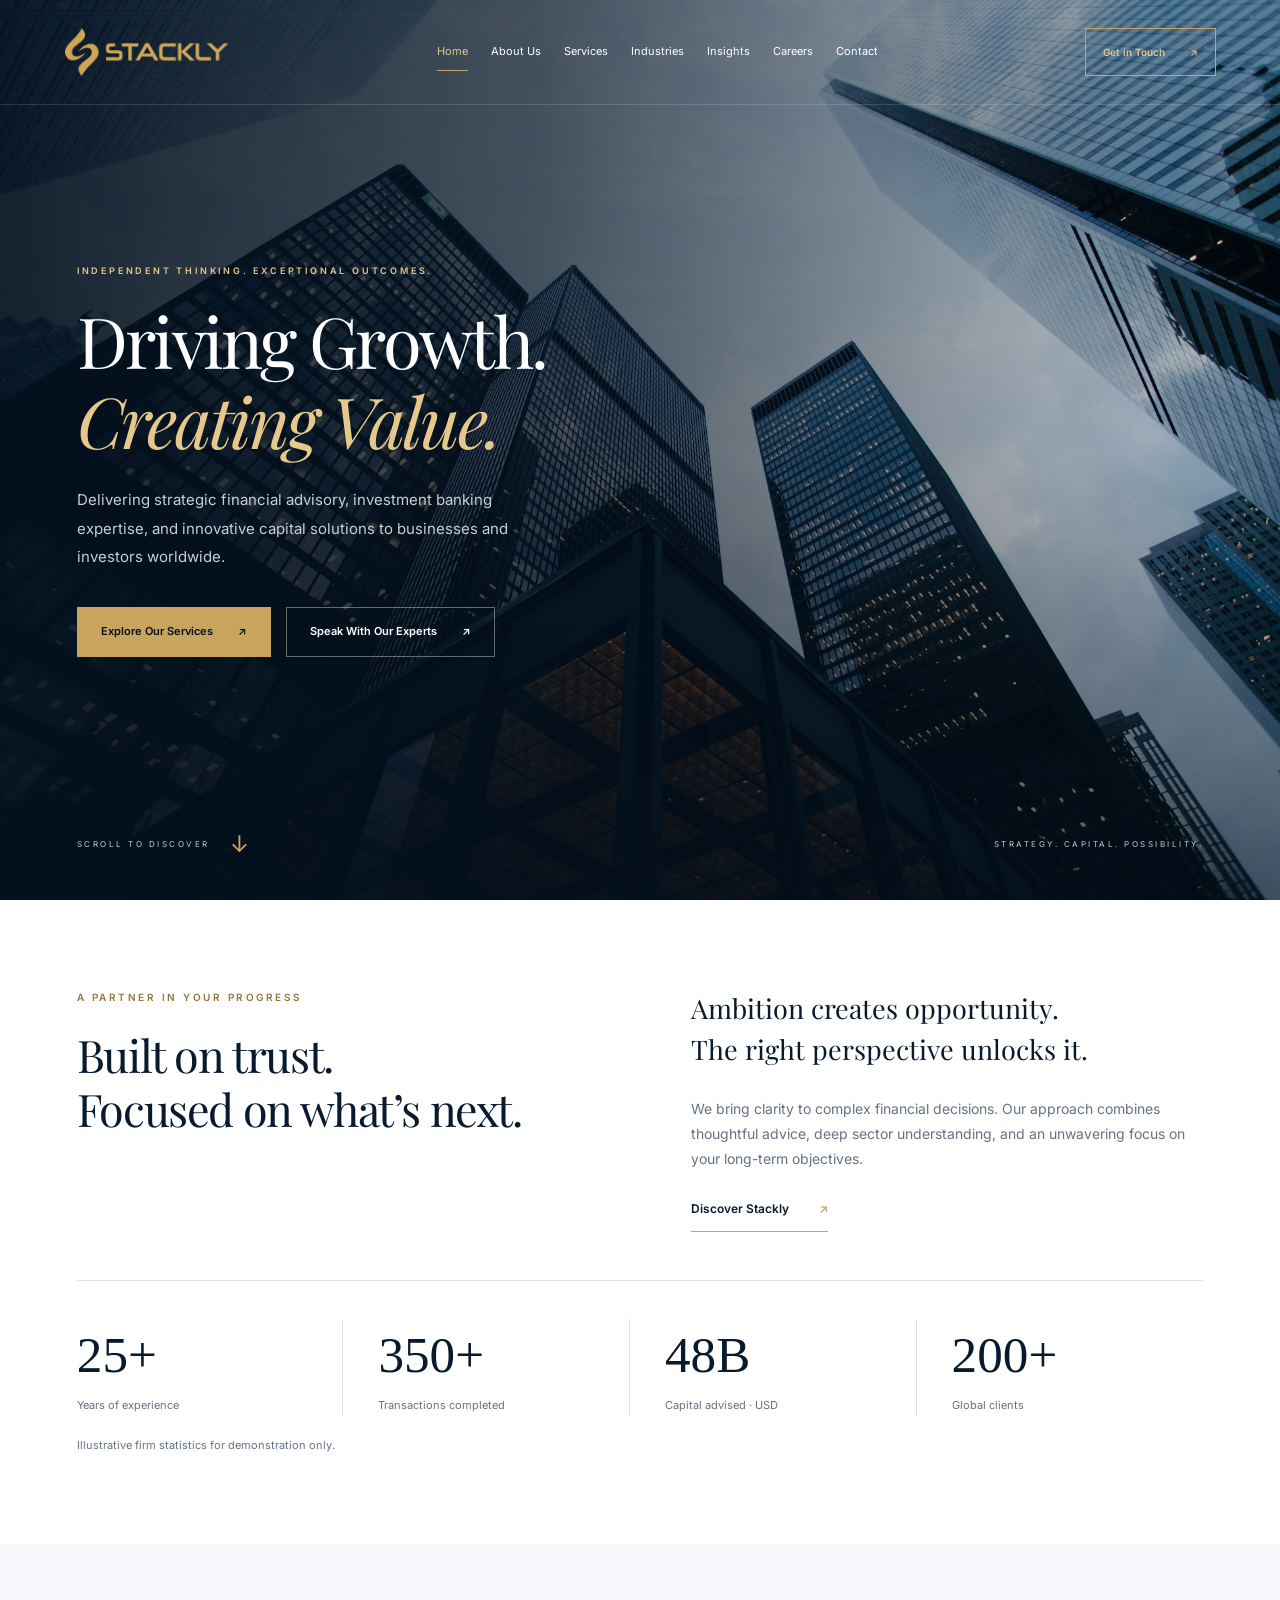
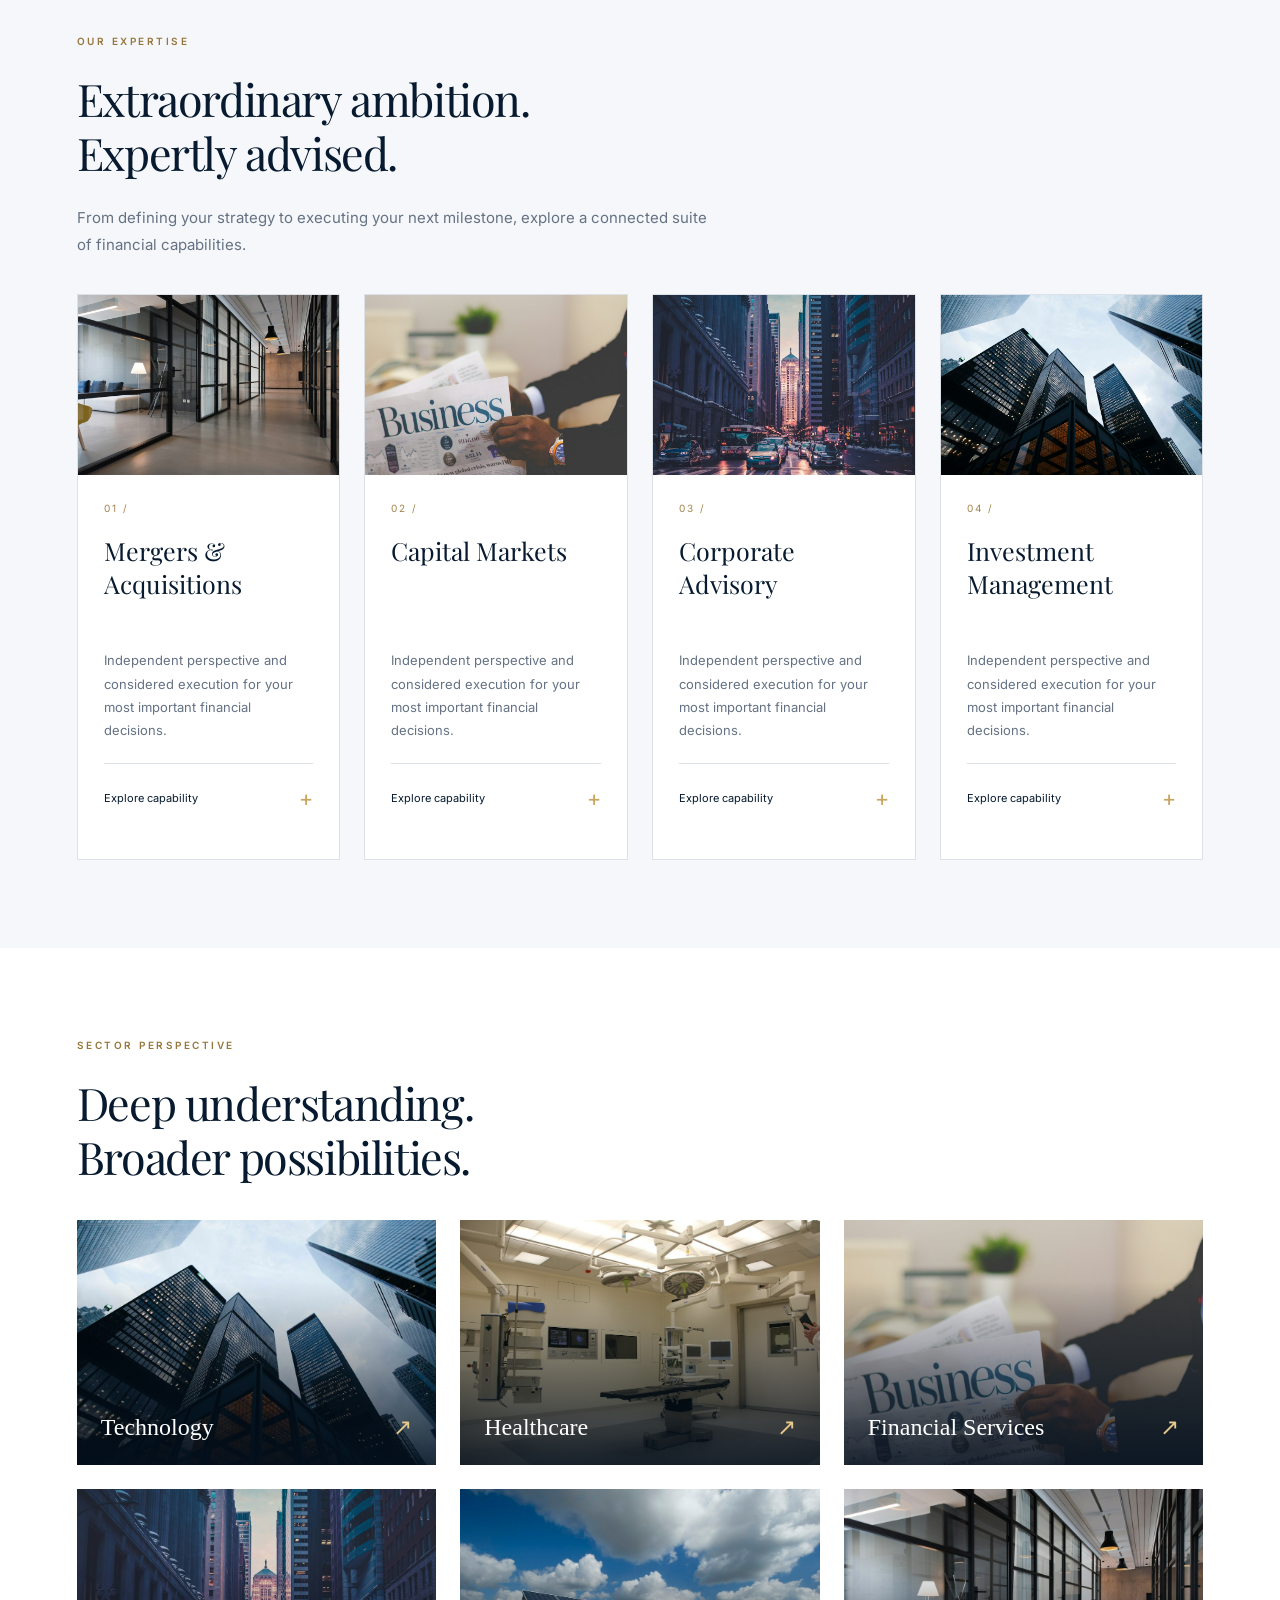
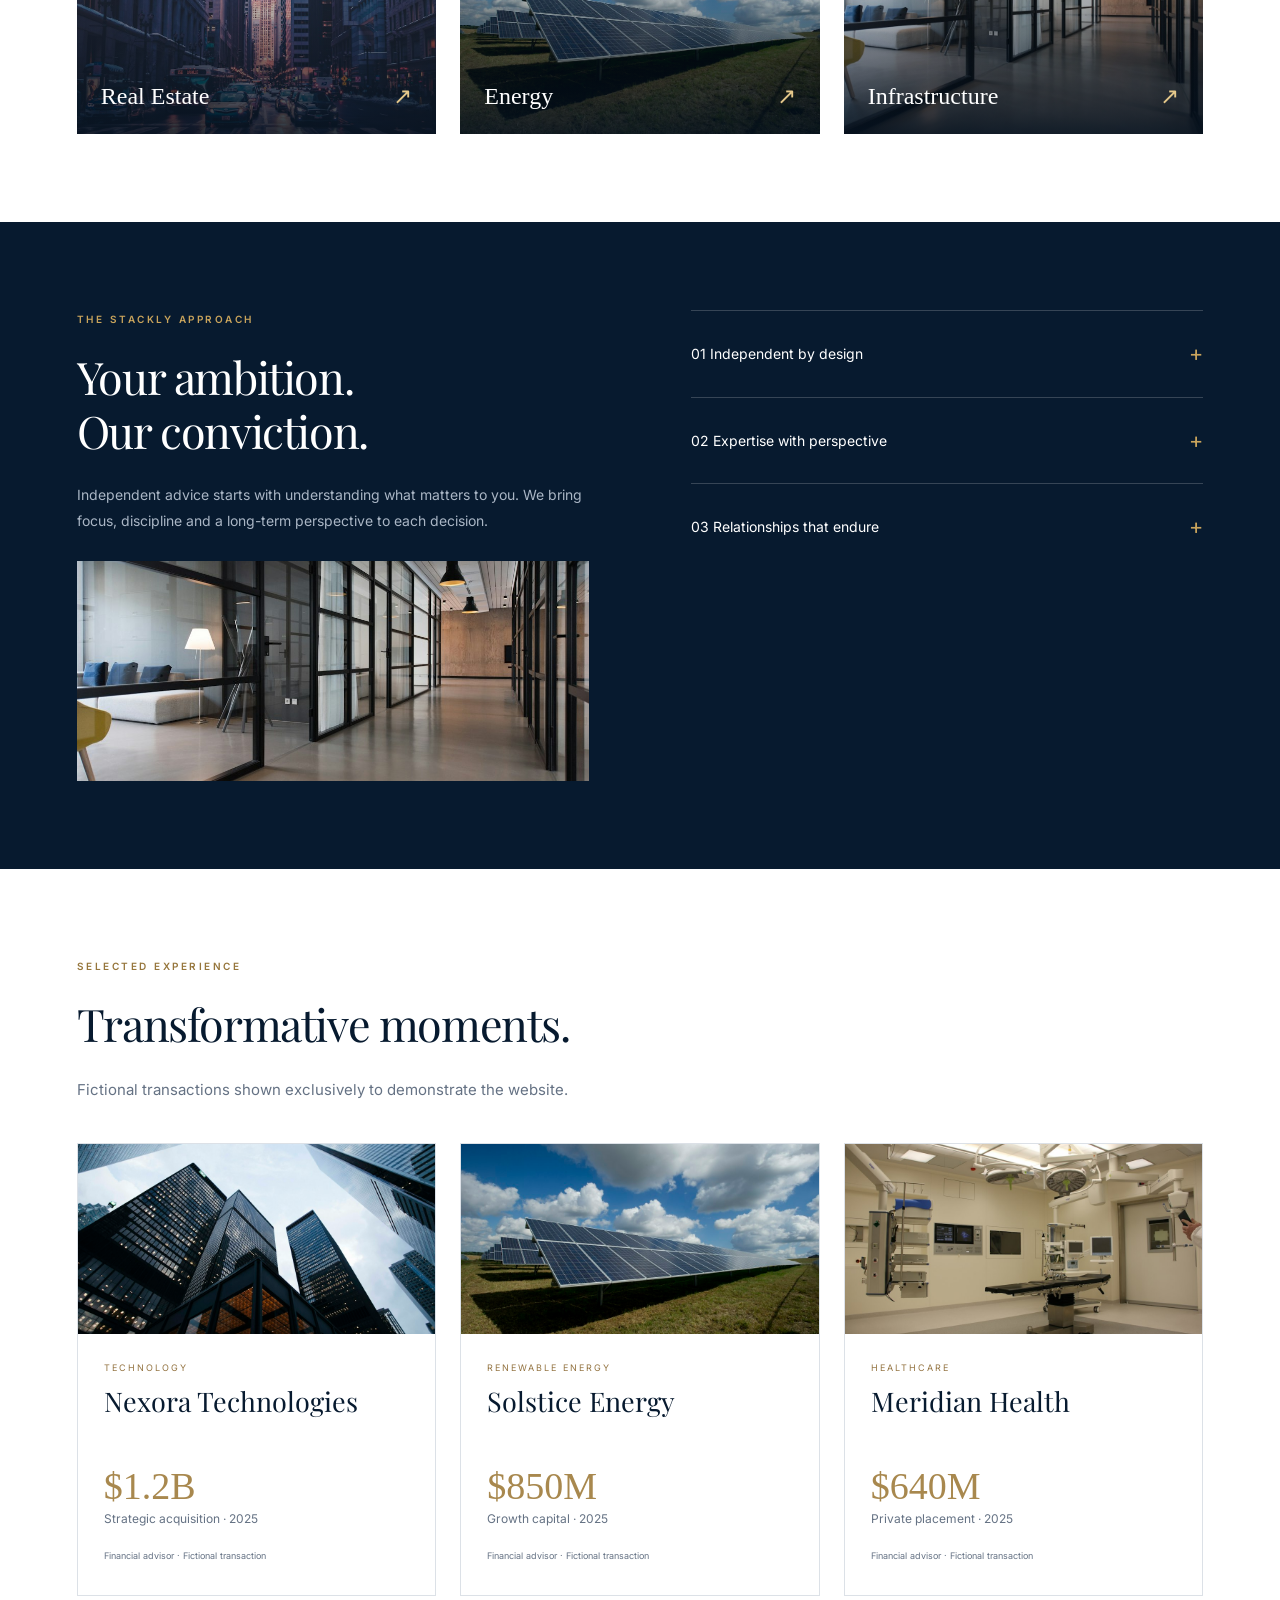
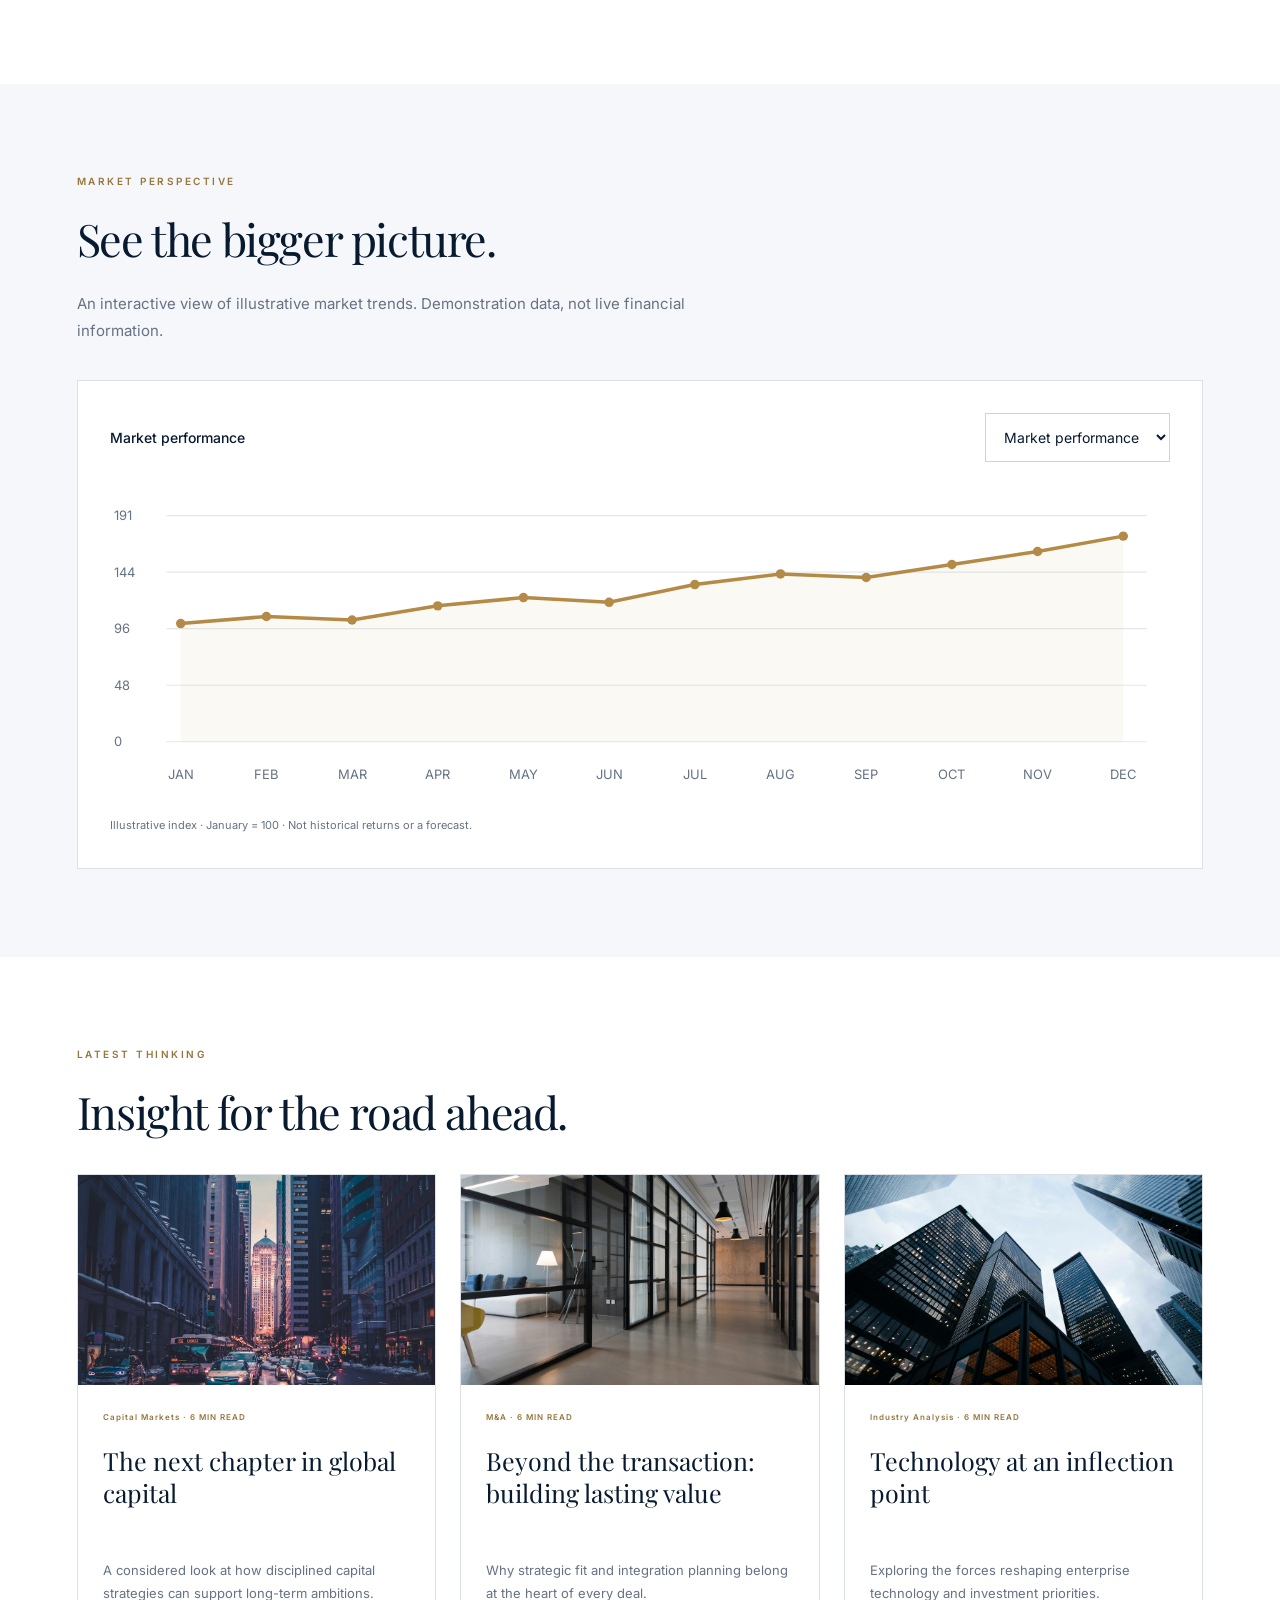
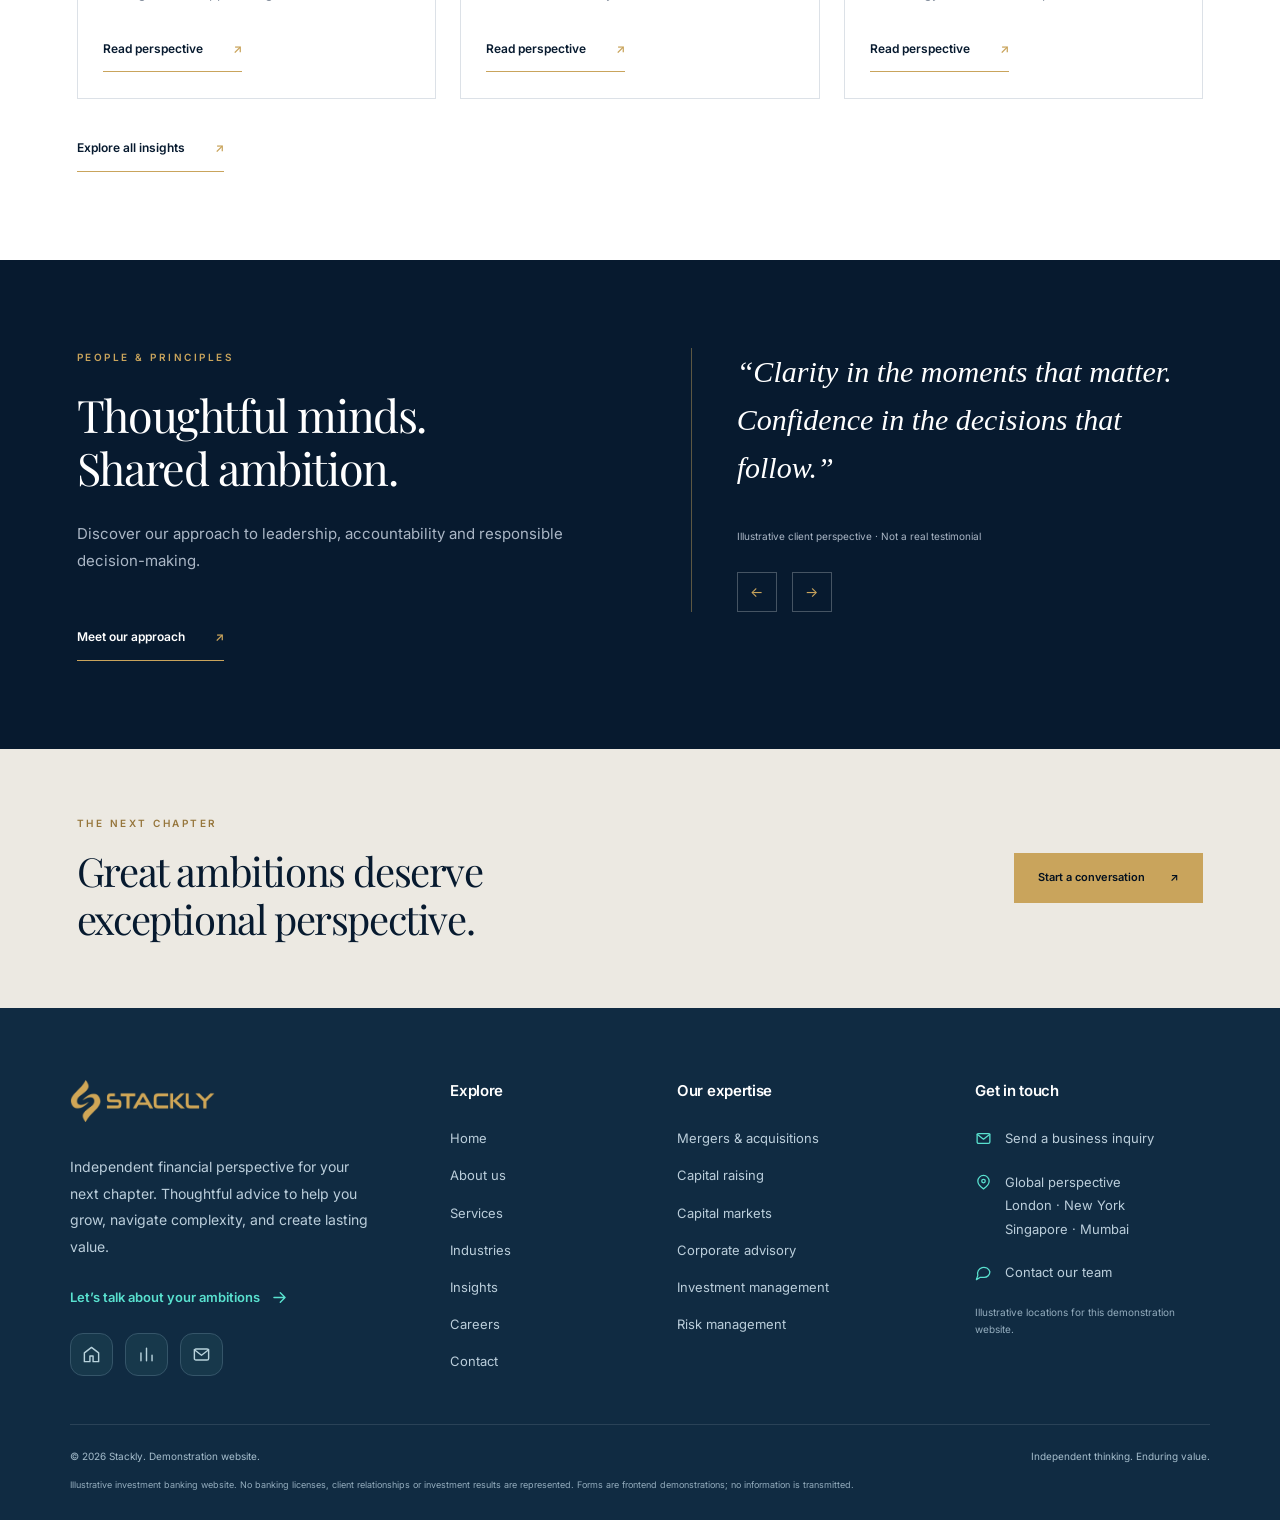
<file: index.html>
<!doctype html>
<html lang="en">
<head>
<meta charset="utf-8">
<meta name="viewport" content="width=device-width,initial-scale=1">
<title>Home | Stackly</title>
<meta name="description" content="Independent thinking, strategic financial advisory and capital solutions. Explore Stackly’s demonstration website.">
<meta property="og:title" content="Home | Stackly">
<meta property="og:description" content="Driving growth. Creating value.">
<meta property="og:type" content="website">
<link rel="preconnect" href="https://fonts.googleapis.com">
<link rel="preconnect" href="https://fonts.gstatic.com" crossorigin>
<link href="https://fonts.googleapis.com/css2?family=Inter:wght@400;500;600;700&family=Playfair+Display:ital,wght@0,400;0,500;0,600;1,400;1,500&display=swap" rel="stylesheet">
<link rel="stylesheet" href="css/site.css">
<script defer src="js/main.js">
</script>
</head>
<body class="home">
<a class="skip" href="#main">Skip to content</a>
<div class="progress">
</div>
<header id="header">
<a class="brand" href="index.html" aria-label="Stackly home">
<img class="stackly-logo" src="assets/images/stackly-logo.png" alt="Stackly" width="346" height="100" decoding="async">
</a>
<button class="menu" aria-label="Open navigation" aria-expanded="false">☰</button>
<nav aria-label="Main navigation">
<a href="index.html">Home</a>
<a href="404.html">About Us</a>
<a href="404.html">Services</a>
<a href="404.html">Industries</a>
<a href="404.html">Insights</a>
<a href="404.html">Careers</a>
<a href="404.html">Contact</a>
</nav>
<a class="button nav-cta" href="contact.html">Get in Touch <span aria-hidden="true">↗</span>
</a>
</header>
<main id="main" class="">
<section class="hero">
<div class="hero-image">
</div>
<div class="hero-content">
<p class="eyebrow">INDEPENDENT THINKING. EXCEPTIONAL OUTCOMES.</p>
<h1>Driving Growth.<br>
<em>Creating Value.</em>
</h1>
<p>Delivering strategic financial advisory, investment banking expertise, and innovative capital solutions to businesses and investors worldwide.</p>
<div class="actions">
<a class="button gold" href="services.html">Explore Our Services <span aria-hidden="true">↗</span>
</a>
<a class="button outline" href="contact.html">Speak With Our Experts <span aria-hidden="true">↗</span>
</a>
</div>
</div>
<div class="hero-bottom">
<a href="#perspective">SCROLL TO DISCOVER <span>↓</span>
</a>
<span>STRATEGY. CAPITAL. POSSIBILITY.</span>
</div>
</section>
<section id="perspective" class="section">
<div class="split">
<div>
<p class="eyebrow">A PARTNER IN YOUR PROGRESS</p>
<h2>Built on trust.<br>Focused on what’s next.</h2>
</div>
<div>
<p class="large-copy">Ambition creates opportunity.<br>The right perspective unlocks it.</p>
<p>We bring clarity to complex financial decisions. Our approach combines thoughtful advice, deep sector understanding, and an unwavering focus on your long-term objectives.</p>
<a class="text-link" href="about.html">Discover Stackly <span aria-hidden="true">↗</span>
</a>
</div>
</div>
<div class="stats">
<div>
<strong class="counter" data-target="25" data-suffix="+">0+</strong>
<span>Years of experience</span>
</div>
<div>
<strong class="counter" data-target="350" data-suffix="+">0+</strong>
<span>Transactions completed</span>
</div>
<div>
<strong class="counter" data-target="48" data-suffix="B">0B</strong>
<span>Capital advised · USD</span>
</div>
<div>
<strong class="counter" data-target="200" data-suffix="+">0+</strong>
<span>Global clients</span>
</div>
</div>
<p class="note">Illustrative firm statistics for demonstration only.</p>
</section>
<section class="section light">
<p class="eyebrow">OUR EXPERTISE</p>
<h2>Extraordinary ambition.<br>Expertly advised.</h2>
<p class="intro">From defining your strategy to executing your next milestone, explore a connected suite of financial capabilities.</p>
<div class="cards">
<article class="card filter-item reveal" data-category="Advisory">
<img class="card-photo" src="assets/images/advisory.jpg" alt="Contemporary office meeting space overlooking the city" width="1000" height="667" loading="lazy" decoding="async">
<span class="card-number">01 /</span>
<h3>Mergers & Acquisitions</h3>
<p>Independent perspective and considered execution for your most important financial decisions.</p>
<details>
<summary>Explore capability</summary>
<p>From initial assessment and valuation to structuring, diligence and execution, our approach aligns each decision with your strategic priorities. Discuss your requirements with our advisory team.</p>
<a class="text-link" href="contact.html">Discuss your objectives <span aria-hidden="true">↗</span>
</a>
</details>
</article>
<article class="card filter-item reveal" data-category="Capital">
<img class="card-photo" src="assets/images/markets.jpg" alt="Financial district architecture viewed from street level" width="1000" height="667" loading="lazy" decoding="async">
<span class="card-number">02 /</span>
<h3>Capital Markets</h3>
<p>Independent perspective and considered execution for your most important financial decisions.</p>
<details>
<summary>Explore capability</summary>
<p>From initial assessment and valuation to structuring, diligence and execution, our approach aligns each decision with your strategic priorities. Discuss your requirements with our advisory team.</p>
<a class="text-link" href="contact.html">Discuss your objectives <span aria-hidden="true">↗</span>
</a>
</details>
</article>
<article class="card filter-item reveal" data-category="Advisory">
<img class="card-photo" src="assets/images/city.jpg" alt="City skyline and illuminated buildings at dusk" width="1000" height="667" loading="lazy" decoding="async">
<span class="card-number">03 /</span>
<h3>Corporate Advisory</h3>
<p>Independent perspective and considered execution for your most important financial decisions.</p>
<details>
<summary>Explore capability</summary>
<p>From initial assessment and valuation to structuring, diligence and execution, our approach aligns each decision with your strategic priorities. Discuss your requirements with our advisory team.</p>
<a class="text-link" href="contact.html">Discuss your objectives <span aria-hidden="true">↗</span>
</a>
</details>
</article>
<article class="card filter-item reveal" data-category="Capital">
<img class="card-photo" src="assets/images/technology.jpg" alt="Modern glass towers in a business district" width="1000" height="667" loading="lazy" decoding="async">
<span class="card-number">04 /</span>
<h3>Investment Management</h3>
<p>Independent perspective and considered execution for your most important financial decisions.</p>
<details>
<summary>Explore capability</summary>
<p>From initial assessment and valuation to structuring, diligence and execution, our approach aligns each decision with your strategic priorities. Discuss your requirements with our advisory team.</p>
<a class="text-link" href="contact.html">Discuss your objectives <span aria-hidden="true">↗</span>
</a>
</details>
</article>
</div>
</section>
<section class="section">
<p class="eyebrow">SECTOR PERSPECTIVE</p>
<h2>Deep understanding.<br>Broader possibilities.</h2>
<div class="sector-grid">
<a class="sector-card" href="industries.html">
<img class="sector-photo" src="assets/images/technology.jpg" alt="Modern glass towers in a business district" width="1000" height="667" loading="lazy" decoding="async">
<span class="sector-caption">
<span>Technology</span>
<span aria-hidden="true">↗</span>
</span>
</a>
<a class="sector-card" href="industries.html">
<img class="sector-photo" src="assets/images/healthcare.jpg" alt="Modern clinical equipment in a hospital operating room" width="1000" height="667" loading="lazy" decoding="async">
<span class="sector-caption">
<span>Healthcare</span>
<span aria-hidden="true">↗</span>
</span>
</a>
<a class="sector-card" href="industries.html">
<img class="sector-photo" src="assets/images/markets.jpg" alt="Financial district architecture viewed from street level" width="1000" height="667" loading="lazy" decoding="async">
<span class="sector-caption">
<span>Financial Services</span>
<span aria-hidden="true">↗</span>
</span>
</a>
<a class="sector-card" href="industries.html">
<img class="sector-photo" src="assets/images/city.jpg" alt="City skyline and illuminated buildings at dusk" width="1000" height="667" loading="lazy" decoding="async">
<span class="sector-caption">
<span>Real Estate</span>
<span aria-hidden="true">↗</span>
</span>
</a>
<a class="sector-card" href="industries.html">
<img class="sector-photo" src="assets/images/energy.jpg" alt="Solar panels capturing renewable energy" width="1000" height="667" loading="lazy" decoding="async">
<span class="sector-caption">
<span>Energy</span>
<span aria-hidden="true">↗</span>
</span>
</a>
<a class="sector-card" href="industries.html">
<img class="sector-photo" src="assets/images/advisory.jpg" alt="Contemporary office meeting space overlooking the city" width="1000" height="667" loading="lazy" decoding="async">
<span class="sector-caption">
<span>Infrastructure</span>
<span aria-hidden="true">↗</span>
</span>
</a>
</div>
</section>
<section class="section navy">
<div class="split">
<div>
<p class="eyebrow">THE STACKLY APPROACH</p>
<h2>Your ambition.<br>Our conviction.</h2>
<p>Independent advice starts with understanding what matters to you. We bring focus, discipline and a long-term perspective to each decision.</p>
<img class="approach-photo" src="assets/images/advisory.jpg" alt="Contemporary office meeting space overlooking the city" width="1000" height="667" loading="lazy" decoding="async">
</div>
<div>
<details>
<summary>01  Independent by design</summary>
<p>We begin by understanding your priorities, challenge assumptions with care, and develop practical strategies built around your business.</p>
</details>
<details>
<summary>02  Expertise with perspective</summary>
<p>We begin by understanding your priorities, challenge assumptions with care, and develop practical strategies built around your business.</p>
</details>
<details>
<summary>03  Relationships that endure</summary>
<p>We begin by understanding your priorities, challenge assumptions with care, and develop practical strategies built around your business.</p>
</details>
</div>
</div>
</section>
<section class="section">
<p class="eyebrow">SELECTED EXPERIENCE</p>
<h2>Transformative moments.</h2>
<p class="intro">Fictional transactions shown exclusively to demonstrate the website.</p>
<div class="deals">
<article>
<img class="deal-photo" src="assets/images/technology.jpg" alt="Modern glass towers in a business district" width="1000" height="667" loading="lazy" decoding="async">
<p>TECHNOLOGY</p>
<h3>Nexora Technologies</h3>
<strong>$1.2B</strong>
<p>Strategic acquisition · 2025</p>
<span>Financial advisor · Fictional transaction</span>
</article>
<article>
<img class="deal-photo" src="assets/images/energy.jpg" alt="Solar panels capturing renewable energy" width="1000" height="667" loading="lazy" decoding="async">
<p>RENEWABLE ENERGY</p>
<h3>Solstice Energy</h3>
<strong>$850M</strong>
<p>Growth capital · 2025</p>
<span>Financial advisor · Fictional transaction</span>
</article>
<article>
<img class="deal-photo" src="assets/images/healthcare.jpg" alt="Modern clinical equipment in a hospital operating room" width="1000" height="667" loading="lazy" decoding="async">
<p>HEALTHCARE</p>
<h3>Meridian Health</h3>
<strong>$640M</strong>
<p>Private placement · 2025</p>
<span>Financial advisor · Fictional transaction</span>
</article>
</div>
</section>
<section class="section light">
<p class="eyebrow">MARKET PERSPECTIVE</p>
<h2>See the bigger picture.</h2>
<p class="intro">An interactive view of illustrative market trends. Demonstration data, not live financial information.</p>
<div class="chart-panel">
<div class="chart-controls">
<strong id="chart-title">Market performance</strong>
<select id="chart-select" aria-label="Chart metric">
<option>Market performance</option>
<option>Investment growth</option>
<option>Industry distribution</option>
<option>Capital allocation</option>
</select>
</div>
<svg id="chart" viewBox="0 0 900 260" role="img" aria-label="Illustrative financial chart">
</svg>
<p id="chart-note" class="note">
</p>
</div>
</section>
<section class="section">
<p class="eyebrow">LATEST THINKING</p>
<h2>Insight for the road ahead.</h2>
<div class="cards articles">
<article class="card filter-item" data-category="Capital Markets">
<div class="article-art">
<img class="insight-photo" src="assets/images/city.jpg" alt="City skyline and illuminated buildings at dusk" width="1000" height="667" loading="lazy" decoding="async">
</div>
<p class="eyebrow">Capital Markets · 6 MIN READ</p>
<h3>The next chapter in global capital</h3>
<p>A considered look at how disciplined capital strategies can support long-term ambitions.</p>
<a class="text-link" href="article-1.html">Read perspective <span aria-hidden="true">↗</span>
</a>
</article>
<article class="card filter-item" data-category="M&A">
<div class="article-art">
<img class="insight-photo" src="assets/images/advisory.jpg" alt="Contemporary office meeting space overlooking the city" width="1000" height="667" loading="lazy" decoding="async">
</div>
<p class="eyebrow">M&A · 6 MIN READ</p>
<h3>Beyond the transaction: building lasting value</h3>
<p>Why strategic fit and integration planning belong at the heart of every deal.</p>
<a class="text-link" href="article-2.html">Read perspective <span aria-hidden="true">↗</span>
</a>
</article>
<article class="card filter-item" data-category="Industry Analysis">
<div class="article-art">
<img class="insight-photo" src="assets/images/technology.jpg" alt="Modern glass towers in a business district" width="1000" height="667" loading="lazy" decoding="async">
</div>
<p class="eyebrow">Industry Analysis · 6 MIN READ</p>
<h3>Technology at an inflection point</h3>
<p>Exploring the forces reshaping enterprise technology and investment priorities.</p>
<a class="text-link" href="article-3.html">Read perspective <span aria-hidden="true">↗</span>
</a>
</article>
</div>
<a class="text-link" href="insights.html">Explore all insights <span aria-hidden="true">↗</span>
</a>
</section>
<section class="section navy">
<div class="split">
<div>
<p class="eyebrow">PEOPLE & PRINCIPLES</p>
<h2>Thoughtful minds.<br>Shared ambition.</h2>
<p class="intro">Discover our approach to leadership, accountability and responsible decision-making.</p>
<a class="text-link" href="about.html">Meet our approach <span aria-hidden="true">↗</span>
</a>
</div>
<div class="quote">
<p id="quote">“Clarity in the moments that matter. Confidence in the decisions that follow.”</p>
<span id="quote-source">Illustrative client perspective · Not a real testimonial</span>
<div class="actions">
<button class="quote-prev" aria-label="Previous perspective">←</button>
<button class="quote-next" aria-label="Next perspective">→</button>
</div>
</div>
</div>
</section>
</main>
<section class="cta">
<div>
<p class="eyebrow">THE NEXT CHAPTER</p>
<h2>Great ambitions deserve<br>exceptional perspective.</h2>
</div>
<a class="button gold" href="contact.html">Start a conversation <span aria-hidden="true">↗</span>
</a>
</section>
<footer class="site-footer">
<div class="footer-grid">
<div class="footer-brand-column">
<a class="brand" href="index.html" aria-label="Stackly home">
<img class="stackly-logo" src="assets/images/stackly-logo.png" alt="Stackly" width="346" height="100" decoding="async">
</a>
<p>Independent financial perspective for your next chapter. Thoughtful advice to help you grow, navigate complexity, and create lasting value.</p>
<a class="footer-conversation" href="404.html">Let’s talk about your ambitions <svg viewBox="0 0 24 24" fill="none" stroke="currentColor" stroke-width="1.8" stroke-linecap="round" stroke-linejoin="round" aria-hidden="true">
<path d="M5 12h14m-6-6 6 6-6 6"/>
</svg>
</a>
<div class="footer-shortcuts" aria-label="Quick actions">
<a href="index.html" aria-label="Go to homepage">
<svg viewBox="0 0 24 24" fill="none" stroke="currentColor" stroke-width="1.8" stroke-linecap="round" stroke-linejoin="round" aria-hidden="true">
<path d="m3 10 9-7 9 7v11h-7v-7h-4v7H3Z"/>
</svg>
</a>
<a href="404.html" aria-label="Explore market insights">
<svg viewBox="0 0 24 24" fill="none" stroke="currentColor" stroke-width="1.8" stroke-linecap="round" stroke-linejoin="round" aria-hidden="true">
<path d="M5 20V10m7 10V4m7 16v-7"/>
</svg>
</a>
<a href="404.html" aria-label="Contact our team">
<svg viewBox="0 0 24 24" fill="none" stroke="currentColor" stroke-width="1.8" stroke-linecap="round" stroke-linejoin="round" aria-hidden="true">
<rect x="3" y="5" width="18" height="14" rx="2"/>
<path d="m3 6 9 7 9-7"/>
</svg>
</a>
</div>
</div>
<div class="footer-column">
<h2>Explore</h2>
<ul>
<li>
<a href="index.html">Home</a>
</li>
<li>
<a href="404.html">About us</a>
</li>
<li>
<a href="404.html">Services</a>
</li>
<li>
<a href="404.html">Industries</a>
</li>
<li>
<a href="404.html">Insights</a>
</li>
<li>
<a href="404.html">Careers</a>
</li>
<li>
<a href="404.html">Contact</a>
</li>
</ul>
</div>
<div class="footer-column">
<h2>Our expertise</h2>
<ul>
<li>
<a href="404.html">Mergers & acquisitions</a>
</li>
<li>
<a href="404.html">Capital raising</a>
</li>
<li>
<a href="404.html">Capital markets</a>
</li>
<li>
<a href="404.html">Corporate advisory</a>
</li>
<li>
<a href="404.html">Investment management</a>
</li>
<li>
<a href="404.html">Risk management</a>
</li>
</ul>
</div>
<div class="footer-column footer-contact">
<h2>Get in touch</h2>
<a class="contact-row" href="404.html">
<svg viewBox="0 0 24 24" fill="none" stroke="currentColor" stroke-width="1.8" stroke-linecap="round" stroke-linejoin="round" aria-hidden="true">
<rect x="3" y="5" width="18" height="14" rx="2"/>
<path d="m3 6 9 7 9-7"/>
</svg>
<span>Send a business inquiry</span>
</a>
<div class="contact-row">
<svg viewBox="0 0 24 24" fill="none" stroke="currentColor" stroke-width="1.8" stroke-linecap="round" stroke-linejoin="round" aria-hidden="true">
<path d="M20 10c0 6-8 11-8 11S4 16 4 10a8 8 0 1 1 16 0Z"/>
<circle cx="12" cy="10" r="2.5"/>
</svg>
<span>Global perspective<br>London · New York<br>Singapore · Mumbai</span>
</div>
<a class="contact-row" href="404.html">
<svg viewBox="0 0 24 24" fill="none" stroke="currentColor" stroke-width="1.8" stroke-linecap="round" stroke-linejoin="round" aria-hidden="true">
<path d="M21 11a8 8 0 0 1-8 8H7l-5 3 2-6a8 8 0 1 1 17-5Z"/>
</svg>
<span>Contact our team</span>
</a>
<p class="footer-contact-note">Illustrative locations for this demonstration website.</p>
</div>
</div>
<div class="footer-legal">
<span>© 2026 Stackly. Demonstration website.</span>
<span>Independent thinking. Enduring value.</span>
</div>
<p class="footer-disclaimer">Illustrative investment banking website. No banking licenses, client relationships or investment results are represented. Forms are frontend demonstrations; no information is transmitted.</p>
</footer>
<button class="to-top" aria-label="Back to top">↑</button>
</body>
</html>
</file>
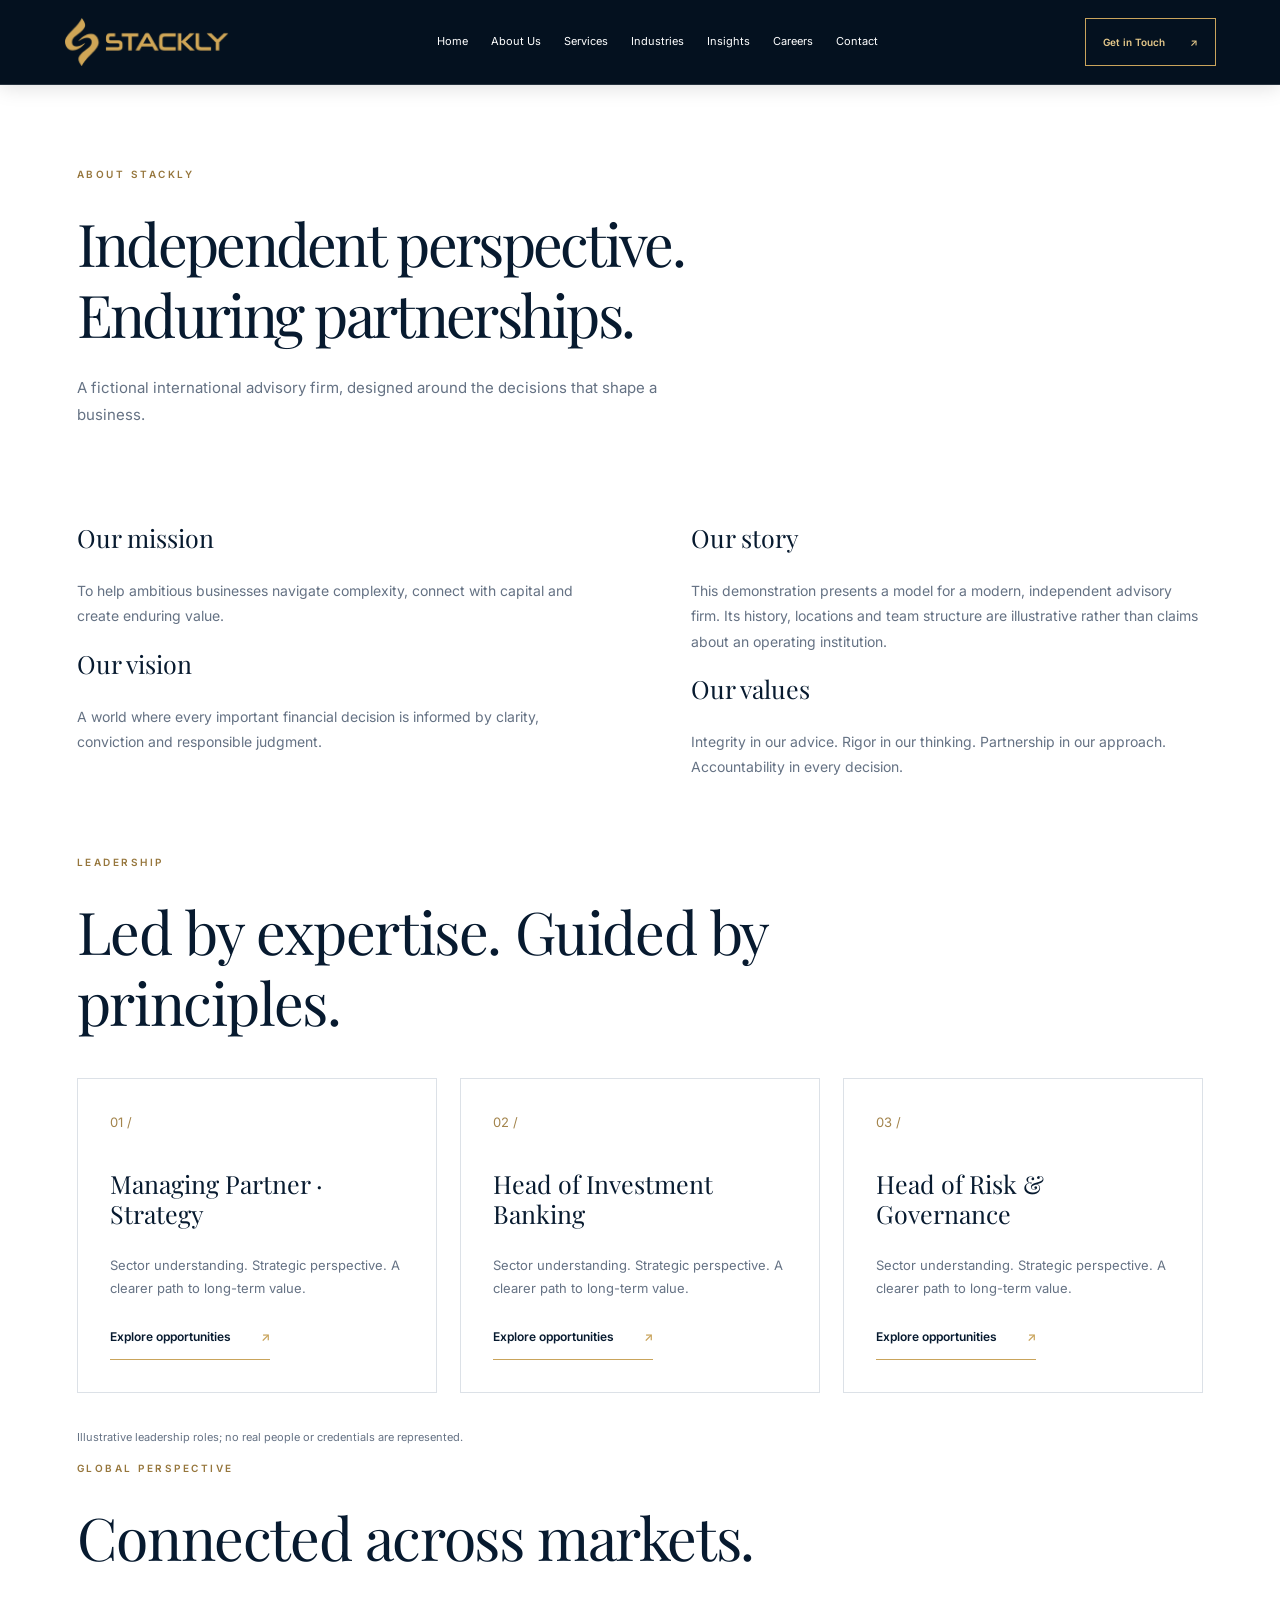
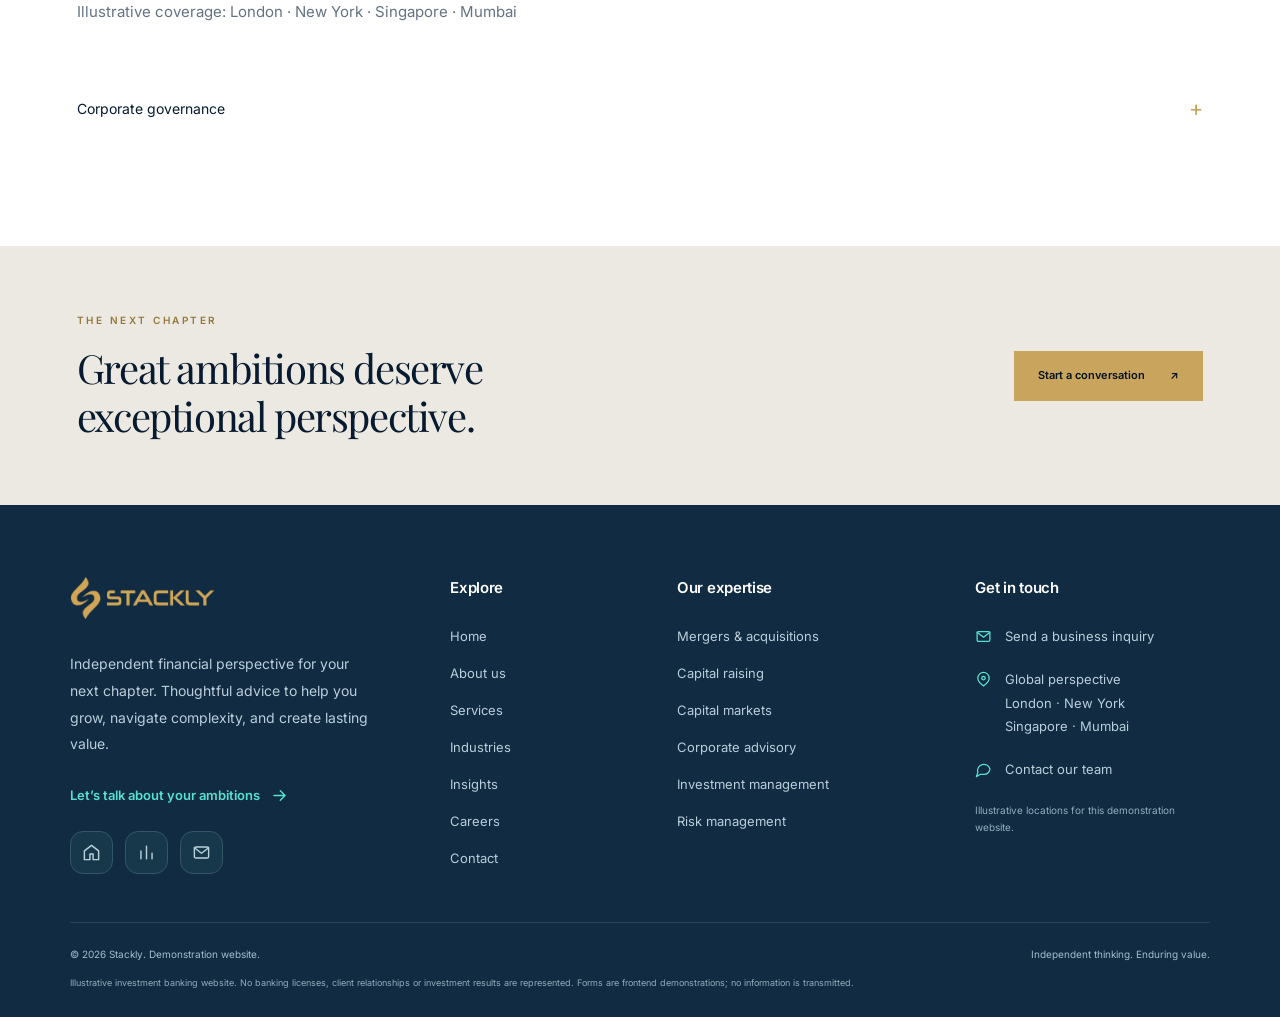
<file: about.html>
<!doctype html>
<html lang="en">
<head>
<meta charset="utf-8">
<meta name="viewport" content="width=device-width,initial-scale=1">
<title>About Us | Stackly</title>
<meta name="description" content="Independent thinking, strategic financial advisory and capital solutions. Explore Stackly’s demonstration website.">
<meta property="og:title" content="About Us | Stackly">
<meta property="og:description" content="Driving growth. Creating value.">
<meta property="og:type" content="website">
<link rel="preconnect" href="https://fonts.googleapis.com">
<link rel="preconnect" href="https://fonts.gstatic.com" crossorigin>
<link href="https://fonts.googleapis.com/css2?family=Inter:wght@400;500;600;700&family=Playfair+Display:ital,wght@0,400;0,500;0,600;1,400;1,500&display=swap" rel="stylesheet">
<link rel="stylesheet" href="css/site.css">
<script defer src="js/main.js">
</script>
</head>
<body class="inner">
<a class="skip" href="#main">Skip to content</a>
<div class="progress">
</div>
<header id="header">
<a class="brand" href="index.html" aria-label="Stackly home">
<img class="stackly-logo" src="assets/images/stackly-logo.png" alt="Stackly" width="346" height="100" decoding="async">
</a>
<button class="menu" aria-label="Open navigation" aria-expanded="false">☰</button>
<nav aria-label="Main navigation">
<a href="index.html">Home</a>
<a href="404.html">About Us</a>
<a href="404.html">Services</a>
<a href="404.html">Industries</a>
<a href="404.html">Insights</a>
<a href="404.html">Careers</a>
<a href="404.html">Contact</a>
</nav>
<a class="button nav-cta" href="contact.html">Get in Touch <span aria-hidden="true">↗</span>
</a>
</header>
<main id="main" class="page section">
<p class="eyebrow">ABOUT STACKLY</p>
<h1>Independent perspective.<br>Enduring partnerships.</h1>
<p class="intro">A fictional international advisory firm, designed around the decisions that shape a business.</p>
<div class="split prose">
<div>
<h3>Our mission</h3>
<p>To help ambitious businesses navigate complexity, connect with capital and create enduring value.</p>
<h3>Our vision</h3>
<p>A world where every important financial decision is informed by clarity, conviction and responsible judgment.</p>
</div>
<div>
<h3>Our story</h3>
<p>This demonstration presents a model for a modern, independent advisory firm. Its history, locations and team structure are illustrative rather than claims about an operating institution.</p>
<h3>Our values</h3>
<p>Integrity in our advice. Rigor in our thinking. Partnership in our approach. Accountability in every decision.</p>
</div>
</div>
<p class="eyebrow">LEADERSHIP</p>
<h2>Led by expertise. Guided by principles.</h2>
<p class="intro">
</p>
<div class="cards">
<article class="card filter-item reveal" data-category="Managing Partner · Strategy">
<span class="card-number">01 /</span>
<h3>Managing Partner · Strategy</h3>
<p>Sector understanding. Strategic perspective. A clearer path to long-term value.</p>
<a class="text-link" href="contact.html">Explore opportunities <span aria-hidden="true">↗</span>
</a>
</article>
<article class="card filter-item reveal" data-category="Head of Investment Banking">
<span class="card-number">02 /</span>
<h3>Head of Investment Banking</h3>
<p>Sector understanding. Strategic perspective. A clearer path to long-term value.</p>
<a class="text-link" href="contact.html">Explore opportunities <span aria-hidden="true">↗</span>
</a>
</article>
<article class="card filter-item reveal" data-category="Head of Risk & Governance">
<span class="card-number">03 /</span>
<h3>Head of Risk & Governance</h3>
<p>Sector understanding. Strategic perspective. A clearer path to long-term value.</p>
<a class="text-link" href="contact.html">Explore opportunities <span aria-hidden="true">↗</span>
</a>
</article>
</div>
<p class="note">Illustrative leadership roles; no real people or credentials are represented.</p>
<p class="eyebrow">GLOBAL PERSPECTIVE</p>
<h2>Connected across markets.</h2>
<p class="intro">Illustrative coverage: London · New York · Singapore · Mumbai</p>
<details>
<summary>Corporate governance</summary>
<p>A proposed governance framework includes independent oversight, conflicts management, responsible information handling and transparent decision-making. No regulatory authorization is claimed.</p>
</details>
</main>
<section class="cta">
<div>
<p class="eyebrow">THE NEXT CHAPTER</p>
<h2>Great ambitions deserve<br>exceptional perspective.</h2>
</div>
<a class="button gold" href="contact.html">Start a conversation <span aria-hidden="true">↗</span>
</a>
</section>
<footer class="site-footer">
<div class="footer-grid">
<div class="footer-brand-column">
<a class="brand" href="index.html" aria-label="Stackly home">
<img class="stackly-logo" src="assets/images/stackly-logo.png" alt="Stackly" width="346" height="100" decoding="async">
</a>
<p>Independent financial perspective for your next chapter. Thoughtful advice to help you grow, navigate complexity, and create lasting value.</p>
<a class="footer-conversation" href="404.html">Let’s talk about your ambitions <svg viewBox="0 0 24 24" fill="none" stroke="currentColor" stroke-width="1.8" stroke-linecap="round" stroke-linejoin="round" aria-hidden="true">
<path d="M5 12h14m-6-6 6 6-6 6"/>
</svg>
</a>
<div class="footer-shortcuts" aria-label="Quick actions">
<a href="index.html" aria-label="Go to homepage">
<svg viewBox="0 0 24 24" fill="none" stroke="currentColor" stroke-width="1.8" stroke-linecap="round" stroke-linejoin="round" aria-hidden="true">
<path d="m3 10 9-7 9 7v11h-7v-7h-4v7H3Z"/>
</svg>
</a>
<a href="404.html" aria-label="Explore market insights">
<svg viewBox="0 0 24 24" fill="none" stroke="currentColor" stroke-width="1.8" stroke-linecap="round" stroke-linejoin="round" aria-hidden="true">
<path d="M5 20V10m7 10V4m7 16v-7"/>
</svg>
</a>
<a href="404.html" aria-label="Contact our team">
<svg viewBox="0 0 24 24" fill="none" stroke="currentColor" stroke-width="1.8" stroke-linecap="round" stroke-linejoin="round" aria-hidden="true">
<rect x="3" y="5" width="18" height="14" rx="2"/>
<path d="m3 6 9 7 9-7"/>
</svg>
</a>
</div>
</div>
<div class="footer-column">
<h2>Explore</h2>
<ul>
<li>
<a href="index.html">Home</a>
</li>
<li>
<a href="404.html">About us</a>
</li>
<li>
<a href="404.html">Services</a>
</li>
<li>
<a href="404.html">Industries</a>
</li>
<li>
<a href="404.html">Insights</a>
</li>
<li>
<a href="404.html">Careers</a>
</li>
<li>
<a href="404.html">Contact</a>
</li>
</ul>
</div>
<div class="footer-column">
<h2>Our expertise</h2>
<ul>
<li>
<a href="404.html">Mergers & acquisitions</a>
</li>
<li>
<a href="404.html">Capital raising</a>
</li>
<li>
<a href="404.html">Capital markets</a>
</li>
<li>
<a href="404.html">Corporate advisory</a>
</li>
<li>
<a href="404.html">Investment management</a>
</li>
<li>
<a href="404.html">Risk management</a>
</li>
</ul>
</div>
<div class="footer-column footer-contact">
<h2>Get in touch</h2>
<a class="contact-row" href="404.html">
<svg viewBox="0 0 24 24" fill="none" stroke="currentColor" stroke-width="1.8" stroke-linecap="round" stroke-linejoin="round" aria-hidden="true">
<rect x="3" y="5" width="18" height="14" rx="2"/>
<path d="m3 6 9 7 9-7"/>
</svg>
<span>Send a business inquiry</span>
</a>
<div class="contact-row">
<svg viewBox="0 0 24 24" fill="none" stroke="currentColor" stroke-width="1.8" stroke-linecap="round" stroke-linejoin="round" aria-hidden="true">
<path d="M20 10c0 6-8 11-8 11S4 16 4 10a8 8 0 1 1 16 0Z"/>
<circle cx="12" cy="10" r="2.5"/>
</svg>
<span>Global perspective<br>London · New York<br>Singapore · Mumbai</span>
</div>
<a class="contact-row" href="404.html">
<svg viewBox="0 0 24 24" fill="none" stroke="currentColor" stroke-width="1.8" stroke-linecap="round" stroke-linejoin="round" aria-hidden="true">
<path d="M21 11a8 8 0 0 1-8 8H7l-5 3 2-6a8 8 0 1 1 17-5Z"/>
</svg>
<span>Contact our team</span>
</a>
<p class="footer-contact-note">Illustrative locations for this demonstration website.</p>
</div>
</div>
<div class="footer-legal">
<span>© 2026 Stackly. Demonstration website.</span>
<span>Independent thinking. Enduring value.</span>
</div>
<p class="footer-disclaimer">Illustrative investment banking website. No banking licenses, client relationships or investment results are represented. Forms are frontend demonstrations; no information is transmitted.</p>
</footer>
<button class="to-top" aria-label="Back to top">↑</button>
</body>
</html>
</file>
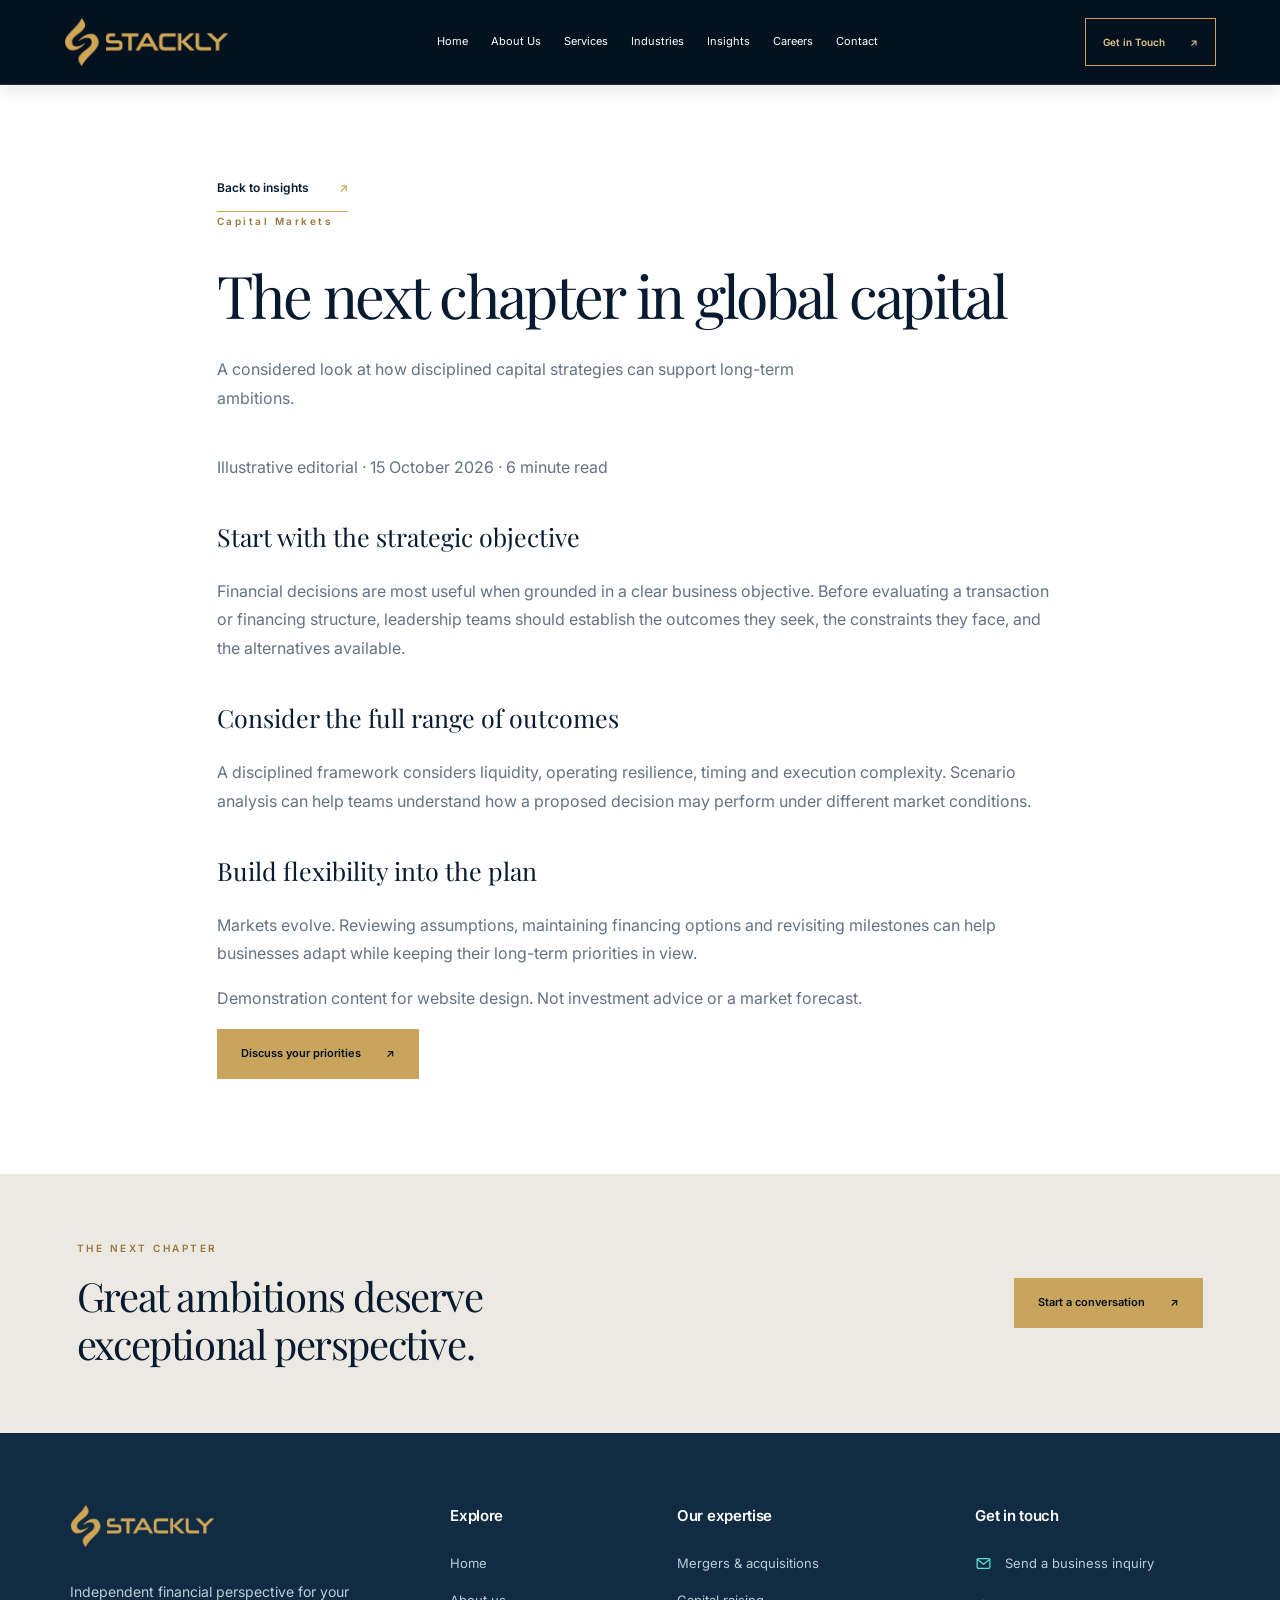
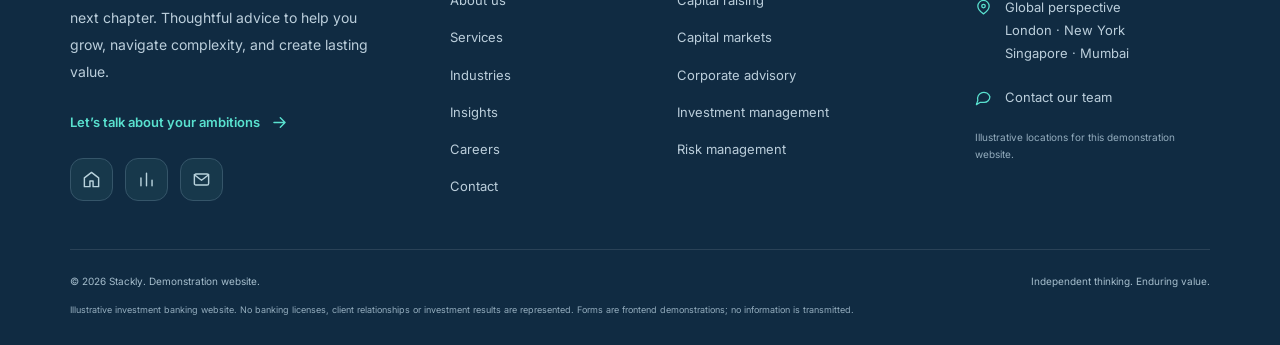
<file: article-1.html>
<!doctype html>
<html lang="en">
<head>
<meta charset="utf-8">
<meta name="viewport" content="width=device-width,initial-scale=1">
<title>The next chapter in global capital | Stackly</title>
<meta name="description" content="Independent thinking, strategic financial advisory and capital solutions. Explore Stackly’s demonstration website.">
<meta property="og:title" content="The next chapter in global capital | Stackly">
<meta property="og:description" content="Driving growth. Creating value.">
<meta property="og:type" content="website">
<link rel="preconnect" href="https://fonts.googleapis.com">
<link rel="preconnect" href="https://fonts.gstatic.com" crossorigin>
<link href="https://fonts.googleapis.com/css2?family=Inter:wght@400;500;600;700&family=Playfair+Display:ital,wght@0,400;0,500;0,600;1,400;1,500&display=swap" rel="stylesheet">
<link rel="stylesheet" href="css/site.css">
<script defer src="js/main.js">
</script>
</head>
<body class="inner">
<a class="skip" href="#main">Skip to content</a>
<div class="progress">
</div>
<header id="header">
<a class="brand" href="index.html" aria-label="Stackly home">
<img class="stackly-logo" src="assets/images/stackly-logo.png" alt="Stackly" width="346" height="100" decoding="async">
</a>
<button class="menu" aria-label="Open navigation" aria-expanded="false">☰</button>
<nav aria-label="Main navigation">
<a href="index.html">Home</a>
<a href="404.html">About Us</a>
<a href="404.html">Services</a>
<a href="404.html">Industries</a>
<a href="404.html">Insights</a>
<a href="404.html">Careers</a>
<a href="404.html">Contact</a>
</nav>
<a class="button nav-cta" href="contact.html">Get in Touch <span aria-hidden="true">↗</span>
</a>
</header>
<main id="main" class="page section article-body">
<a class="text-link" href="insights.html">Back to insights <span aria-hidden="true">↗</span>
</a>
<p class="eyebrow">Capital Markets</p>
<h1>The next chapter in global capital</h1>
<p class="intro">A considered look at how disciplined capital strategies can support long-term ambitions.</p>
<p class="note">Illustrative editorial · 15 October 2026 · 6 minute read</p>
<h3>Start with the strategic objective</h3>
<p>Financial decisions are most useful when grounded in a clear business objective. Before evaluating a transaction or financing structure, leadership teams should establish the outcomes they seek, the constraints they face, and the alternatives available.</p>
<h3>Consider the full range of outcomes</h3>
<p>A disciplined framework considers liquidity, operating resilience, timing and execution complexity. Scenario analysis can help teams understand how a proposed decision may perform under different market conditions.</p>
<h3>Build flexibility into the plan</h3>
<p>Markets evolve. Reviewing assumptions, maintaining financing options and revisiting milestones can help businesses adapt while keeping their long-term priorities in view.</p>
<p class="note">Demonstration content for website design. Not investment advice or a market forecast.</p>
<a class="button gold" href="contact.html">Discuss your priorities <span aria-hidden="true">↗</span>
</a>
</main>
<section class="cta">
<div>
<p class="eyebrow">THE NEXT CHAPTER</p>
<h2>Great ambitions deserve<br>exceptional perspective.</h2>
</div>
<a class="button gold" href="contact.html">Start a conversation <span aria-hidden="true">↗</span>
</a>
</section>
<footer class="site-footer">
<div class="footer-grid">
<div class="footer-brand-column">
<a class="brand" href="index.html" aria-label="Stackly home">
<img class="stackly-logo" src="assets/images/stackly-logo.png" alt="Stackly" width="346" height="100" decoding="async">
</a>
<p>Independent financial perspective for your next chapter. Thoughtful advice to help you grow, navigate complexity, and create lasting value.</p>
<a class="footer-conversation" href="404.html">Let’s talk about your ambitions <svg viewBox="0 0 24 24" fill="none" stroke="currentColor" stroke-width="1.8" stroke-linecap="round" stroke-linejoin="round" aria-hidden="true">
<path d="M5 12h14m-6-6 6 6-6 6"/>
</svg>
</a>
<div class="footer-shortcuts" aria-label="Quick actions">
<a href="index.html" aria-label="Go to homepage">
<svg viewBox="0 0 24 24" fill="none" stroke="currentColor" stroke-width="1.8" stroke-linecap="round" stroke-linejoin="round" aria-hidden="true">
<path d="m3 10 9-7 9 7v11h-7v-7h-4v7H3Z"/>
</svg>
</a>
<a href="404.html" aria-label="Explore market insights">
<svg viewBox="0 0 24 24" fill="none" stroke="currentColor" stroke-width="1.8" stroke-linecap="round" stroke-linejoin="round" aria-hidden="true">
<path d="M5 20V10m7 10V4m7 16v-7"/>
</svg>
</a>
<a href="404.html" aria-label="Contact our team">
<svg viewBox="0 0 24 24" fill="none" stroke="currentColor" stroke-width="1.8" stroke-linecap="round" stroke-linejoin="round" aria-hidden="true">
<rect x="3" y="5" width="18" height="14" rx="2"/>
<path d="m3 6 9 7 9-7"/>
</svg>
</a>
</div>
</div>
<div class="footer-column">
<h2>Explore</h2>
<ul>
<li>
<a href="index.html">Home</a>
</li>
<li>
<a href="404.html">About us</a>
</li>
<li>
<a href="404.html">Services</a>
</li>
<li>
<a href="404.html">Industries</a>
</li>
<li>
<a href="404.html">Insights</a>
</li>
<li>
<a href="404.html">Careers</a>
</li>
<li>
<a href="404.html">Contact</a>
</li>
</ul>
</div>
<div class="footer-column">
<h2>Our expertise</h2>
<ul>
<li>
<a href="404.html">Mergers & acquisitions</a>
</li>
<li>
<a href="404.html">Capital raising</a>
</li>
<li>
<a href="404.html">Capital markets</a>
</li>
<li>
<a href="404.html">Corporate advisory</a>
</li>
<li>
<a href="404.html">Investment management</a>
</li>
<li>
<a href="404.html">Risk management</a>
</li>
</ul>
</div>
<div class="footer-column footer-contact">
<h2>Get in touch</h2>
<a class="contact-row" href="404.html">
<svg viewBox="0 0 24 24" fill="none" stroke="currentColor" stroke-width="1.8" stroke-linecap="round" stroke-linejoin="round" aria-hidden="true">
<rect x="3" y="5" width="18" height="14" rx="2"/>
<path d="m3 6 9 7 9-7"/>
</svg>
<span>Send a business inquiry</span>
</a>
<div class="contact-row">
<svg viewBox="0 0 24 24" fill="none" stroke="currentColor" stroke-width="1.8" stroke-linecap="round" stroke-linejoin="round" aria-hidden="true">
<path d="M20 10c0 6-8 11-8 11S4 16 4 10a8 8 0 1 1 16 0Z"/>
<circle cx="12" cy="10" r="2.5"/>
</svg>
<span>Global perspective<br>London · New York<br>Singapore · Mumbai</span>
</div>
<a class="contact-row" href="404.html">
<svg viewBox="0 0 24 24" fill="none" stroke="currentColor" stroke-width="1.8" stroke-linecap="round" stroke-linejoin="round" aria-hidden="true">
<path d="M21 11a8 8 0 0 1-8 8H7l-5 3 2-6a8 8 0 1 1 17-5Z"/>
</svg>
<span>Contact our team</span>
</a>
<p class="footer-contact-note">Illustrative locations for this demonstration website.</p>
</div>
</div>
<div class="footer-legal">
<span>© 2026 Stackly. Demonstration website.</span>
<span>Independent thinking. Enduring value.</span>
</div>
<p class="footer-disclaimer">Illustrative investment banking website. No banking licenses, client relationships or investment results are represented. Forms are frontend demonstrations; no information is transmitted.</p>
</footer>
<button class="to-top" aria-label="Back to top">↑</button>
</body>
</html>
</file>
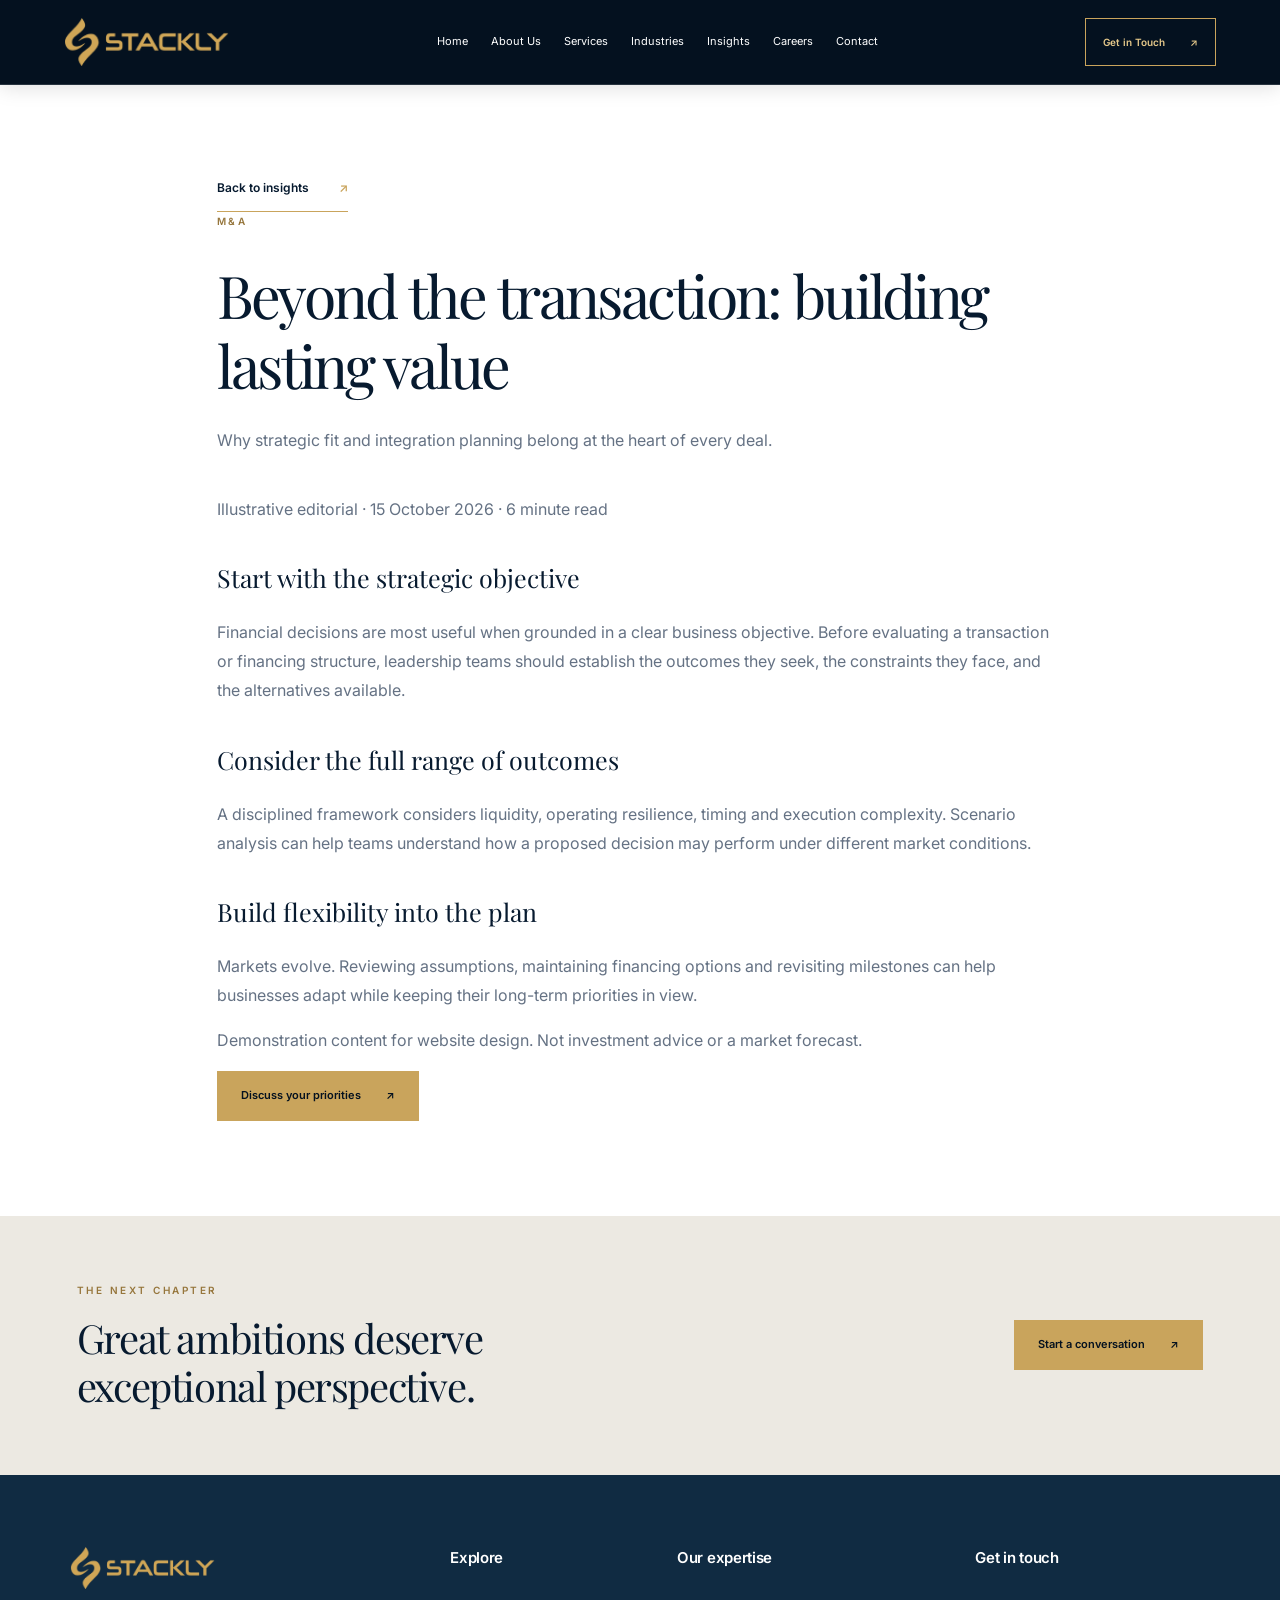
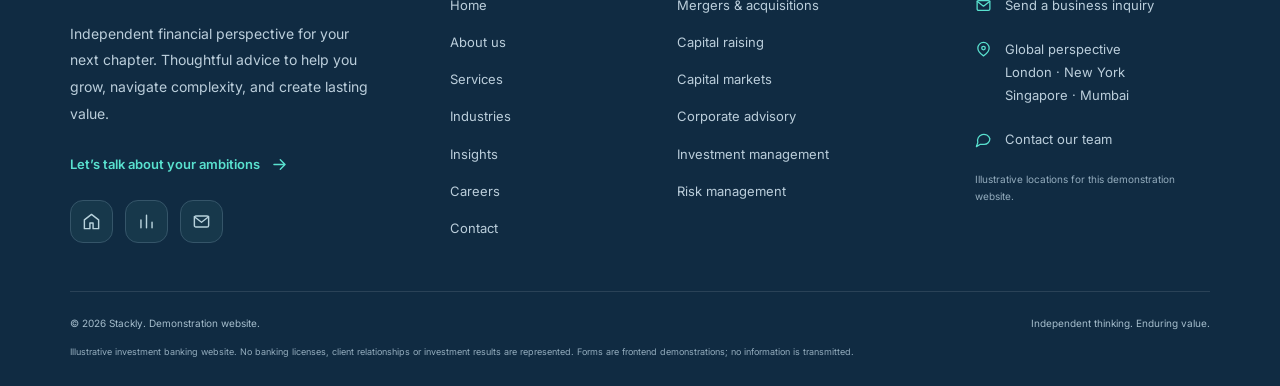
<file: article-2.html>
<!doctype html>
<html lang="en">
<head>
<meta charset="utf-8">
<meta name="viewport" content="width=device-width,initial-scale=1">
<title>Beyond the transaction: building lasting value | Stackly</title>
<meta name="description" content="Independent thinking, strategic financial advisory and capital solutions. Explore Stackly’s demonstration website.">
<meta property="og:title" content="Beyond the transaction: building lasting value | Stackly">
<meta property="og:description" content="Driving growth. Creating value.">
<meta property="og:type" content="website">
<link rel="preconnect" href="https://fonts.googleapis.com">
<link rel="preconnect" href="https://fonts.gstatic.com" crossorigin>
<link href="https://fonts.googleapis.com/css2?family=Inter:wght@400;500;600;700&family=Playfair+Display:ital,wght@0,400;0,500;0,600;1,400;1,500&display=swap" rel="stylesheet">
<link rel="stylesheet" href="css/site.css">
<script defer src="js/main.js">
</script>
</head>
<body class="inner">
<a class="skip" href="#main">Skip to content</a>
<div class="progress">
</div>
<header id="header">
<a class="brand" href="index.html" aria-label="Stackly home">
<img class="stackly-logo" src="assets/images/stackly-logo.png" alt="Stackly" width="346" height="100" decoding="async">
</a>
<button class="menu" aria-label="Open navigation" aria-expanded="false">☰</button>
<nav aria-label="Main navigation">
<a href="index.html">Home</a>
<a href="404.html">About Us</a>
<a href="404.html">Services</a>
<a href="404.html">Industries</a>
<a href="404.html">Insights</a>
<a href="404.html">Careers</a>
<a href="404.html">Contact</a>
</nav>
<a class="button nav-cta" href="contact.html">Get in Touch <span aria-hidden="true">↗</span>
</a>
</header>
<main id="main" class="page section article-body">
<a class="text-link" href="insights.html">Back to insights <span aria-hidden="true">↗</span>
</a>
<p class="eyebrow">M&A</p>
<h1>Beyond the transaction: building lasting value</h1>
<p class="intro">Why strategic fit and integration planning belong at the heart of every deal.</p>
<p class="note">Illustrative editorial · 15 October 2026 · 6 minute read</p>
<h3>Start with the strategic objective</h3>
<p>Financial decisions are most useful when grounded in a clear business objective. Before evaluating a transaction or financing structure, leadership teams should establish the outcomes they seek, the constraints they face, and the alternatives available.</p>
<h3>Consider the full range of outcomes</h3>
<p>A disciplined framework considers liquidity, operating resilience, timing and execution complexity. Scenario analysis can help teams understand how a proposed decision may perform under different market conditions.</p>
<h3>Build flexibility into the plan</h3>
<p>Markets evolve. Reviewing assumptions, maintaining financing options and revisiting milestones can help businesses adapt while keeping their long-term priorities in view.</p>
<p class="note">Demonstration content for website design. Not investment advice or a market forecast.</p>
<a class="button gold" href="contact.html">Discuss your priorities <span aria-hidden="true">↗</span>
</a>
</main>
<section class="cta">
<div>
<p class="eyebrow">THE NEXT CHAPTER</p>
<h2>Great ambitions deserve<br>exceptional perspective.</h2>
</div>
<a class="button gold" href="contact.html">Start a conversation <span aria-hidden="true">↗</span>
</a>
</section>
<footer class="site-footer">
<div class="footer-grid">
<div class="footer-brand-column">
<a class="brand" href="index.html" aria-label="Stackly home">
<img class="stackly-logo" src="assets/images/stackly-logo.png" alt="Stackly" width="346" height="100" decoding="async">
</a>
<p>Independent financial perspective for your next chapter. Thoughtful advice to help you grow, navigate complexity, and create lasting value.</p>
<a class="footer-conversation" href="404.html">Let’s talk about your ambitions <svg viewBox="0 0 24 24" fill="none" stroke="currentColor" stroke-width="1.8" stroke-linecap="round" stroke-linejoin="round" aria-hidden="true">
<path d="M5 12h14m-6-6 6 6-6 6"/>
</svg>
</a>
<div class="footer-shortcuts" aria-label="Quick actions">
<a href="index.html" aria-label="Go to homepage">
<svg viewBox="0 0 24 24" fill="none" stroke="currentColor" stroke-width="1.8" stroke-linecap="round" stroke-linejoin="round" aria-hidden="true">
<path d="m3 10 9-7 9 7v11h-7v-7h-4v7H3Z"/>
</svg>
</a>
<a href="404.html" aria-label="Explore market insights">
<svg viewBox="0 0 24 24" fill="none" stroke="currentColor" stroke-width="1.8" stroke-linecap="round" stroke-linejoin="round" aria-hidden="true">
<path d="M5 20V10m7 10V4m7 16v-7"/>
</svg>
</a>
<a href="404.html" aria-label="Contact our team">
<svg viewBox="0 0 24 24" fill="none" stroke="currentColor" stroke-width="1.8" stroke-linecap="round" stroke-linejoin="round" aria-hidden="true">
<rect x="3" y="5" width="18" height="14" rx="2"/>
<path d="m3 6 9 7 9-7"/>
</svg>
</a>
</div>
</div>
<div class="footer-column">
<h2>Explore</h2>
<ul>
<li>
<a href="index.html">Home</a>
</li>
<li>
<a href="404.html">About us</a>
</li>
<li>
<a href="404.html">Services</a>
</li>
<li>
<a href="404.html">Industries</a>
</li>
<li>
<a href="404.html">Insights</a>
</li>
<li>
<a href="404.html">Careers</a>
</li>
<li>
<a href="404.html">Contact</a>
</li>
</ul>
</div>
<div class="footer-column">
<h2>Our expertise</h2>
<ul>
<li>
<a href="404.html">Mergers & acquisitions</a>
</li>
<li>
<a href="404.html">Capital raising</a>
</li>
<li>
<a href="404.html">Capital markets</a>
</li>
<li>
<a href="404.html">Corporate advisory</a>
</li>
<li>
<a href="404.html">Investment management</a>
</li>
<li>
<a href="404.html">Risk management</a>
</li>
</ul>
</div>
<div class="footer-column footer-contact">
<h2>Get in touch</h2>
<a class="contact-row" href="404.html">
<svg viewBox="0 0 24 24" fill="none" stroke="currentColor" stroke-width="1.8" stroke-linecap="round" stroke-linejoin="round" aria-hidden="true">
<rect x="3" y="5" width="18" height="14" rx="2"/>
<path d="m3 6 9 7 9-7"/>
</svg>
<span>Send a business inquiry</span>
</a>
<div class="contact-row">
<svg viewBox="0 0 24 24" fill="none" stroke="currentColor" stroke-width="1.8" stroke-linecap="round" stroke-linejoin="round" aria-hidden="true">
<path d="M20 10c0 6-8 11-8 11S4 16 4 10a8 8 0 1 1 16 0Z"/>
<circle cx="12" cy="10" r="2.5"/>
</svg>
<span>Global perspective<br>London · New York<br>Singapore · Mumbai</span>
</div>
<a class="contact-row" href="404.html">
<svg viewBox="0 0 24 24" fill="none" stroke="currentColor" stroke-width="1.8" stroke-linecap="round" stroke-linejoin="round" aria-hidden="true">
<path d="M21 11a8 8 0 0 1-8 8H7l-5 3 2-6a8 8 0 1 1 17-5Z"/>
</svg>
<span>Contact our team</span>
</a>
<p class="footer-contact-note">Illustrative locations for this demonstration website.</p>
</div>
</div>
<div class="footer-legal">
<span>© 2026 Stackly. Demonstration website.</span>
<span>Independent thinking. Enduring value.</span>
</div>
<p class="footer-disclaimer">Illustrative investment banking website. No banking licenses, client relationships or investment results are represented. Forms are frontend demonstrations; no information is transmitted.</p>
</footer>
<button class="to-top" aria-label="Back to top">↑</button>
</body>
</html>
</file>
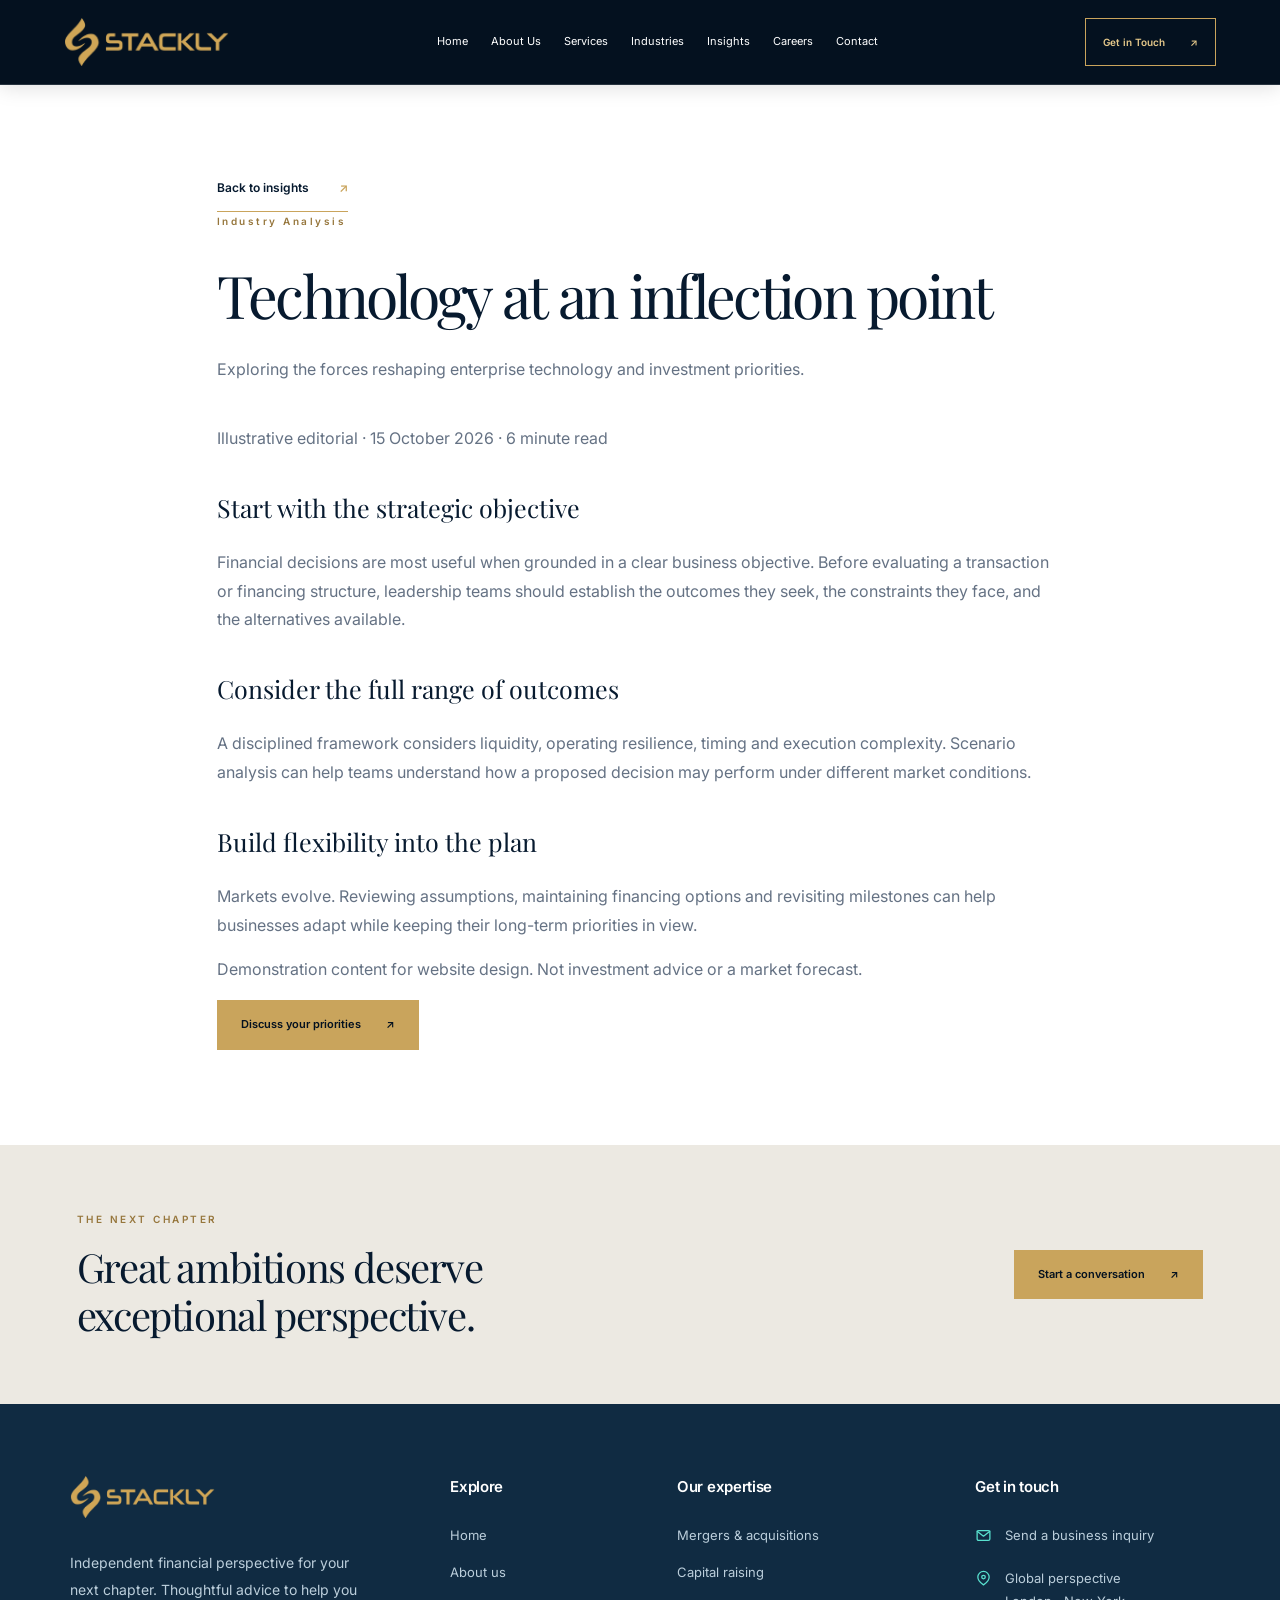
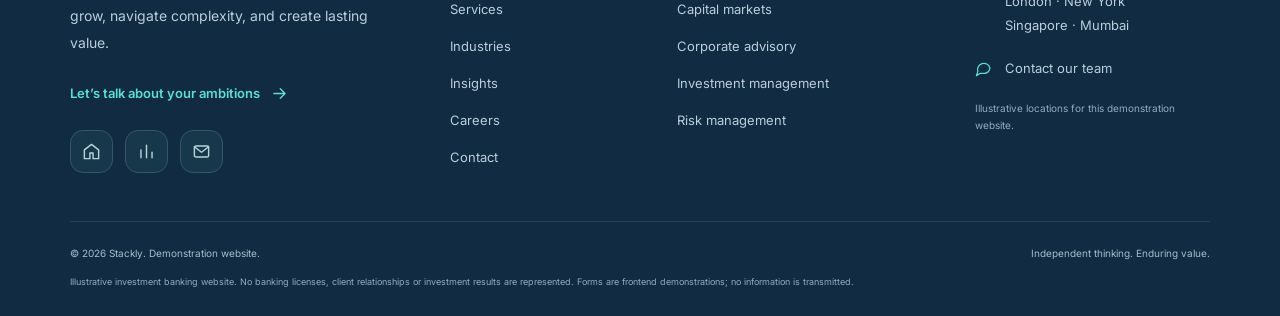
<file: article-3.html>
<!doctype html>
<html lang="en">
<head>
<meta charset="utf-8">
<meta name="viewport" content="width=device-width,initial-scale=1">
<title>Technology at an inflection point | Stackly</title>
<meta name="description" content="Independent thinking, strategic financial advisory and capital solutions. Explore Stackly’s demonstration website.">
<meta property="og:title" content="Technology at an inflection point | Stackly">
<meta property="og:description" content="Driving growth. Creating value.">
<meta property="og:type" content="website">
<link rel="preconnect" href="https://fonts.googleapis.com">
<link rel="preconnect" href="https://fonts.gstatic.com" crossorigin>
<link href="https://fonts.googleapis.com/css2?family=Inter:wght@400;500;600;700&family=Playfair+Display:ital,wght@0,400;0,500;0,600;1,400;1,500&display=swap" rel="stylesheet">
<link rel="stylesheet" href="css/site.css">
<script defer src="js/main.js">
</script>
</head>
<body class="inner">
<a class="skip" href="#main">Skip to content</a>
<div class="progress">
</div>
<header id="header">
<a class="brand" href="index.html" aria-label="Stackly home">
<img class="stackly-logo" src="assets/images/stackly-logo.png" alt="Stackly" width="346" height="100" decoding="async">
</a>
<button class="menu" aria-label="Open navigation" aria-expanded="false">☰</button>
<nav aria-label="Main navigation">
<a href="index.html">Home</a>
<a href="404.html">About Us</a>
<a href="404.html">Services</a>
<a href="404.html">Industries</a>
<a href="404.html">Insights</a>
<a href="404.html">Careers</a>
<a href="404.html">Contact</a>
</nav>
<a class="button nav-cta" href="contact.html">Get in Touch <span aria-hidden="true">↗</span>
</a>
</header>
<main id="main" class="page section article-body">
<a class="text-link" href="insights.html">Back to insights <span aria-hidden="true">↗</span>
</a>
<p class="eyebrow">Industry Analysis</p>
<h1>Technology at an inflection point</h1>
<p class="intro">Exploring the forces reshaping enterprise technology and investment priorities.</p>
<p class="note">Illustrative editorial · 15 October 2026 · 6 minute read</p>
<h3>Start with the strategic objective</h3>
<p>Financial decisions are most useful when grounded in a clear business objective. Before evaluating a transaction or financing structure, leadership teams should establish the outcomes they seek, the constraints they face, and the alternatives available.</p>
<h3>Consider the full range of outcomes</h3>
<p>A disciplined framework considers liquidity, operating resilience, timing and execution complexity. Scenario analysis can help teams understand how a proposed decision may perform under different market conditions.</p>
<h3>Build flexibility into the plan</h3>
<p>Markets evolve. Reviewing assumptions, maintaining financing options and revisiting milestones can help businesses adapt while keeping their long-term priorities in view.</p>
<p class="note">Demonstration content for website design. Not investment advice or a market forecast.</p>
<a class="button gold" href="contact.html">Discuss your priorities <span aria-hidden="true">↗</span>
</a>
</main>
<section class="cta">
<div>
<p class="eyebrow">THE NEXT CHAPTER</p>
<h2>Great ambitions deserve<br>exceptional perspective.</h2>
</div>
<a class="button gold" href="contact.html">Start a conversation <span aria-hidden="true">↗</span>
</a>
</section>
<footer class="site-footer">
<div class="footer-grid">
<div class="footer-brand-column">
<a class="brand" href="index.html" aria-label="Stackly home">
<img class="stackly-logo" src="assets/images/stackly-logo.png" alt="Stackly" width="346" height="100" decoding="async">
</a>
<p>Independent financial perspective for your next chapter. Thoughtful advice to help you grow, navigate complexity, and create lasting value.</p>
<a class="footer-conversation" href="404.html">Let’s talk about your ambitions <svg viewBox="0 0 24 24" fill="none" stroke="currentColor" stroke-width="1.8" stroke-linecap="round" stroke-linejoin="round" aria-hidden="true">
<path d="M5 12h14m-6-6 6 6-6 6"/>
</svg>
</a>
<div class="footer-shortcuts" aria-label="Quick actions">
<a href="index.html" aria-label="Go to homepage">
<svg viewBox="0 0 24 24" fill="none" stroke="currentColor" stroke-width="1.8" stroke-linecap="round" stroke-linejoin="round" aria-hidden="true">
<path d="m3 10 9-7 9 7v11h-7v-7h-4v7H3Z"/>
</svg>
</a>
<a href="404.html" aria-label="Explore market insights">
<svg viewBox="0 0 24 24" fill="none" stroke="currentColor" stroke-width="1.8" stroke-linecap="round" stroke-linejoin="round" aria-hidden="true">
<path d="M5 20V10m7 10V4m7 16v-7"/>
</svg>
</a>
<a href="404.html" aria-label="Contact our team">
<svg viewBox="0 0 24 24" fill="none" stroke="currentColor" stroke-width="1.8" stroke-linecap="round" stroke-linejoin="round" aria-hidden="true">
<rect x="3" y="5" width="18" height="14" rx="2"/>
<path d="m3 6 9 7 9-7"/>
</svg>
</a>
</div>
</div>
<div class="footer-column">
<h2>Explore</h2>
<ul>
<li>
<a href="index.html">Home</a>
</li>
<li>
<a href="404.html">About us</a>
</li>
<li>
<a href="404.html">Services</a>
</li>
<li>
<a href="404.html">Industries</a>
</li>
<li>
<a href="404.html">Insights</a>
</li>
<li>
<a href="404.html">Careers</a>
</li>
<li>
<a href="404.html">Contact</a>
</li>
</ul>
</div>
<div class="footer-column">
<h2>Our expertise</h2>
<ul>
<li>
<a href="404.html">Mergers & acquisitions</a>
</li>
<li>
<a href="404.html">Capital raising</a>
</li>
<li>
<a href="404.html">Capital markets</a>
</li>
<li>
<a href="404.html">Corporate advisory</a>
</li>
<li>
<a href="404.html">Investment management</a>
</li>
<li>
<a href="404.html">Risk management</a>
</li>
</ul>
</div>
<div class="footer-column footer-contact">
<h2>Get in touch</h2>
<a class="contact-row" href="404.html">
<svg viewBox="0 0 24 24" fill="none" stroke="currentColor" stroke-width="1.8" stroke-linecap="round" stroke-linejoin="round" aria-hidden="true">
<rect x="3" y="5" width="18" height="14" rx="2"/>
<path d="m3 6 9 7 9-7"/>
</svg>
<span>Send a business inquiry</span>
</a>
<div class="contact-row">
<svg viewBox="0 0 24 24" fill="none" stroke="currentColor" stroke-width="1.8" stroke-linecap="round" stroke-linejoin="round" aria-hidden="true">
<path d="M20 10c0 6-8 11-8 11S4 16 4 10a8 8 0 1 1 16 0Z"/>
<circle cx="12" cy="10" r="2.5"/>
</svg>
<span>Global perspective<br>London · New York<br>Singapore · Mumbai</span>
</div>
<a class="contact-row" href="404.html">
<svg viewBox="0 0 24 24" fill="none" stroke="currentColor" stroke-width="1.8" stroke-linecap="round" stroke-linejoin="round" aria-hidden="true">
<path d="M21 11a8 8 0 0 1-8 8H7l-5 3 2-6a8 8 0 1 1 17-5Z"/>
</svg>
<span>Contact our team</span>
</a>
<p class="footer-contact-note">Illustrative locations for this demonstration website.</p>
</div>
</div>
<div class="footer-legal">
<span>© 2026 Stackly. Demonstration website.</span>
<span>Independent thinking. Enduring value.</span>
</div>
<p class="footer-disclaimer">Illustrative investment banking website. No banking licenses, client relationships or investment results are represented. Forms are frontend demonstrations; no information is transmitted.</p>
</footer>
<button class="to-top" aria-label="Back to top">↑</button>
</body>
</html>
</file>
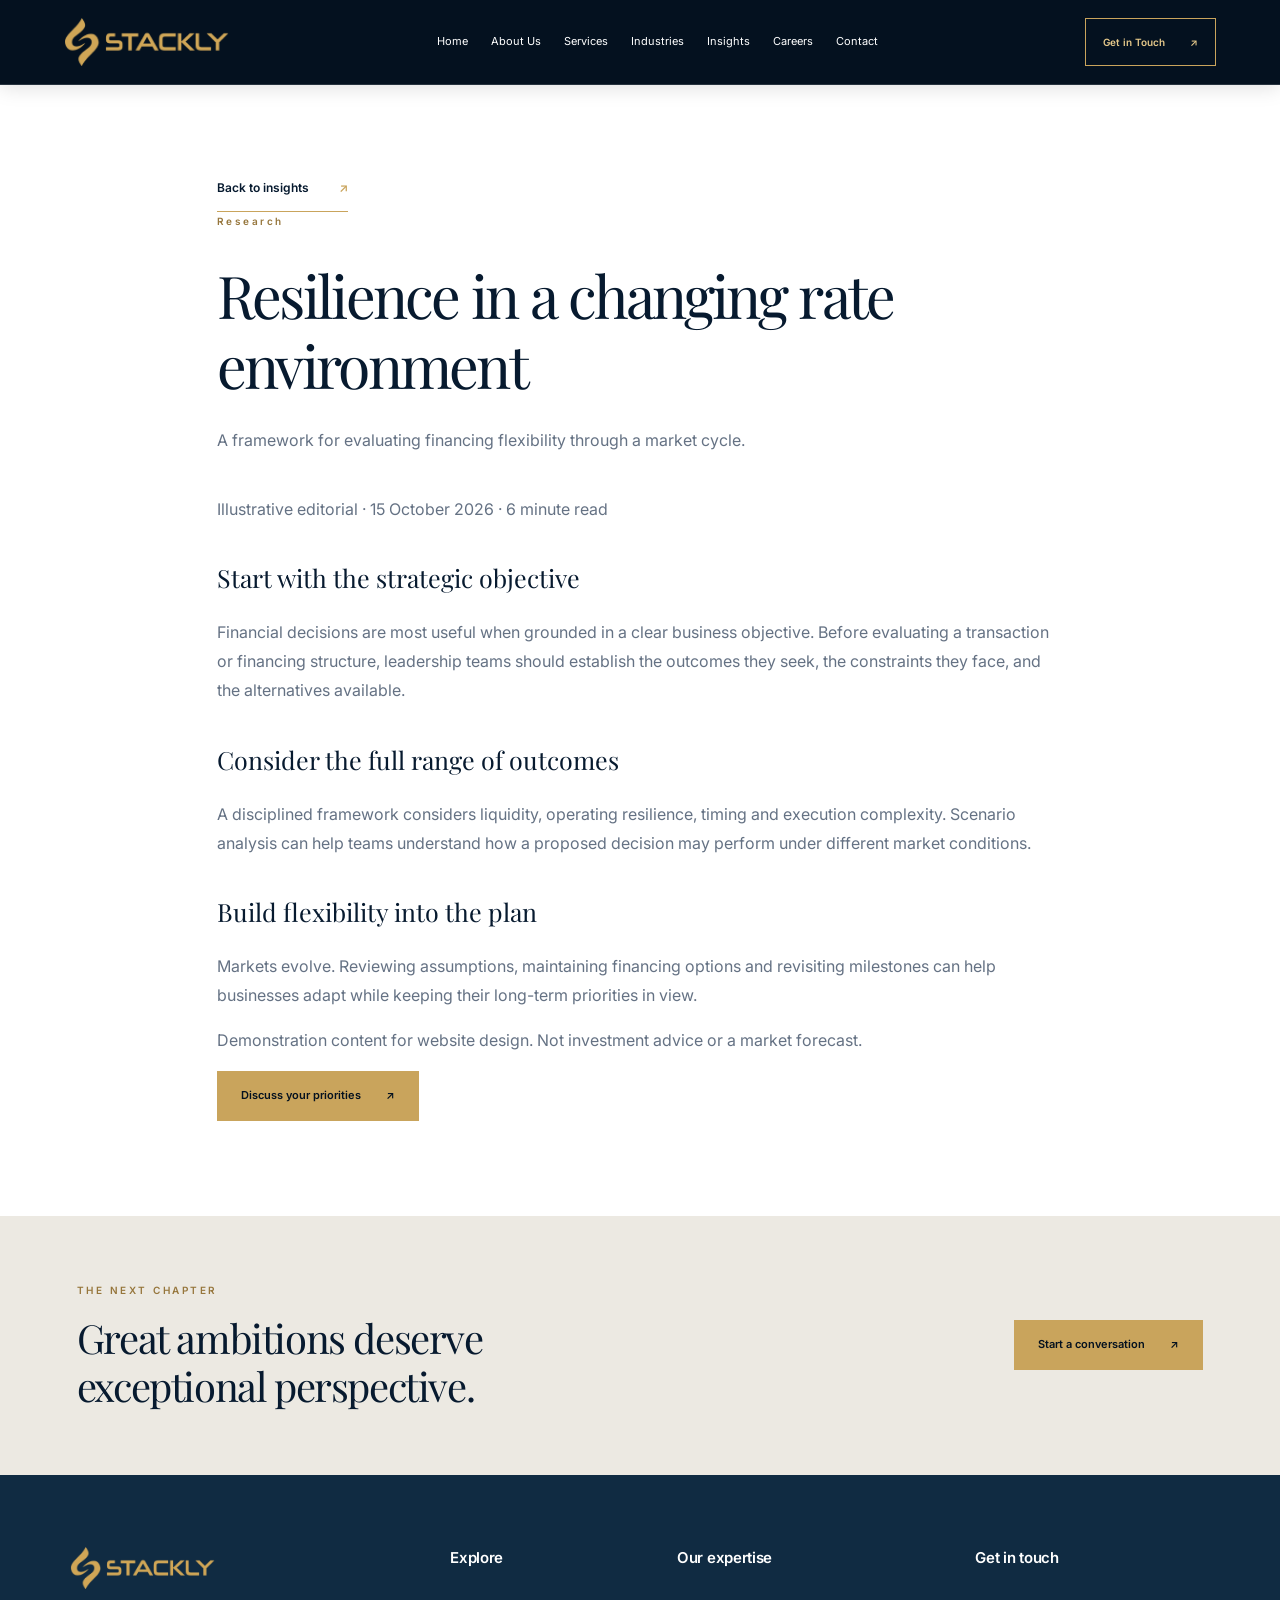
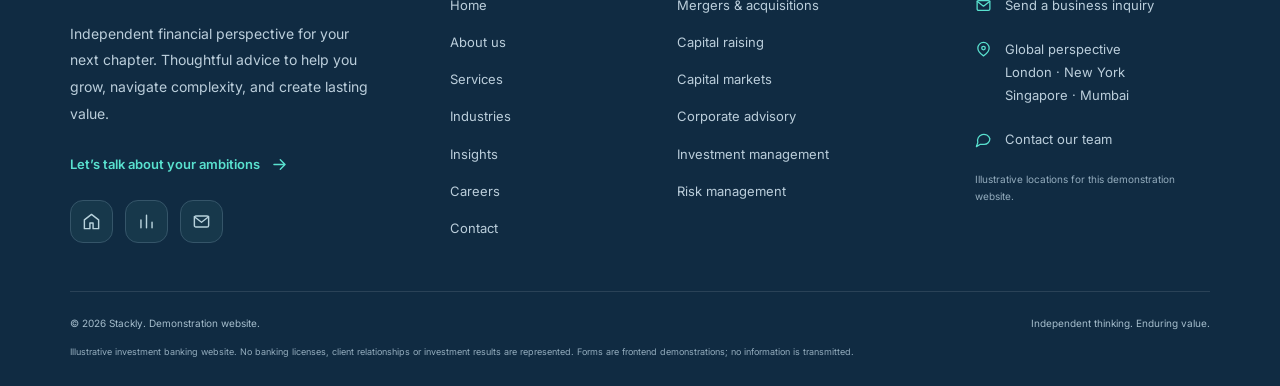
<file: article-4.html>
<!doctype html>
<html lang="en">
<head>
<meta charset="utf-8">
<meta name="viewport" content="width=device-width,initial-scale=1">
<title>Resilience in a changing rate environment | Stackly</title>
<meta name="description" content="Independent thinking, strategic financial advisory and capital solutions. Explore Stackly’s demonstration website.">
<meta property="og:title" content="Resilience in a changing rate environment | Stackly">
<meta property="og:description" content="Driving growth. Creating value.">
<meta property="og:type" content="website">
<link rel="preconnect" href="https://fonts.googleapis.com">
<link rel="preconnect" href="https://fonts.gstatic.com" crossorigin>
<link href="https://fonts.googleapis.com/css2?family=Inter:wght@400;500;600;700&family=Playfair+Display:ital,wght@0,400;0,500;0,600;1,400;1,500&display=swap" rel="stylesheet">
<link rel="stylesheet" href="css/site.css">
<script defer src="js/main.js">
</script>
</head>
<body class="inner">
<a class="skip" href="#main">Skip to content</a>
<div class="progress">
</div>
<header id="header">
<a class="brand" href="index.html" aria-label="Stackly home">
<img class="stackly-logo" src="assets/images/stackly-logo.png" alt="Stackly" width="346" height="100" decoding="async">
</a>
<button class="menu" aria-label="Open navigation" aria-expanded="false">☰</button>
<nav aria-label="Main navigation">
<a href="index.html">Home</a>
<a href="404.html">About Us</a>
<a href="404.html">Services</a>
<a href="404.html">Industries</a>
<a href="404.html">Insights</a>
<a href="404.html">Careers</a>
<a href="404.html">Contact</a>
</nav>
<a class="button nav-cta" href="contact.html">Get in Touch <span aria-hidden="true">↗</span>
</a>
</header>
<main id="main" class="page section article-body">
<a class="text-link" href="insights.html">Back to insights <span aria-hidden="true">↗</span>
</a>
<p class="eyebrow">Research</p>
<h1>Resilience in a changing rate environment</h1>
<p class="intro">A framework for evaluating financing flexibility through a market cycle.</p>
<p class="note">Illustrative editorial · 15 October 2026 · 6 minute read</p>
<h3>Start with the strategic objective</h3>
<p>Financial decisions are most useful when grounded in a clear business objective. Before evaluating a transaction or financing structure, leadership teams should establish the outcomes they seek, the constraints they face, and the alternatives available.</p>
<h3>Consider the full range of outcomes</h3>
<p>A disciplined framework considers liquidity, operating resilience, timing and execution complexity. Scenario analysis can help teams understand how a proposed decision may perform under different market conditions.</p>
<h3>Build flexibility into the plan</h3>
<p>Markets evolve. Reviewing assumptions, maintaining financing options and revisiting milestones can help businesses adapt while keeping their long-term priorities in view.</p>
<p class="note">Demonstration content for website design. Not investment advice or a market forecast.</p>
<a class="button gold" href="contact.html">Discuss your priorities <span aria-hidden="true">↗</span>
</a>
</main>
<section class="cta">
<div>
<p class="eyebrow">THE NEXT CHAPTER</p>
<h2>Great ambitions deserve<br>exceptional perspective.</h2>
</div>
<a class="button gold" href="contact.html">Start a conversation <span aria-hidden="true">↗</span>
</a>
</section>
<footer class="site-footer">
<div class="footer-grid">
<div class="footer-brand-column">
<a class="brand" href="index.html" aria-label="Stackly home">
<img class="stackly-logo" src="assets/images/stackly-logo.png" alt="Stackly" width="346" height="100" decoding="async">
</a>
<p>Independent financial perspective for your next chapter. Thoughtful advice to help you grow, navigate complexity, and create lasting value.</p>
<a class="footer-conversation" href="404.html">Let’s talk about your ambitions <svg viewBox="0 0 24 24" fill="none" stroke="currentColor" stroke-width="1.8" stroke-linecap="round" stroke-linejoin="round" aria-hidden="true">
<path d="M5 12h14m-6-6 6 6-6 6"/>
</svg>
</a>
<div class="footer-shortcuts" aria-label="Quick actions">
<a href="index.html" aria-label="Go to homepage">
<svg viewBox="0 0 24 24" fill="none" stroke="currentColor" stroke-width="1.8" stroke-linecap="round" stroke-linejoin="round" aria-hidden="true">
<path d="m3 10 9-7 9 7v11h-7v-7h-4v7H3Z"/>
</svg>
</a>
<a href="404.html" aria-label="Explore market insights">
<svg viewBox="0 0 24 24" fill="none" stroke="currentColor" stroke-width="1.8" stroke-linecap="round" stroke-linejoin="round" aria-hidden="true">
<path d="M5 20V10m7 10V4m7 16v-7"/>
</svg>
</a>
<a href="404.html" aria-label="Contact our team">
<svg viewBox="0 0 24 24" fill="none" stroke="currentColor" stroke-width="1.8" stroke-linecap="round" stroke-linejoin="round" aria-hidden="true">
<rect x="3" y="5" width="18" height="14" rx="2"/>
<path d="m3 6 9 7 9-7"/>
</svg>
</a>
</div>
</div>
<div class="footer-column">
<h2>Explore</h2>
<ul>
<li>
<a href="index.html">Home</a>
</li>
<li>
<a href="404.html">About us</a>
</li>
<li>
<a href="404.html">Services</a>
</li>
<li>
<a href="404.html">Industries</a>
</li>
<li>
<a href="404.html">Insights</a>
</li>
<li>
<a href="404.html">Careers</a>
</li>
<li>
<a href="404.html">Contact</a>
</li>
</ul>
</div>
<div class="footer-column">
<h2>Our expertise</h2>
<ul>
<li>
<a href="404.html">Mergers & acquisitions</a>
</li>
<li>
<a href="404.html">Capital raising</a>
</li>
<li>
<a href="404.html">Capital markets</a>
</li>
<li>
<a href="404.html">Corporate advisory</a>
</li>
<li>
<a href="404.html">Investment management</a>
</li>
<li>
<a href="404.html">Risk management</a>
</li>
</ul>
</div>
<div class="footer-column footer-contact">
<h2>Get in touch</h2>
<a class="contact-row" href="404.html">
<svg viewBox="0 0 24 24" fill="none" stroke="currentColor" stroke-width="1.8" stroke-linecap="round" stroke-linejoin="round" aria-hidden="true">
<rect x="3" y="5" width="18" height="14" rx="2"/>
<path d="m3 6 9 7 9-7"/>
</svg>
<span>Send a business inquiry</span>
</a>
<div class="contact-row">
<svg viewBox="0 0 24 24" fill="none" stroke="currentColor" stroke-width="1.8" stroke-linecap="round" stroke-linejoin="round" aria-hidden="true">
<path d="M20 10c0 6-8 11-8 11S4 16 4 10a8 8 0 1 1 16 0Z"/>
<circle cx="12" cy="10" r="2.5"/>
</svg>
<span>Global perspective<br>London · New York<br>Singapore · Mumbai</span>
</div>
<a class="contact-row" href="404.html">
<svg viewBox="0 0 24 24" fill="none" stroke="currentColor" stroke-width="1.8" stroke-linecap="round" stroke-linejoin="round" aria-hidden="true">
<path d="M21 11a8 8 0 0 1-8 8H7l-5 3 2-6a8 8 0 1 1 17-5Z"/>
</svg>
<span>Contact our team</span>
</a>
<p class="footer-contact-note">Illustrative locations for this demonstration website.</p>
</div>
</div>
<div class="footer-legal">
<span>© 2026 Stackly. Demonstration website.</span>
<span>Independent thinking. Enduring value.</span>
</div>
<p class="footer-disclaimer">Illustrative investment banking website. No banking licenses, client relationships or investment results are represented. Forms are frontend demonstrations; no information is transmitted.</p>
</footer>
<button class="to-top" aria-label="Back to top">↑</button>
</body>
</html>
</file>
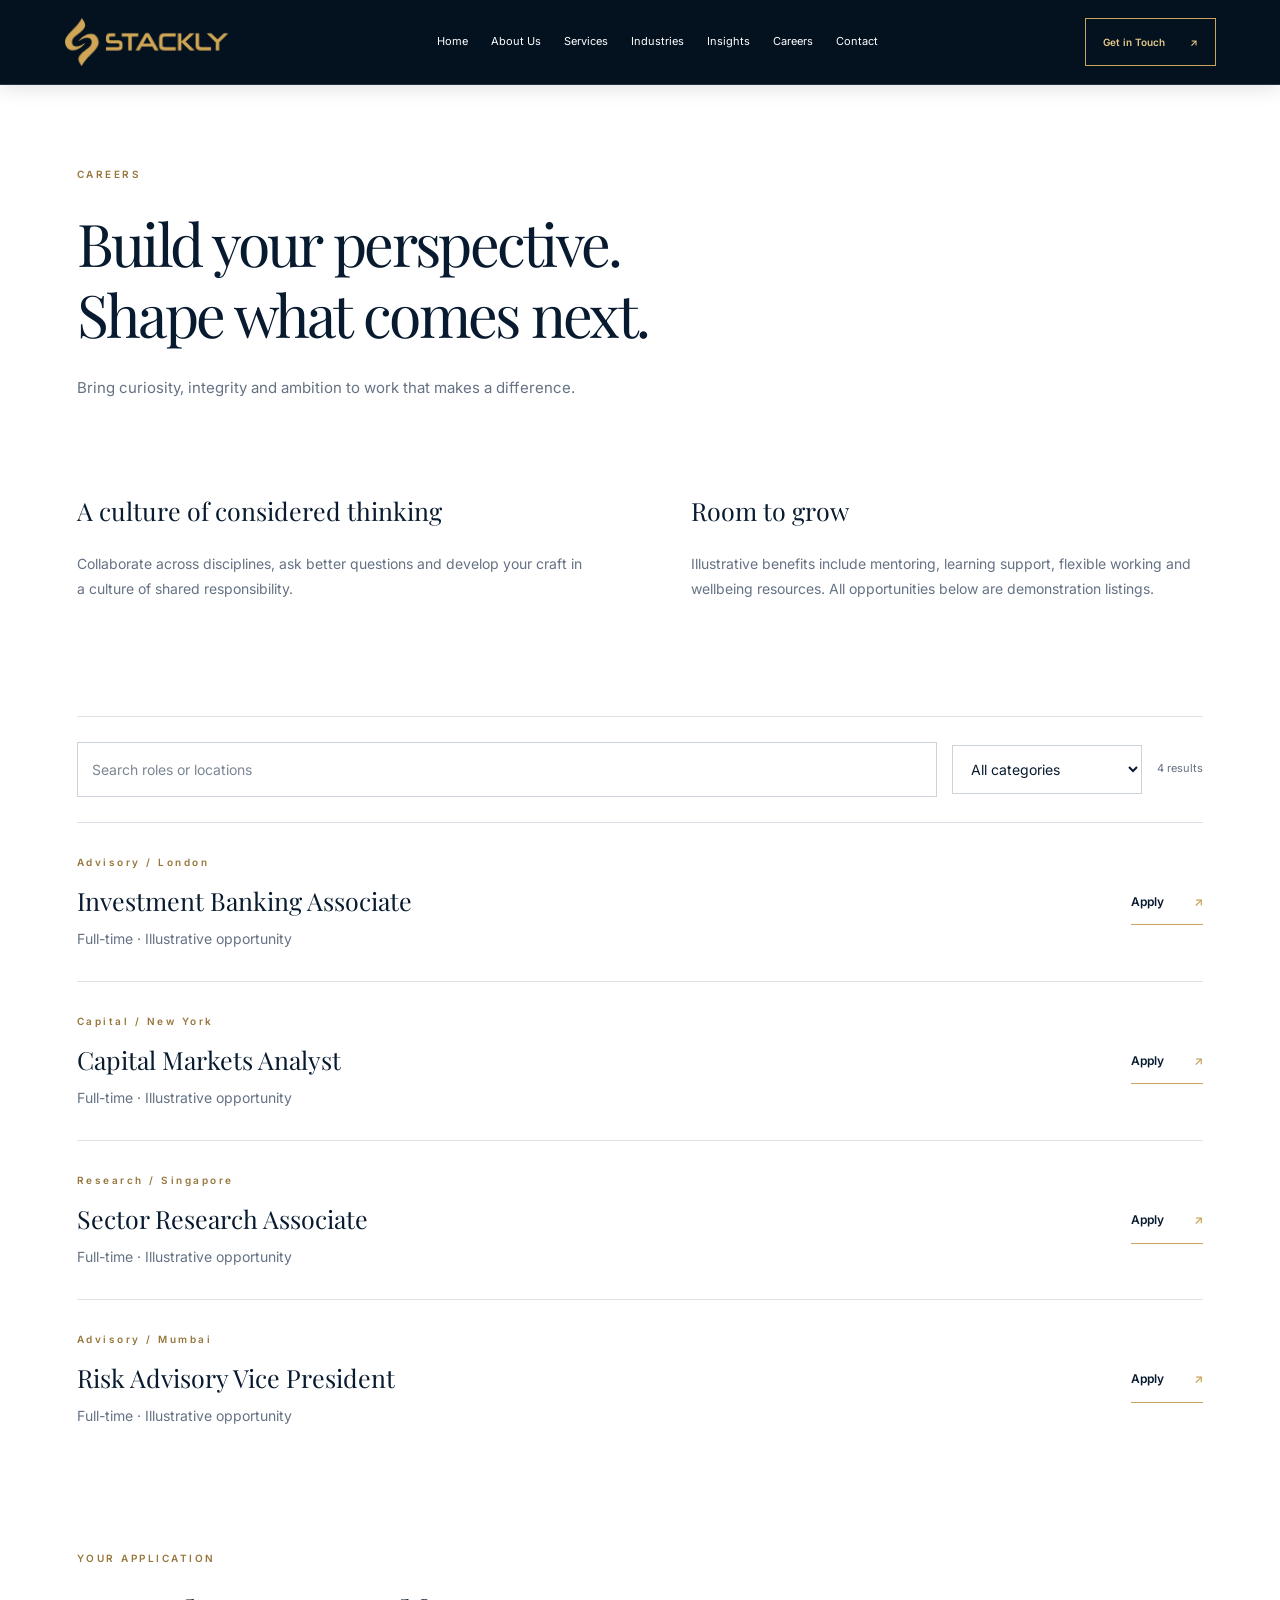
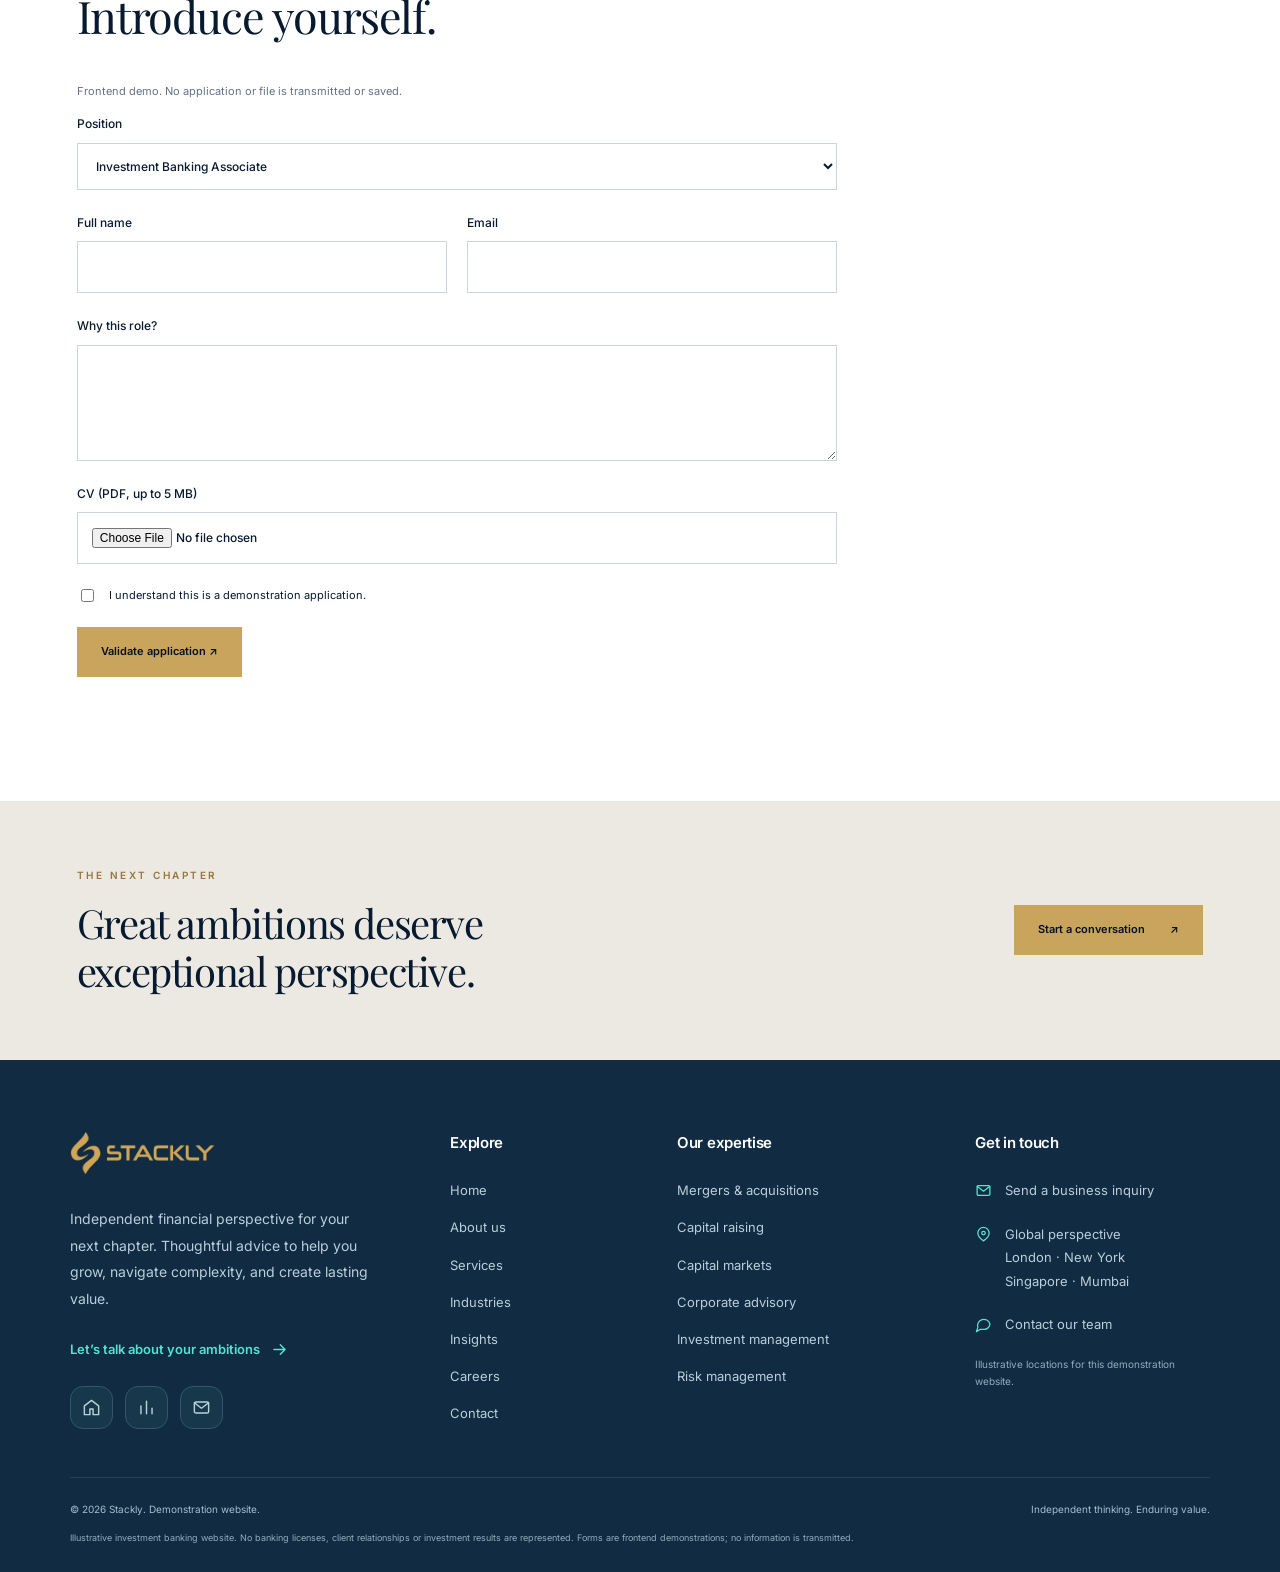
<file: careers.html>
<!doctype html>
<html lang="en">
<head>
<meta charset="utf-8">
<meta name="viewport" content="width=device-width,initial-scale=1">
<title>Careers | Stackly</title>
<meta name="description" content="Independent thinking, strategic financial advisory and capital solutions. Explore Stackly’s demonstration website.">
<meta property="og:title" content="Careers | Stackly">
<meta property="og:description" content="Driving growth. Creating value.">
<meta property="og:type" content="website">
<link rel="preconnect" href="https://fonts.googleapis.com">
<link rel="preconnect" href="https://fonts.gstatic.com" crossorigin>
<link href="https://fonts.googleapis.com/css2?family=Inter:wght@400;500;600;700&family=Playfair+Display:ital,wght@0,400;0,500;0,600;1,400;1,500&display=swap" rel="stylesheet">
<link rel="stylesheet" href="css/site.css">
<script defer src="js/main.js">
</script>
</head>
<body class="inner">
<a class="skip" href="#main">Skip to content</a>
<div class="progress">
</div>
<header id="header">
<a class="brand" href="index.html" aria-label="Stackly home">
<img class="stackly-logo" src="assets/images/stackly-logo.png" alt="Stackly" width="346" height="100" decoding="async">
</a>
<button class="menu" aria-label="Open navigation" aria-expanded="false">☰</button>
<nav aria-label="Main navigation">
<a href="index.html">Home</a>
<a href="404.html">About Us</a>
<a href="404.html">Services</a>
<a href="404.html">Industries</a>
<a href="404.html">Insights</a>
<a href="404.html">Careers</a>
<a href="404.html">Contact</a>
</nav>
<a class="button nav-cta" href="contact.html">Get in Touch <span aria-hidden="true">↗</span>
</a>
</header>
<main id="main" class="page section">
<p class="eyebrow">CAREERS</p>
<h1>Build your perspective.<br>Shape what comes next.</h1>
<p class="intro">Bring curiosity, integrity and ambition to work that makes a difference.</p>
<div class="split prose">
<div>
<h3>A culture of considered thinking</h3>
<p>Collaborate across disciplines, ask better questions and develop your craft in a culture of shared responsibility.</p>
</div>
<div>
<h3>Room to grow</h3>
<p>Illustrative benefits include mentoring, learning support, flexible working and wellbeing resources. All opportunities below are demonstration listings.</p>
</div>
</div>
<div class="filters">
<input type="search" id="search" placeholder="Search roles or locations" aria-label="Search roles or locations">
<select id="filter" aria-label="Filter by category">
<option value="all">All categories</option>
<option>Advisory</option>
<option>Capital</option>
<option>Research</option>
</select>
<span id="result-count" aria-live="polite">
</span>
</div>
<p id="empty" hidden>No matching results. Try another search.</p>
<div class="jobs">
<article class="filter-item job" data-category="Advisory">
<div>
<p class="eyebrow">Advisory / London</p>
<h3>Investment Banking Associate</h3>
<p>Full-time · Illustrative opportunity</p>
</div>
<a class="text-link" href="careers.html?role=0#application">Apply <span aria-hidden="true">↗</span>
</a>
</article>
<article class="filter-item job" data-category="Capital">
<div>
<p class="eyebrow">Capital / New York</p>
<h3>Capital Markets Analyst</h3>
<p>Full-time · Illustrative opportunity</p>
</div>
<a class="text-link" href="careers.html?role=1#application">Apply <span aria-hidden="true">↗</span>
</a>
</article>
<article class="filter-item job" data-category="Research">
<div>
<p class="eyebrow">Research / Singapore</p>
<h3>Sector Research Associate</h3>
<p>Full-time · Illustrative opportunity</p>
</div>
<a class="text-link" href="careers.html?role=2#application">Apply <span aria-hidden="true">↗</span>
</a>
</article>
<article class="filter-item job" data-category="Advisory">
<div>
<p class="eyebrow">Advisory / Mumbai</p>
<h3>Risk Advisory Vice President</h3>
<p>Full-time · Illustrative opportunity</p>
</div>
<a class="text-link" href="careers.html?role=3#application">Apply <span aria-hidden="true">↗</span>
</a>
</article>
</div>
<section id="application" class="subsection">
<p class="eyebrow">YOUR APPLICATION</p>
<h2>Introduce yourself.</h2>
<p class="intro">
</p>
<form class="demo-form">
<p class="note">Frontend demo. No application or file is transmitted or saved.</p>
<label>Position<select name="position">
<option value="0">Investment Banking Associate</option>
<option value="1">Capital Markets Analyst</option>
<option value="2">Sector Research Associate</option>
<option value="3">Risk Advisory Vice President</option>
</select>
</label>
<div class="form-grid">
<label>Full name<input name="name" required minlength="2" autocomplete="name">
</label>
<label>Email<input type="email" name="email" required autocomplete="email">
</label>
</div>
<label>Why this role?<textarea name="message" required minlength="30" rows="4">
</textarea>
</label>
<label>CV (PDF, up to 5 MB)<input name="cv" type="file" accept=".pdf,application/pdf" required>
</label>
<label class="check">
<input type="checkbox" required> I understand this is a demonstration application.</label>
<button type="submit" class="button gold">Validate application ↗</button>
<p class="form-status" role="status">
</p>
</form>
</section>
</main>
<section class="cta">
<div>
<p class="eyebrow">THE NEXT CHAPTER</p>
<h2>Great ambitions deserve<br>exceptional perspective.</h2>
</div>
<a class="button gold" href="contact.html">Start a conversation <span aria-hidden="true">↗</span>
</a>
</section>
<footer class="site-footer">
<div class="footer-grid">
<div class="footer-brand-column">
<a class="brand" href="index.html" aria-label="Stackly home">
<img class="stackly-logo" src="assets/images/stackly-logo.png" alt="Stackly" width="346" height="100" decoding="async">
</a>
<p>Independent financial perspective for your next chapter. Thoughtful advice to help you grow, navigate complexity, and create lasting value.</p>
<a class="footer-conversation" href="404.html">Let’s talk about your ambitions <svg viewBox="0 0 24 24" fill="none" stroke="currentColor" stroke-width="1.8" stroke-linecap="round" stroke-linejoin="round" aria-hidden="true">
<path d="M5 12h14m-6-6 6 6-6 6"/>
</svg>
</a>
<div class="footer-shortcuts" aria-label="Quick actions">
<a href="index.html" aria-label="Go to homepage">
<svg viewBox="0 0 24 24" fill="none" stroke="currentColor" stroke-width="1.8" stroke-linecap="round" stroke-linejoin="round" aria-hidden="true">
<path d="m3 10 9-7 9 7v11h-7v-7h-4v7H3Z"/>
</svg>
</a>
<a href="404.html" aria-label="Explore market insights">
<svg viewBox="0 0 24 24" fill="none" stroke="currentColor" stroke-width="1.8" stroke-linecap="round" stroke-linejoin="round" aria-hidden="true">
<path d="M5 20V10m7 10V4m7 16v-7"/>
</svg>
</a>
<a href="404.html" aria-label="Contact our team">
<svg viewBox="0 0 24 24" fill="none" stroke="currentColor" stroke-width="1.8" stroke-linecap="round" stroke-linejoin="round" aria-hidden="true">
<rect x="3" y="5" width="18" height="14" rx="2"/>
<path d="m3 6 9 7 9-7"/>
</svg>
</a>
</div>
</div>
<div class="footer-column">
<h2>Explore</h2>
<ul>
<li>
<a href="index.html">Home</a>
</li>
<li>
<a href="404.html">About us</a>
</li>
<li>
<a href="404.html">Services</a>
</li>
<li>
<a href="404.html">Industries</a>
</li>
<li>
<a href="404.html">Insights</a>
</li>
<li>
<a href="404.html">Careers</a>
</li>
<li>
<a href="404.html">Contact</a>
</li>
</ul>
</div>
<div class="footer-column">
<h2>Our expertise</h2>
<ul>
<li>
<a href="404.html">Mergers & acquisitions</a>
</li>
<li>
<a href="404.html">Capital raising</a>
</li>
<li>
<a href="404.html">Capital markets</a>
</li>
<li>
<a href="404.html">Corporate advisory</a>
</li>
<li>
<a href="404.html">Investment management</a>
</li>
<li>
<a href="404.html">Risk management</a>
</li>
</ul>
</div>
<div class="footer-column footer-contact">
<h2>Get in touch</h2>
<a class="contact-row" href="404.html">
<svg viewBox="0 0 24 24" fill="none" stroke="currentColor" stroke-width="1.8" stroke-linecap="round" stroke-linejoin="round" aria-hidden="true">
<rect x="3" y="5" width="18" height="14" rx="2"/>
<path d="m3 6 9 7 9-7"/>
</svg>
<span>Send a business inquiry</span>
</a>
<div class="contact-row">
<svg viewBox="0 0 24 24" fill="none" stroke="currentColor" stroke-width="1.8" stroke-linecap="round" stroke-linejoin="round" aria-hidden="true">
<path d="M20 10c0 6-8 11-8 11S4 16 4 10a8 8 0 1 1 16 0Z"/>
<circle cx="12" cy="10" r="2.5"/>
</svg>
<span>Global perspective<br>London · New York<br>Singapore · Mumbai</span>
</div>
<a class="contact-row" href="404.html">
<svg viewBox="0 0 24 24" fill="none" stroke="currentColor" stroke-width="1.8" stroke-linecap="round" stroke-linejoin="round" aria-hidden="true">
<path d="M21 11a8 8 0 0 1-8 8H7l-5 3 2-6a8 8 0 1 1 17-5Z"/>
</svg>
<span>Contact our team</span>
</a>
<p class="footer-contact-note">Illustrative locations for this demonstration website.</p>
</div>
</div>
<div class="footer-legal">
<span>© 2026 Stackly. Demonstration website.</span>
<span>Independent thinking. Enduring value.</span>
</div>
<p class="footer-disclaimer">Illustrative investment banking website. No banking licenses, client relationships or investment results are represented. Forms are frontend demonstrations; no information is transmitted.</p>
</footer>
<button class="to-top" aria-label="Back to top">↑</button>
</body>
</html>
</file>
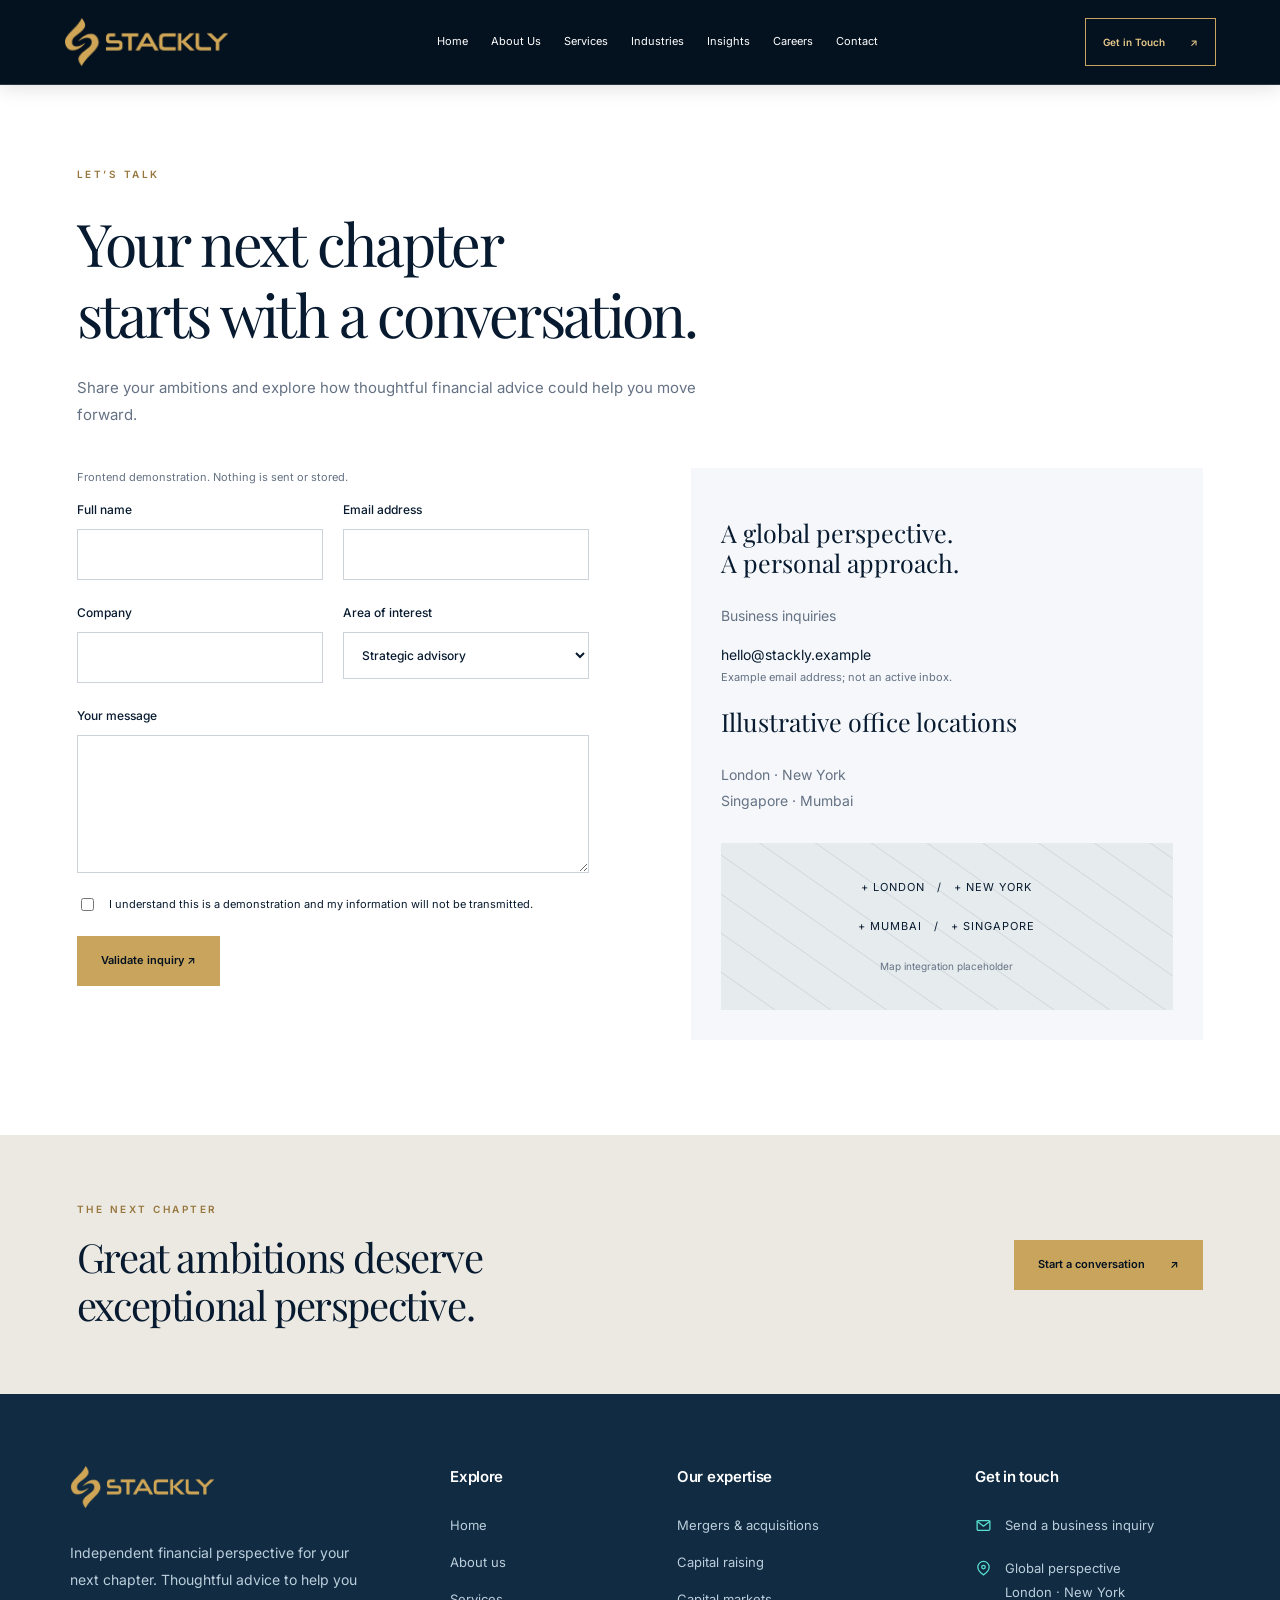
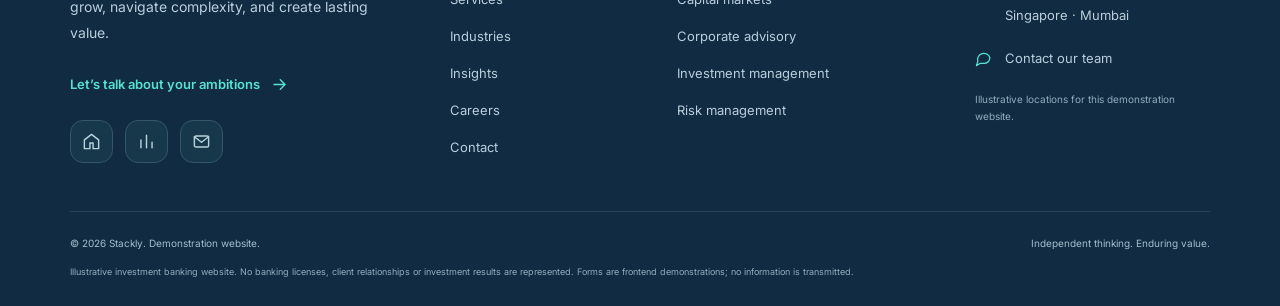
<file: contact.html>
<!doctype html>
<html lang="en">
<head>
<meta charset="utf-8">
<meta name="viewport" content="width=device-width,initial-scale=1">
<title>Contact | Stackly</title>
<meta name="description" content="Independent thinking, strategic financial advisory and capital solutions. Explore Stackly’s demonstration website.">
<meta property="og:title" content="Contact | Stackly">
<meta property="og:description" content="Driving growth. Creating value.">
<meta property="og:type" content="website">
<link rel="preconnect" href="https://fonts.googleapis.com">
<link rel="preconnect" href="https://fonts.gstatic.com" crossorigin>
<link href="https://fonts.googleapis.com/css2?family=Inter:wght@400;500;600;700&family=Playfair+Display:ital,wght@0,400;0,500;0,600;1,400;1,500&display=swap" rel="stylesheet">
<link rel="stylesheet" href="css/site.css">
<script defer src="js/main.js">
</script>
</head>
<body class="inner">
<a class="skip" href="#main">Skip to content</a>
<div class="progress">
</div>
<header id="header">
<a class="brand" href="index.html" aria-label="Stackly home">
<img class="stackly-logo" src="assets/images/stackly-logo.png" alt="Stackly" width="346" height="100" decoding="async">
</a>
<button class="menu" aria-label="Open navigation" aria-expanded="false">☰</button>
<nav aria-label="Main navigation">
<a href="index.html">Home</a>
<a href="404.html">About Us</a>
<a href="404.html">Services</a>
<a href="404.html">Industries</a>
<a href="404.html">Insights</a>
<a href="404.html">Careers</a>
<a href="404.html">Contact</a>
</nav>
<a class="button nav-cta" href="contact.html">Get in Touch <span aria-hidden="true">↗</span>
</a>
</header>
<main id="main" class="page section">
<p class="eyebrow">LET’S TALK</p>
<h1>Your next chapter<br>starts with a conversation.</h1>
<p class="intro">Share your ambitions and explore how thoughtful financial advice could help you move forward.</p>
<div class="split">
<div>
<form class="demo-form">
<p class="note">Frontend demonstration. Nothing is sent or stored.</p>
<div class="form-grid">
<label>Full name<input name="name" autocomplete="name" required minlength="2">
</label>
<label>Email address<input type="email" name="email" autocomplete="email" required>
</label>
<label>Company<input name="company" autocomplete="organization">
</label>
<label>Area of interest<select name="interest">
<option>Strategic advisory</option>
<option>Mergers & acquisitions</option>
<option>Capital raising</option>
<option>General inquiry</option>
</select>
</label>
</div>
<label>Your message<textarea name="message" required minlength="20" rows="5">
</textarea>
</label>
<label class="check">
<input type="checkbox" required> I understand this is a demonstration and my information will not be transmitted.</label>
<button class="button gold" type="submit">Validate inquiry ↗</button>
<p class="form-status" role="status">
</p>
</form>
</div>
<aside class="contact-info">
<h3>A global perspective.<br>A personal approach.</h3>
<p>Business inquiries</p>
<a href="mailto:hello@stackly.example">hello@stackly.example</a>
<p class="note">Example email address; not an active inbox.</p>
<h3>Illustrative office locations</h3>
<p>London · New York<br>Singapore · Mumbai</p>
<div class="map-placeholder">+ LONDON &nbsp; / &nbsp; + NEW YORK<br>
<br>+ MUMBAI &nbsp; / &nbsp; + SINGAPORE<p>Map integration placeholder</p>
</div>
</aside>
</div>
</main>
<section class="cta">
<div>
<p class="eyebrow">THE NEXT CHAPTER</p>
<h2>Great ambitions deserve<br>exceptional perspective.</h2>
</div>
<a class="button gold" href="contact.html">Start a conversation <span aria-hidden="true">↗</span>
</a>
</section>
<footer class="site-footer">
<div class="footer-grid">
<div class="footer-brand-column">
<a class="brand" href="index.html" aria-label="Stackly home">
<img class="stackly-logo" src="assets/images/stackly-logo.png" alt="Stackly" width="346" height="100" decoding="async">
</a>
<p>Independent financial perspective for your next chapter. Thoughtful advice to help you grow, navigate complexity, and create lasting value.</p>
<a class="footer-conversation" href="404.html">Let’s talk about your ambitions <svg viewBox="0 0 24 24" fill="none" stroke="currentColor" stroke-width="1.8" stroke-linecap="round" stroke-linejoin="round" aria-hidden="true">
<path d="M5 12h14m-6-6 6 6-6 6"/>
</svg>
</a>
<div class="footer-shortcuts" aria-label="Quick actions">
<a href="index.html" aria-label="Go to homepage">
<svg viewBox="0 0 24 24" fill="none" stroke="currentColor" stroke-width="1.8" stroke-linecap="round" stroke-linejoin="round" aria-hidden="true">
<path d="m3 10 9-7 9 7v11h-7v-7h-4v7H3Z"/>
</svg>
</a>
<a href="404.html" aria-label="Explore market insights">
<svg viewBox="0 0 24 24" fill="none" stroke="currentColor" stroke-width="1.8" stroke-linecap="round" stroke-linejoin="round" aria-hidden="true">
<path d="M5 20V10m7 10V4m7 16v-7"/>
</svg>
</a>
<a href="404.html" aria-label="Contact our team">
<svg viewBox="0 0 24 24" fill="none" stroke="currentColor" stroke-width="1.8" stroke-linecap="round" stroke-linejoin="round" aria-hidden="true">
<rect x="3" y="5" width="18" height="14" rx="2"/>
<path d="m3 6 9 7 9-7"/>
</svg>
</a>
</div>
</div>
<div class="footer-column">
<h2>Explore</h2>
<ul>
<li>
<a href="index.html">Home</a>
</li>
<li>
<a href="404.html">About us</a>
</li>
<li>
<a href="404.html">Services</a>
</li>
<li>
<a href="404.html">Industries</a>
</li>
<li>
<a href="404.html">Insights</a>
</li>
<li>
<a href="404.html">Careers</a>
</li>
<li>
<a href="404.html">Contact</a>
</li>
</ul>
</div>
<div class="footer-column">
<h2>Our expertise</h2>
<ul>
<li>
<a href="404.html">Mergers & acquisitions</a>
</li>
<li>
<a href="404.html">Capital raising</a>
</li>
<li>
<a href="404.html">Capital markets</a>
</li>
<li>
<a href="404.html">Corporate advisory</a>
</li>
<li>
<a href="404.html">Investment management</a>
</li>
<li>
<a href="404.html">Risk management</a>
</li>
</ul>
</div>
<div class="footer-column footer-contact">
<h2>Get in touch</h2>
<a class="contact-row" href="404.html">
<svg viewBox="0 0 24 24" fill="none" stroke="currentColor" stroke-width="1.8" stroke-linecap="round" stroke-linejoin="round" aria-hidden="true">
<rect x="3" y="5" width="18" height="14" rx="2"/>
<path d="m3 6 9 7 9-7"/>
</svg>
<span>Send a business inquiry</span>
</a>
<div class="contact-row">
<svg viewBox="0 0 24 24" fill="none" stroke="currentColor" stroke-width="1.8" stroke-linecap="round" stroke-linejoin="round" aria-hidden="true">
<path d="M20 10c0 6-8 11-8 11S4 16 4 10a8 8 0 1 1 16 0Z"/>
<circle cx="12" cy="10" r="2.5"/>
</svg>
<span>Global perspective<br>London · New York<br>Singapore · Mumbai</span>
</div>
<a class="contact-row" href="404.html">
<svg viewBox="0 0 24 24" fill="none" stroke="currentColor" stroke-width="1.8" stroke-linecap="round" stroke-linejoin="round" aria-hidden="true">
<path d="M21 11a8 8 0 0 1-8 8H7l-5 3 2-6a8 8 0 1 1 17-5Z"/>
</svg>
<span>Contact our team</span>
</a>
<p class="footer-contact-note">Illustrative locations for this demonstration website.</p>
</div>
</div>
<div class="footer-legal">
<span>© 2026 Stackly. Demonstration website.</span>
<span>Independent thinking. Enduring value.</span>
</div>
<p class="footer-disclaimer">Illustrative investment banking website. No banking licenses, client relationships or investment results are represented. Forms are frontend demonstrations; no information is transmitted.</p>
</footer>
<button class="to-top" aria-label="Back to top">↑</button>
</body>
</html>
</file>
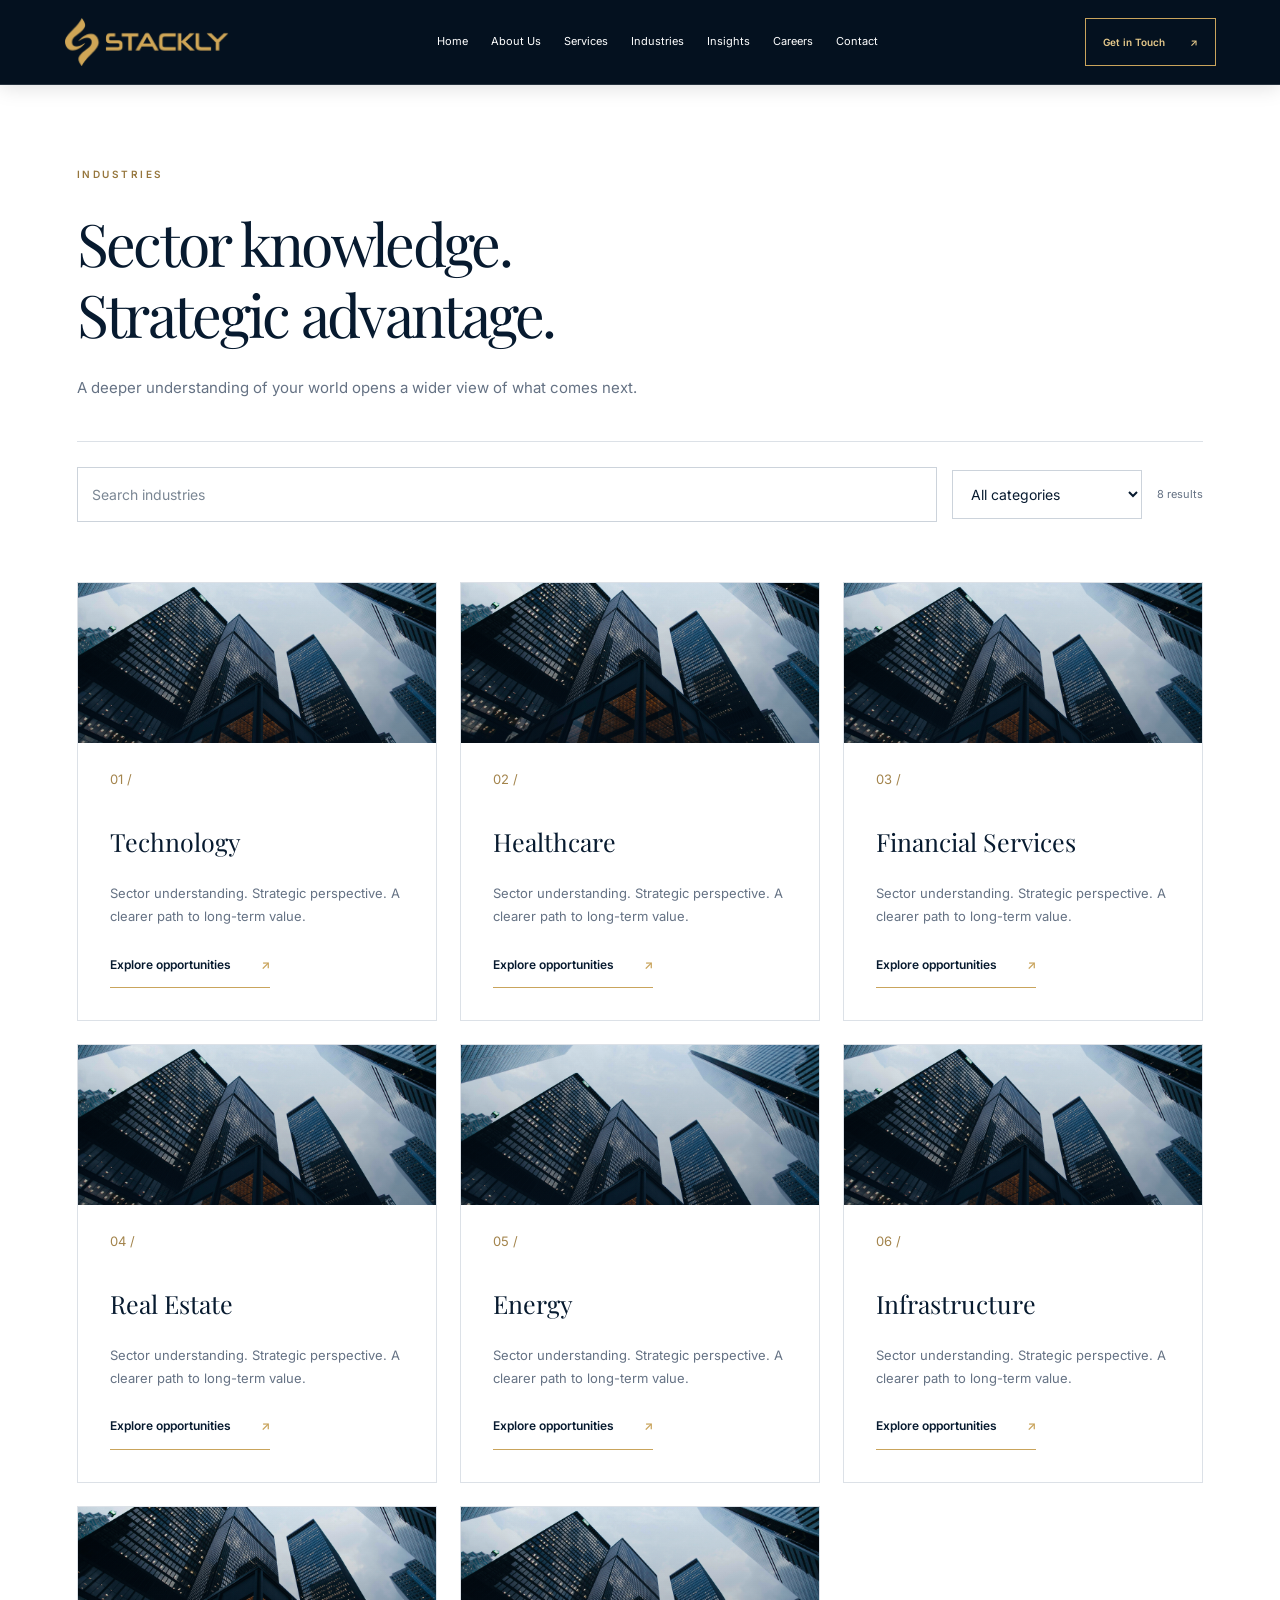
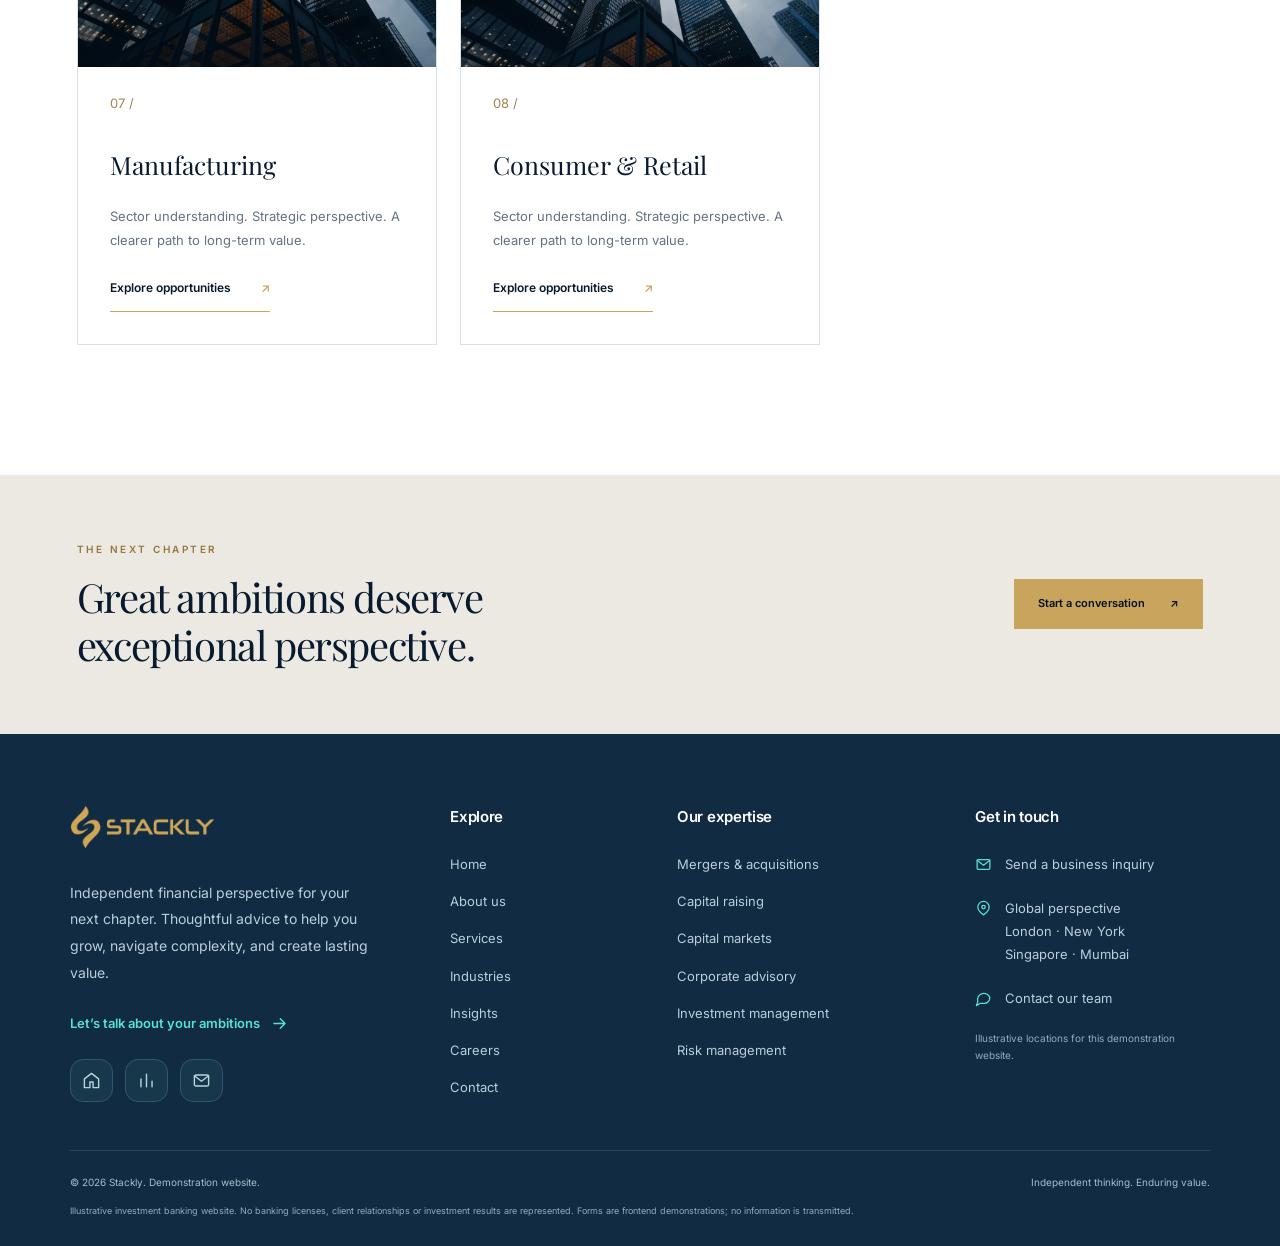
<file: industries.html>
<!doctype html>
<html lang="en">
<head>
<meta charset="utf-8">
<meta name="viewport" content="width=device-width,initial-scale=1">
<title>Industries | Stackly</title>
<meta name="description" content="Independent thinking, strategic financial advisory and capital solutions. Explore Stackly’s demonstration website.">
<meta property="og:title" content="Industries | Stackly">
<meta property="og:description" content="Driving growth. Creating value.">
<meta property="og:type" content="website">
<link rel="preconnect" href="https://fonts.googleapis.com">
<link rel="preconnect" href="https://fonts.gstatic.com" crossorigin>
<link href="https://fonts.googleapis.com/css2?family=Inter:wght@400;500;600;700&family=Playfair+Display:ital,wght@0,400;0,500;0,600;1,400;1,500&display=swap" rel="stylesheet">
<link rel="stylesheet" href="css/site.css">
<script defer src="js/main.js">
</script>
</head>
<body class="inner">
<a class="skip" href="#main">Skip to content</a>
<div class="progress">
</div>
<header id="header">
<a class="brand" href="index.html" aria-label="Stackly home">
<img class="stackly-logo" src="assets/images/stackly-logo.png" alt="Stackly" width="346" height="100" decoding="async">
</a>
<button class="menu" aria-label="Open navigation" aria-expanded="false">☰</button>
<nav aria-label="Main navigation">
<a href="index.html">Home</a>
<a href="404.html">About Us</a>
<a href="404.html">Services</a>
<a href="404.html">Industries</a>
<a href="404.html">Insights</a>
<a href="404.html">Careers</a>
<a href="404.html">Contact</a>
</nav>
<a class="button nav-cta" href="contact.html">Get in Touch <span aria-hidden="true">↗</span>
</a>
</header>
<main id="main" class="page section">
<p class="eyebrow">INDUSTRIES</p>
<h1>Sector knowledge.<br>Strategic advantage.</h1>
<p class="intro">A deeper understanding of your world opens a wider view of what comes next.</p>
<div class="filters">
<input type="search" id="search" placeholder="Search industries" aria-label="Search industries">
<select id="filter" aria-label="Filter by category">
<option value="all">All categories</option>
<option>Technology</option>
<option>Healthcare</option>
<option>Financial Services</option>
<option>Real Estate</option>
<option>Energy</option>
<option>Infrastructure</option>
<option>Manufacturing</option>
<option>Consumer & Retail</option>
</select>
<span id="result-count" aria-live="polite">
</span>
</div>
<p id="empty" hidden>No matching results. Try another search.</p>
<div class="cards">
<article class="card filter-item reveal" data-category="Technology">
<span class="card-number">01 /</span>
<h3>Technology</h3>
<p>Sector understanding. Strategic perspective. A clearer path to long-term value.</p>
<a class="text-link" href="contact.html">Explore opportunities <span aria-hidden="true">↗</span>
</a>
</article>
<article class="card filter-item reveal" data-category="Healthcare">
<span class="card-number">02 /</span>
<h3>Healthcare</h3>
<p>Sector understanding. Strategic perspective. A clearer path to long-term value.</p>
<a class="text-link" href="contact.html">Explore opportunities <span aria-hidden="true">↗</span>
</a>
</article>
<article class="card filter-item reveal" data-category="Financial Services">
<span class="card-number">03 /</span>
<h3>Financial Services</h3>
<p>Sector understanding. Strategic perspective. A clearer path to long-term value.</p>
<a class="text-link" href="contact.html">Explore opportunities <span aria-hidden="true">↗</span>
</a>
</article>
<article class="card filter-item reveal" data-category="Real Estate">
<span class="card-number">04 /</span>
<h3>Real Estate</h3>
<p>Sector understanding. Strategic perspective. A clearer path to long-term value.</p>
<a class="text-link" href="contact.html">Explore opportunities <span aria-hidden="true">↗</span>
</a>
</article>
<article class="card filter-item reveal" data-category="Energy">
<span class="card-number">05 /</span>
<h3>Energy</h3>
<p>Sector understanding. Strategic perspective. A clearer path to long-term value.</p>
<a class="text-link" href="contact.html">Explore opportunities <span aria-hidden="true">↗</span>
</a>
</article>
<article class="card filter-item reveal" data-category="Infrastructure">
<span class="card-number">06 /</span>
<h3>Infrastructure</h3>
<p>Sector understanding. Strategic perspective. A clearer path to long-term value.</p>
<a class="text-link" href="contact.html">Explore opportunities <span aria-hidden="true">↗</span>
</a>
</article>
<article class="card filter-item reveal" data-category="Manufacturing">
<span class="card-number">07 /</span>
<h3>Manufacturing</h3>
<p>Sector understanding. Strategic perspective. A clearer path to long-term value.</p>
<a class="text-link" href="contact.html">Explore opportunities <span aria-hidden="true">↗</span>
</a>
</article>
<article class="card filter-item reveal" data-category="Consumer & Retail">
<span class="card-number">08 /</span>
<h3>Consumer & Retail</h3>
<p>Sector understanding. Strategic perspective. A clearer path to long-term value.</p>
<a class="text-link" href="contact.html">Explore opportunities <span aria-hidden="true">↗</span>
</a>
</article>
</div>
</main>
<section class="cta">
<div>
<p class="eyebrow">THE NEXT CHAPTER</p>
<h2>Great ambitions deserve<br>exceptional perspective.</h2>
</div>
<a class="button gold" href="contact.html">Start a conversation <span aria-hidden="true">↗</span>
</a>
</section>
<footer class="site-footer">
<div class="footer-grid">
<div class="footer-brand-column">
<a class="brand" href="index.html" aria-label="Stackly home">
<img class="stackly-logo" src="assets/images/stackly-logo.png" alt="Stackly" width="346" height="100" decoding="async">
</a>
<p>Independent financial perspective for your next chapter. Thoughtful advice to help you grow, navigate complexity, and create lasting value.</p>
<a class="footer-conversation" href="404.html">Let’s talk about your ambitions <svg viewBox="0 0 24 24" fill="none" stroke="currentColor" stroke-width="1.8" stroke-linecap="round" stroke-linejoin="round" aria-hidden="true">
<path d="M5 12h14m-6-6 6 6-6 6"/>
</svg>
</a>
<div class="footer-shortcuts" aria-label="Quick actions">
<a href="index.html" aria-label="Go to homepage">
<svg viewBox="0 0 24 24" fill="none" stroke="currentColor" stroke-width="1.8" stroke-linecap="round" stroke-linejoin="round" aria-hidden="true">
<path d="m3 10 9-7 9 7v11h-7v-7h-4v7H3Z"/>
</svg>
</a>
<a href="404.html" aria-label="Explore market insights">
<svg viewBox="0 0 24 24" fill="none" stroke="currentColor" stroke-width="1.8" stroke-linecap="round" stroke-linejoin="round" aria-hidden="true">
<path d="M5 20V10m7 10V4m7 16v-7"/>
</svg>
</a>
<a href="404.html" aria-label="Contact our team">
<svg viewBox="0 0 24 24" fill="none" stroke="currentColor" stroke-width="1.8" stroke-linecap="round" stroke-linejoin="round" aria-hidden="true">
<rect x="3" y="5" width="18" height="14" rx="2"/>
<path d="m3 6 9 7 9-7"/>
</svg>
</a>
</div>
</div>
<div class="footer-column">
<h2>Explore</h2>
<ul>
<li>
<a href="index.html">Home</a>
</li>
<li>
<a href="404.html">About us</a>
</li>
<li>
<a href="404.html">Services</a>
</li>
<li>
<a href="404.html">Industries</a>
</li>
<li>
<a href="404.html">Insights</a>
</li>
<li>
<a href="404.html">Careers</a>
</li>
<li>
<a href="404.html">Contact</a>
</li>
</ul>
</div>
<div class="footer-column">
<h2>Our expertise</h2>
<ul>
<li>
<a href="404.html">Mergers & acquisitions</a>
</li>
<li>
<a href="404.html">Capital raising</a>
</li>
<li>
<a href="404.html">Capital markets</a>
</li>
<li>
<a href="404.html">Corporate advisory</a>
</li>
<li>
<a href="404.html">Investment management</a>
</li>
<li>
<a href="404.html">Risk management</a>
</li>
</ul>
</div>
<div class="footer-column footer-contact">
<h2>Get in touch</h2>
<a class="contact-row" href="404.html">
<svg viewBox="0 0 24 24" fill="none" stroke="currentColor" stroke-width="1.8" stroke-linecap="round" stroke-linejoin="round" aria-hidden="true">
<rect x="3" y="5" width="18" height="14" rx="2"/>
<path d="m3 6 9 7 9-7"/>
</svg>
<span>Send a business inquiry</span>
</a>
<div class="contact-row">
<svg viewBox="0 0 24 24" fill="none" stroke="currentColor" stroke-width="1.8" stroke-linecap="round" stroke-linejoin="round" aria-hidden="true">
<path d="M20 10c0 6-8 11-8 11S4 16 4 10a8 8 0 1 1 16 0Z"/>
<circle cx="12" cy="10" r="2.5"/>
</svg>
<span>Global perspective<br>London · New York<br>Singapore · Mumbai</span>
</div>
<a class="contact-row" href="404.html">
<svg viewBox="0 0 24 24" fill="none" stroke="currentColor" stroke-width="1.8" stroke-linecap="round" stroke-linejoin="round" aria-hidden="true">
<path d="M21 11a8 8 0 0 1-8 8H7l-5 3 2-6a8 8 0 1 1 17-5Z"/>
</svg>
<span>Contact our team</span>
</a>
<p class="footer-contact-note">Illustrative locations for this demonstration website.</p>
</div>
</div>
<div class="footer-legal">
<span>© 2026 Stackly. Demonstration website.</span>
<span>Independent thinking. Enduring value.</span>
</div>
<p class="footer-disclaimer">Illustrative investment banking website. No banking licenses, client relationships or investment results are represented. Forms are frontend demonstrations; no information is transmitted.</p>
</footer>
<button class="to-top" aria-label="Back to top">↑</button>
</body>
</html>
</file>
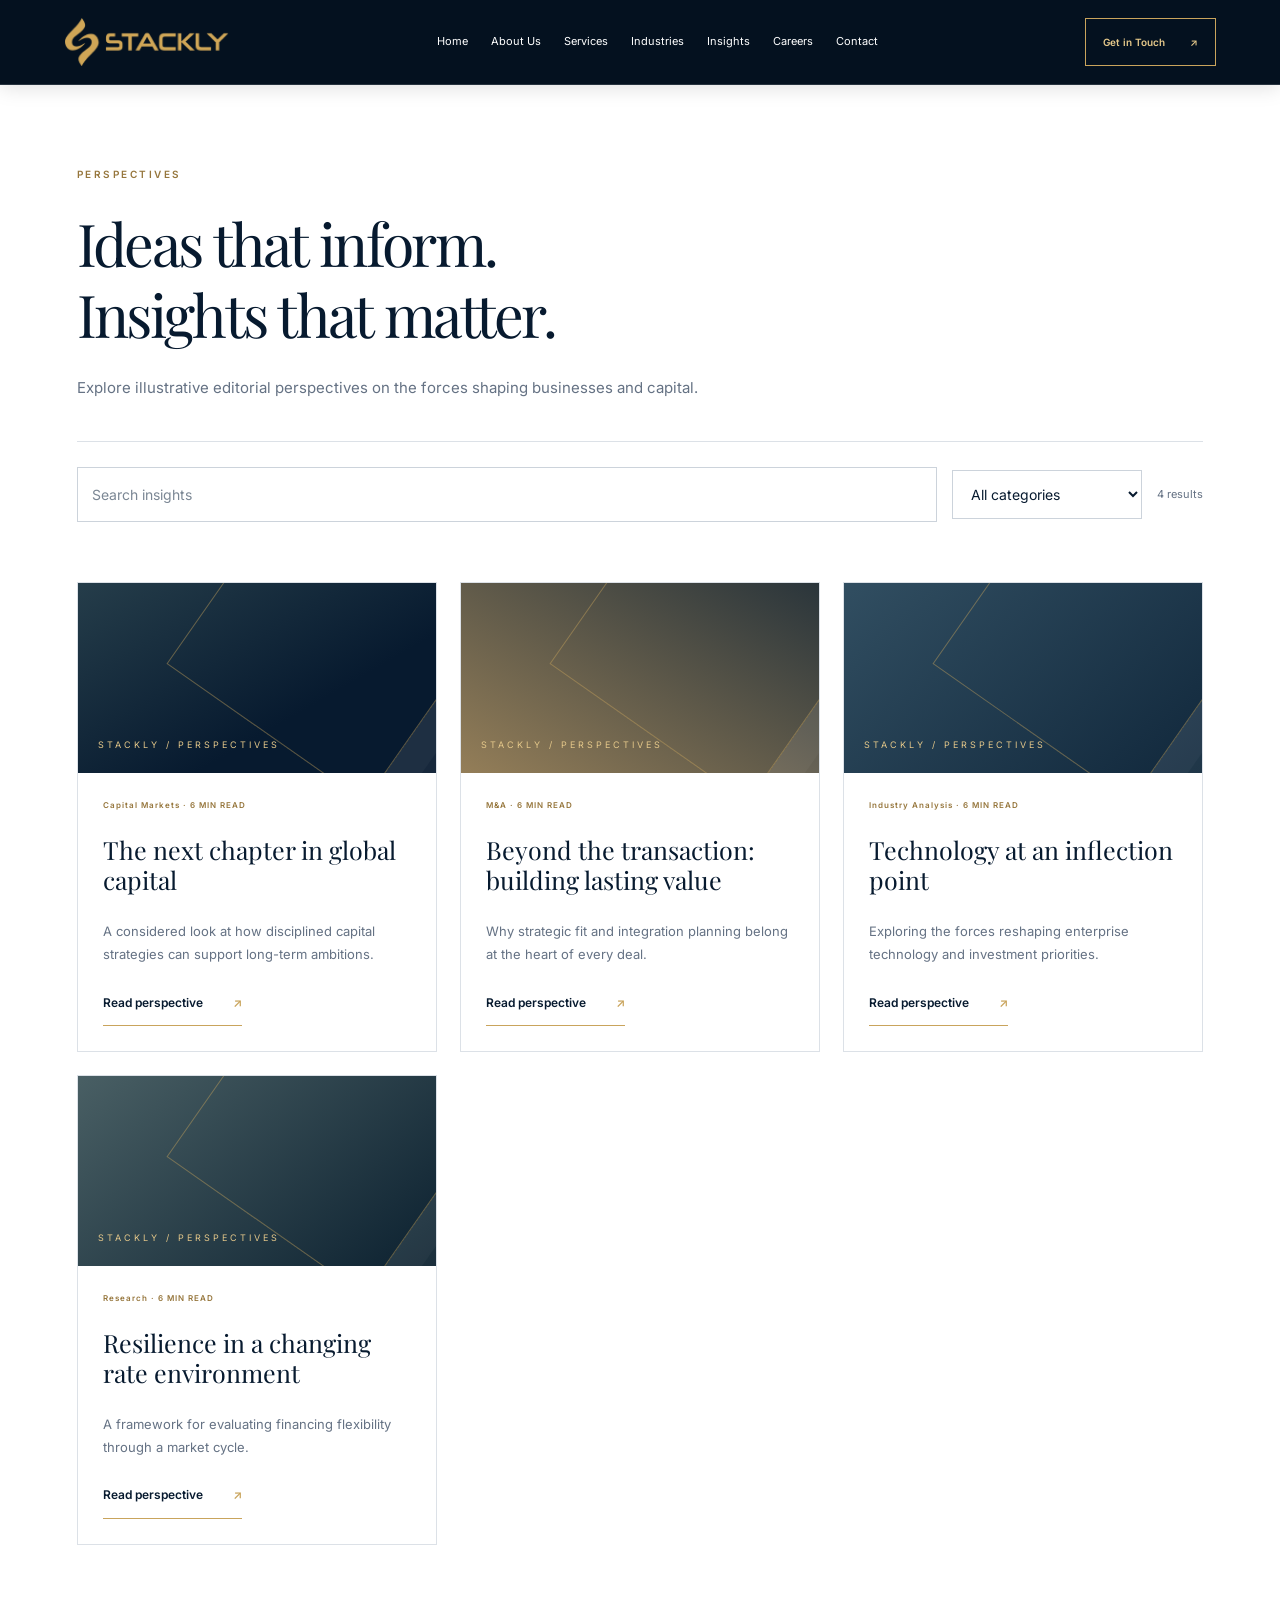
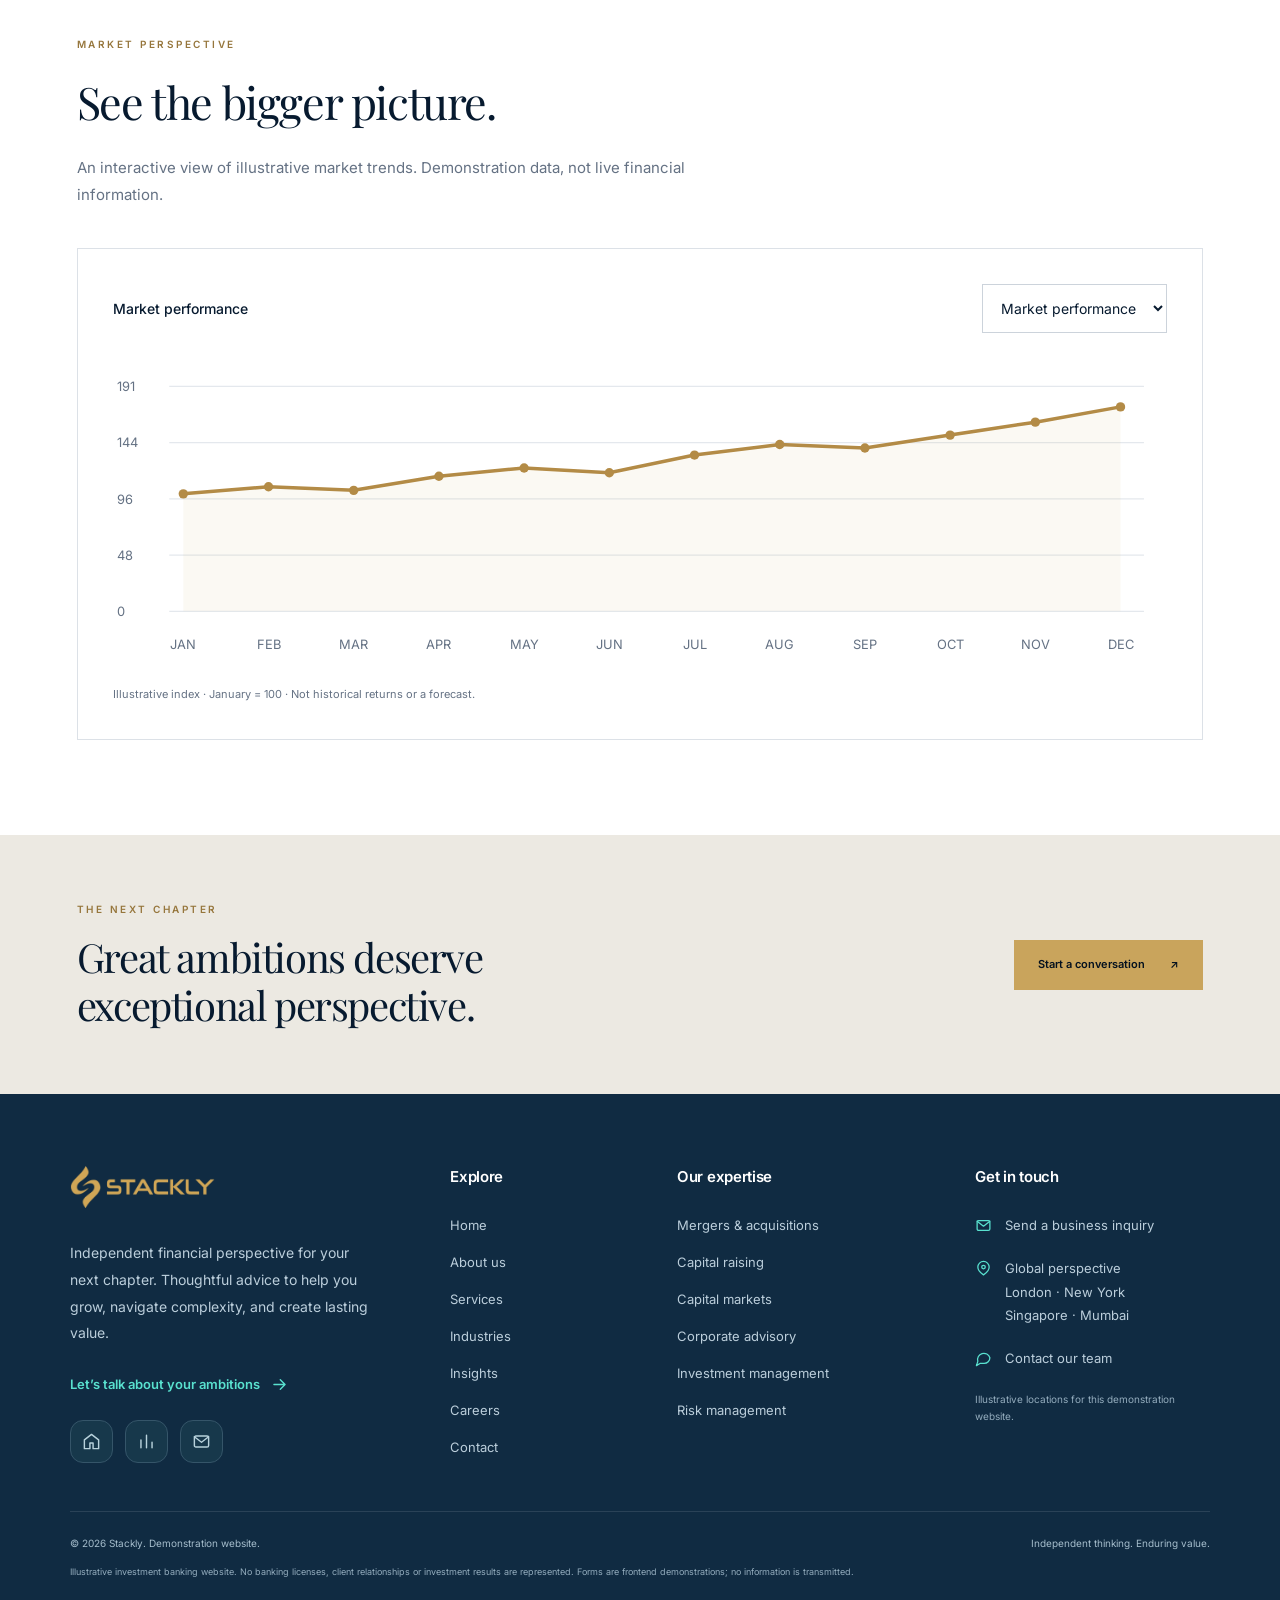
<file: insights.html>
<!doctype html>
<html lang="en">
<head>
<meta charset="utf-8">
<meta name="viewport" content="width=device-width,initial-scale=1">
<title>Insights | Stackly</title>
<meta name="description" content="Independent thinking, strategic financial advisory and capital solutions. Explore Stackly’s demonstration website.">
<meta property="og:title" content="Insights | Stackly">
<meta property="og:description" content="Driving growth. Creating value.">
<meta property="og:type" content="website">
<link rel="preconnect" href="https://fonts.googleapis.com">
<link rel="preconnect" href="https://fonts.gstatic.com" crossorigin>
<link href="https://fonts.googleapis.com/css2?family=Inter:wght@400;500;600;700&family=Playfair+Display:ital,wght@0,400;0,500;0,600;1,400;1,500&display=swap" rel="stylesheet">
<link rel="stylesheet" href="css/site.css">
<script defer src="js/main.js">
</script>
</head>
<body class="inner">
<a class="skip" href="#main">Skip to content</a>
<div class="progress">
</div>
<header id="header">
<a class="brand" href="index.html" aria-label="Stackly home">
<img class="stackly-logo" src="assets/images/stackly-logo.png" alt="Stackly" width="346" height="100" decoding="async">
</a>
<button class="menu" aria-label="Open navigation" aria-expanded="false">☰</button>
<nav aria-label="Main navigation">
<a href="index.html">Home</a>
<a href="404.html">About Us</a>
<a href="404.html">Services</a>
<a href="404.html">Industries</a>
<a href="404.html">Insights</a>
<a href="404.html">Careers</a>
<a href="404.html">Contact</a>
</nav>
<a class="button nav-cta" href="contact.html">Get in Touch <span aria-hidden="true">↗</span>
</a>
</header>
<main id="main" class="page section">
<p class="eyebrow">PERSPECTIVES</p>
<h1>Ideas that inform.<br>Insights that matter.</h1>
<p class="intro">Explore illustrative editorial perspectives on the forces shaping businesses and capital.</p>
<div class="filters">
<input type="search" id="search" placeholder="Search insights" aria-label="Search insights">
<select id="filter" aria-label="Filter by category">
<option value="all">All categories</option>
<option>Capital Markets</option>
<option>M&A</option>
<option>Industry Analysis</option>
<option>Research</option>
</select>
<span id="result-count" aria-live="polite">
</span>
</div>
<p id="empty" hidden>No matching results. Try another search.</p>
<div class="cards articles">
<article class="card filter-item" data-category="Capital Markets">
<div class="article-art art-0">
<span>STACKLY / PERSPECTIVES</span>
</div>
<p class="eyebrow">Capital Markets · 6 MIN READ</p>
<h3>The next chapter in global capital</h3>
<p>A considered look at how disciplined capital strategies can support long-term ambitions.</p>
<a class="text-link" href="article-1.html">Read perspective <span aria-hidden="true">↗</span>
</a>
</article>
<article class="card filter-item" data-category="M&A">
<div class="article-art art-1">
<span>STACKLY / PERSPECTIVES</span>
</div>
<p class="eyebrow">M&A · 6 MIN READ</p>
<h3>Beyond the transaction: building lasting value</h3>
<p>Why strategic fit and integration planning belong at the heart of every deal.</p>
<a class="text-link" href="article-2.html">Read perspective <span aria-hidden="true">↗</span>
</a>
</article>
<article class="card filter-item" data-category="Industry Analysis">
<div class="article-art art-2">
<span>STACKLY / PERSPECTIVES</span>
</div>
<p class="eyebrow">Industry Analysis · 6 MIN READ</p>
<h3>Technology at an inflection point</h3>
<p>Exploring the forces reshaping enterprise technology and investment priorities.</p>
<a class="text-link" href="article-3.html">Read perspective <span aria-hidden="true">↗</span>
</a>
</article>
<article class="card filter-item" data-category="Research">
<div class="article-art art-3">
<span>STACKLY / PERSPECTIVES</span>
</div>
<p class="eyebrow">Research · 6 MIN READ</p>
<h3>Resilience in a changing rate environment</h3>
<p>A framework for evaluating financing flexibility through a market cycle.</p>
<a class="text-link" href="article-4.html">Read perspective <span aria-hidden="true">↗</span>
</a>
</article>
</div>
<section class="subsection">
<p class="eyebrow">MARKET PERSPECTIVE</p>
<h2>See the bigger picture.</h2>
<p class="intro">An interactive view of illustrative market trends. Demonstration data, not live financial information.</p>
<div class="chart-panel">
<div class="chart-controls">
<strong id="chart-title">Market performance</strong>
<select id="chart-select" aria-label="Chart metric">
<option>Market performance</option>
<option>Investment growth</option>
<option>Industry distribution</option>
<option>Capital allocation</option>
</select>
</div>
<svg id="chart" viewBox="0 0 900 260" role="img" aria-label="Illustrative financial chart">
</svg>
<p id="chart-note" class="note">
</p>
</div>
</section>
</main>
<section class="cta">
<div>
<p class="eyebrow">THE NEXT CHAPTER</p>
<h2>Great ambitions deserve<br>exceptional perspective.</h2>
</div>
<a class="button gold" href="contact.html">Start a conversation <span aria-hidden="true">↗</span>
</a>
</section>
<footer class="site-footer">
<div class="footer-grid">
<div class="footer-brand-column">
<a class="brand" href="index.html" aria-label="Stackly home">
<img class="stackly-logo" src="assets/images/stackly-logo.png" alt="Stackly" width="346" height="100" decoding="async">
</a>
<p>Independent financial perspective for your next chapter. Thoughtful advice to help you grow, navigate complexity, and create lasting value.</p>
<a class="footer-conversation" href="404.html">Let’s talk about your ambitions <svg viewBox="0 0 24 24" fill="none" stroke="currentColor" stroke-width="1.8" stroke-linecap="round" stroke-linejoin="round" aria-hidden="true">
<path d="M5 12h14m-6-6 6 6-6 6"/>
</svg>
</a>
<div class="footer-shortcuts" aria-label="Quick actions">
<a href="index.html" aria-label="Go to homepage">
<svg viewBox="0 0 24 24" fill="none" stroke="currentColor" stroke-width="1.8" stroke-linecap="round" stroke-linejoin="round" aria-hidden="true">
<path d="m3 10 9-7 9 7v11h-7v-7h-4v7H3Z"/>
</svg>
</a>
<a href="404.html" aria-label="Explore market insights">
<svg viewBox="0 0 24 24" fill="none" stroke="currentColor" stroke-width="1.8" stroke-linecap="round" stroke-linejoin="round" aria-hidden="true">
<path d="M5 20V10m7 10V4m7 16v-7"/>
</svg>
</a>
<a href="404.html" aria-label="Contact our team">
<svg viewBox="0 0 24 24" fill="none" stroke="currentColor" stroke-width="1.8" stroke-linecap="round" stroke-linejoin="round" aria-hidden="true">
<rect x="3" y="5" width="18" height="14" rx="2"/>
<path d="m3 6 9 7 9-7"/>
</svg>
</a>
</div>
</div>
<div class="footer-column">
<h2>Explore</h2>
<ul>
<li>
<a href="index.html">Home</a>
</li>
<li>
<a href="404.html">About us</a>
</li>
<li>
<a href="404.html">Services</a>
</li>
<li>
<a href="404.html">Industries</a>
</li>
<li>
<a href="404.html">Insights</a>
</li>
<li>
<a href="404.html">Careers</a>
</li>
<li>
<a href="404.html">Contact</a>
</li>
</ul>
</div>
<div class="footer-column">
<h2>Our expertise</h2>
<ul>
<li>
<a href="404.html">Mergers & acquisitions</a>
</li>
<li>
<a href="404.html">Capital raising</a>
</li>
<li>
<a href="404.html">Capital markets</a>
</li>
<li>
<a href="404.html">Corporate advisory</a>
</li>
<li>
<a href="404.html">Investment management</a>
</li>
<li>
<a href="404.html">Risk management</a>
</li>
</ul>
</div>
<div class="footer-column footer-contact">
<h2>Get in touch</h2>
<a class="contact-row" href="404.html">
<svg viewBox="0 0 24 24" fill="none" stroke="currentColor" stroke-width="1.8" stroke-linecap="round" stroke-linejoin="round" aria-hidden="true">
<rect x="3" y="5" width="18" height="14" rx="2"/>
<path d="m3 6 9 7 9-7"/>
</svg>
<span>Send a business inquiry</span>
</a>
<div class="contact-row">
<svg viewBox="0 0 24 24" fill="none" stroke="currentColor" stroke-width="1.8" stroke-linecap="round" stroke-linejoin="round" aria-hidden="true">
<path d="M20 10c0 6-8 11-8 11S4 16 4 10a8 8 0 1 1 16 0Z"/>
<circle cx="12" cy="10" r="2.5"/>
</svg>
<span>Global perspective<br>London · New York<br>Singapore · Mumbai</span>
</div>
<a class="contact-row" href="404.html">
<svg viewBox="0 0 24 24" fill="none" stroke="currentColor" stroke-width="1.8" stroke-linecap="round" stroke-linejoin="round" aria-hidden="true">
<path d="M21 11a8 8 0 0 1-8 8H7l-5 3 2-6a8 8 0 1 1 17-5Z"/>
</svg>
<span>Contact our team</span>
</a>
<p class="footer-contact-note">Illustrative locations for this demonstration website.</p>
</div>
</div>
<div class="footer-legal">
<span>© 2026 Stackly. Demonstration website.</span>
<span>Independent thinking. Enduring value.</span>
</div>
<p class="footer-disclaimer">Illustrative investment banking website. No banking licenses, client relationships or investment results are represented. Forms are frontend demonstrations; no information is transmitted.</p>
</footer>
<button class="to-top" aria-label="Back to top">↑</button>
</body>
</html>
</file>
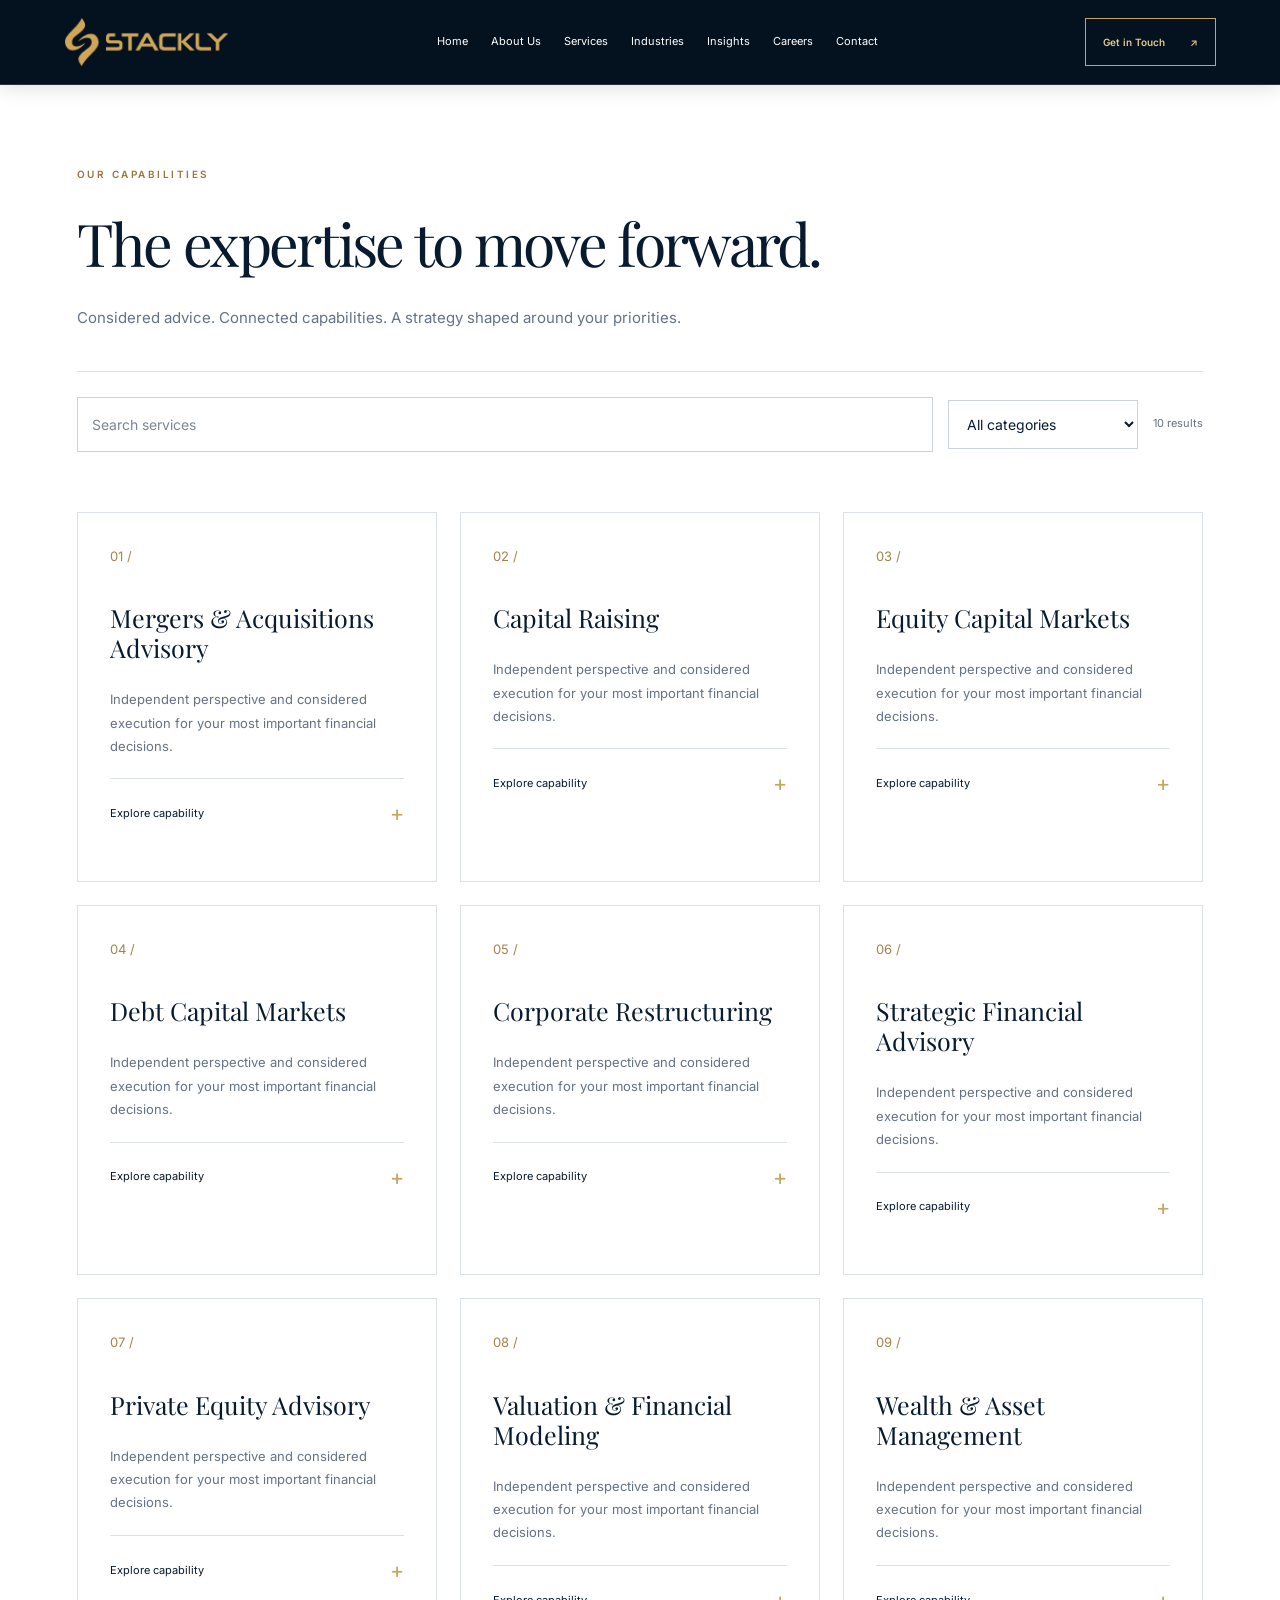
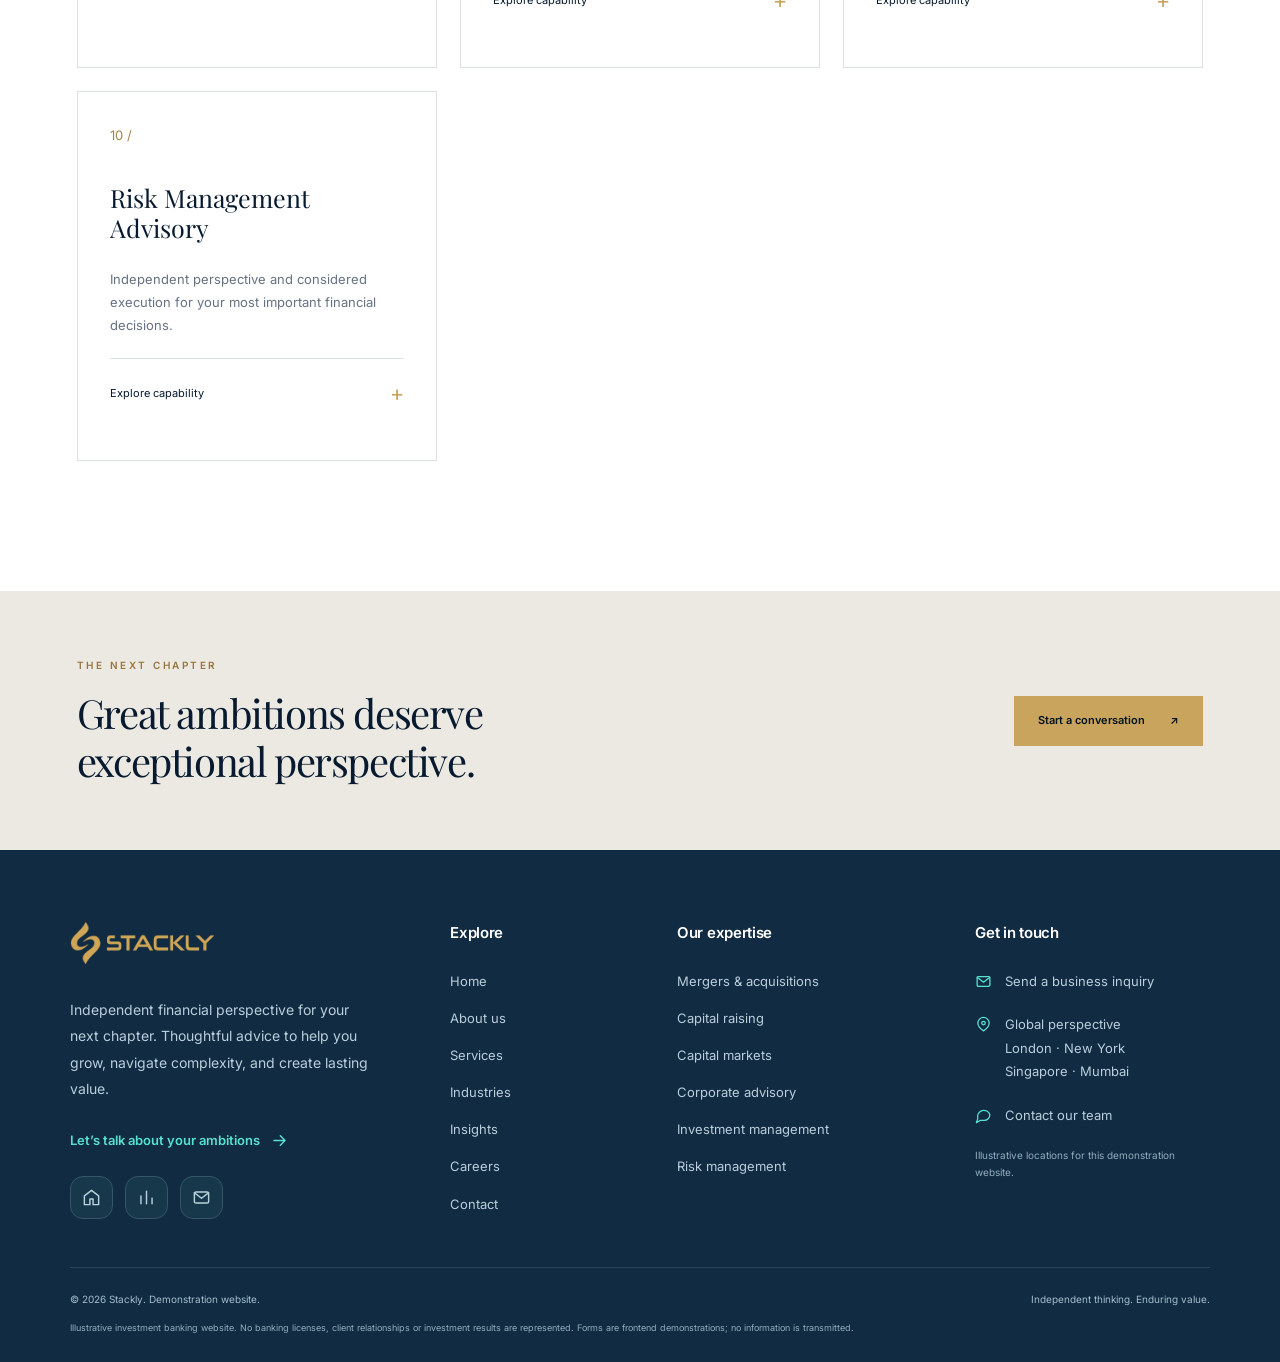
<file: services.html>
<!doctype html>
<html lang="en">
<head>
<meta charset="utf-8">
<meta name="viewport" content="width=device-width,initial-scale=1">
<title>Services | Stackly</title>
<meta name="description" content="Independent thinking, strategic financial advisory and capital solutions. Explore Stackly’s demonstration website.">
<meta property="og:title" content="Services | Stackly">
<meta property="og:description" content="Driving growth. Creating value.">
<meta property="og:type" content="website">
<link rel="preconnect" href="https://fonts.googleapis.com">
<link rel="preconnect" href="https://fonts.gstatic.com" crossorigin>
<link href="https://fonts.googleapis.com/css2?family=Inter:wght@400;500;600;700&family=Playfair+Display:ital,wght@0,400;0,500;0,600;1,400;1,500&display=swap" rel="stylesheet">
<link rel="stylesheet" href="css/site.css">
<script defer src="js/main.js">
</script>
</head>
<body class="inner">
<a class="skip" href="#main">Skip to content</a>
<div class="progress">
</div>
<header id="header">
<a class="brand" href="index.html" aria-label="Stackly home">
<img class="stackly-logo" src="assets/images/stackly-logo.png" alt="Stackly" width="346" height="100" decoding="async">
</a>
<button class="menu" aria-label="Open navigation" aria-expanded="false">☰</button>
<nav aria-label="Main navigation">
<a href="index.html">Home</a>
<a href="404.html">About Us</a>
<a href="404.html">Services</a>
<a href="404.html">Industries</a>
<a href="404.html">Insights</a>
<a href="404.html">Careers</a>
<a href="404.html">Contact</a>
</nav>
<a class="button nav-cta" href="contact.html">Get in Touch <span aria-hidden="true">↗</span>
</a>
</header>
<main id="main" class="page section">
<p class="eyebrow">OUR CAPABILITIES</p>
<h1>The expertise to move forward.</h1>
<p class="intro">Considered advice. Connected capabilities. A strategy shaped around your priorities.</p>
<div class="filters">
<input type="search" id="search" placeholder="Search services" aria-label="Search services">
<select id="filter" aria-label="Filter by category">
<option value="all">All categories</option>
<option>Advisory</option>
<option>Capital</option>
</select>
<span id="result-count" aria-live="polite">
</span>
</div>
<p id="empty" hidden>No matching results. Try another search.</p>
<div class="cards">
<article class="card filter-item reveal" data-category="Advisory">
<span class="card-number">01 /</span>
<h3>Mergers & Acquisitions Advisory</h3>
<p>Independent perspective and considered execution for your most important financial decisions.</p>
<details>
<summary>Explore capability</summary>
<p>From initial assessment and valuation to structuring, diligence and execution, our approach aligns each decision with your strategic priorities. Discuss your requirements with our advisory team.</p>
<a class="text-link" href="contact.html">Discuss your objectives <span aria-hidden="true">↗</span>
</a>
</details>
</article>
<article class="card filter-item reveal" data-category="Capital">
<span class="card-number">02 /</span>
<h3>Capital Raising</h3>
<p>Independent perspective and considered execution for your most important financial decisions.</p>
<details>
<summary>Explore capability</summary>
<p>From initial assessment and valuation to structuring, diligence and execution, our approach aligns each decision with your strategic priorities. Discuss your requirements with our advisory team.</p>
<a class="text-link" href="contact.html">Discuss your objectives <span aria-hidden="true">↗</span>
</a>
</details>
</article>
<article class="card filter-item reveal" data-category="Advisory">
<span class="card-number">03 /</span>
<h3>Equity Capital Markets</h3>
<p>Independent perspective and considered execution for your most important financial decisions.</p>
<details>
<summary>Explore capability</summary>
<p>From initial assessment and valuation to structuring, diligence and execution, our approach aligns each decision with your strategic priorities. Discuss your requirements with our advisory team.</p>
<a class="text-link" href="contact.html">Discuss your objectives <span aria-hidden="true">↗</span>
</a>
</details>
</article>
<article class="card filter-item reveal" data-category="Capital">
<span class="card-number">04 /</span>
<h3>Debt Capital Markets</h3>
<p>Independent perspective and considered execution for your most important financial decisions.</p>
<details>
<summary>Explore capability</summary>
<p>From initial assessment and valuation to structuring, diligence and execution, our approach aligns each decision with your strategic priorities. Discuss your requirements with our advisory team.</p>
<a class="text-link" href="contact.html">Discuss your objectives <span aria-hidden="true">↗</span>
</a>
</details>
</article>
<article class="card filter-item reveal" data-category="Advisory">
<span class="card-number">05 /</span>
<h3>Corporate Restructuring</h3>
<p>Independent perspective and considered execution for your most important financial decisions.</p>
<details>
<summary>Explore capability</summary>
<p>From initial assessment and valuation to structuring, diligence and execution, our approach aligns each decision with your strategic priorities. Discuss your requirements with our advisory team.</p>
<a class="text-link" href="contact.html">Discuss your objectives <span aria-hidden="true">↗</span>
</a>
</details>
</article>
<article class="card filter-item reveal" data-category="Capital">
<span class="card-number">06 /</span>
<h3>Strategic Financial Advisory</h3>
<p>Independent perspective and considered execution for your most important financial decisions.</p>
<details>
<summary>Explore capability</summary>
<p>From initial assessment and valuation to structuring, diligence and execution, our approach aligns each decision with your strategic priorities. Discuss your requirements with our advisory team.</p>
<a class="text-link" href="contact.html">Discuss your objectives <span aria-hidden="true">↗</span>
</a>
</details>
</article>
<article class="card filter-item reveal" data-category="Advisory">
<span class="card-number">07 /</span>
<h3>Private Equity Advisory</h3>
<p>Independent perspective and considered execution for your most important financial decisions.</p>
<details>
<summary>Explore capability</summary>
<p>From initial assessment and valuation to structuring, diligence and execution, our approach aligns each decision with your strategic priorities. Discuss your requirements with our advisory team.</p>
<a class="text-link" href="contact.html">Discuss your objectives <span aria-hidden="true">↗</span>
</a>
</details>
</article>
<article class="card filter-item reveal" data-category="Capital">
<span class="card-number">08 /</span>
<h3>Valuation & Financial Modeling</h3>
<p>Independent perspective and considered execution for your most important financial decisions.</p>
<details>
<summary>Explore capability</summary>
<p>From initial assessment and valuation to structuring, diligence and execution, our approach aligns each decision with your strategic priorities. Discuss your requirements with our advisory team.</p>
<a class="text-link" href="contact.html">Discuss your objectives <span aria-hidden="true">↗</span>
</a>
</details>
</article>
<article class="card filter-item reveal" data-category="Advisory">
<span class="card-number">09 /</span>
<h3>Wealth & Asset Management</h3>
<p>Independent perspective and considered execution for your most important financial decisions.</p>
<details>
<summary>Explore capability</summary>
<p>From initial assessment and valuation to structuring, diligence and execution, our approach aligns each decision with your strategic priorities. Discuss your requirements with our advisory team.</p>
<a class="text-link" href="contact.html">Discuss your objectives <span aria-hidden="true">↗</span>
</a>
</details>
</article>
<article class="card filter-item reveal" data-category="Capital">
<span class="card-number">10 /</span>
<h3>Risk Management Advisory</h3>
<p>Independent perspective and considered execution for your most important financial decisions.</p>
<details>
<summary>Explore capability</summary>
<p>From initial assessment and valuation to structuring, diligence and execution, our approach aligns each decision with your strategic priorities. Discuss your requirements with our advisory team.</p>
<a class="text-link" href="contact.html">Discuss your objectives <span aria-hidden="true">↗</span>
</a>
</details>
</article>
</div>
</main>
<section class="cta">
<div>
<p class="eyebrow">THE NEXT CHAPTER</p>
<h2>Great ambitions deserve<br>exceptional perspective.</h2>
</div>
<a class="button gold" href="contact.html">Start a conversation <span aria-hidden="true">↗</span>
</a>
</section>
<footer class="site-footer">
<div class="footer-grid">
<div class="footer-brand-column">
<a class="brand" href="index.html" aria-label="Stackly home">
<img class="stackly-logo" src="assets/images/stackly-logo.png" alt="Stackly" width="346" height="100" decoding="async">
</a>
<p>Independent financial perspective for your next chapter. Thoughtful advice to help you grow, navigate complexity, and create lasting value.</p>
<a class="footer-conversation" href="404.html">Let’s talk about your ambitions <svg viewBox="0 0 24 24" fill="none" stroke="currentColor" stroke-width="1.8" stroke-linecap="round" stroke-linejoin="round" aria-hidden="true">
<path d="M5 12h14m-6-6 6 6-6 6"/>
</svg>
</a>
<div class="footer-shortcuts" aria-label="Quick actions">
<a href="index.html" aria-label="Go to homepage">
<svg viewBox="0 0 24 24" fill="none" stroke="currentColor" stroke-width="1.8" stroke-linecap="round" stroke-linejoin="round" aria-hidden="true">
<path d="m3 10 9-7 9 7v11h-7v-7h-4v7H3Z"/>
</svg>
</a>
<a href="404.html" aria-label="Explore market insights">
<svg viewBox="0 0 24 24" fill="none" stroke="currentColor" stroke-width="1.8" stroke-linecap="round" stroke-linejoin="round" aria-hidden="true">
<path d="M5 20V10m7 10V4m7 16v-7"/>
</svg>
</a>
<a href="404.html" aria-label="Contact our team">
<svg viewBox="0 0 24 24" fill="none" stroke="currentColor" stroke-width="1.8" stroke-linecap="round" stroke-linejoin="round" aria-hidden="true">
<rect x="3" y="5" width="18" height="14" rx="2"/>
<path d="m3 6 9 7 9-7"/>
</svg>
</a>
</div>
</div>
<div class="footer-column">
<h2>Explore</h2>
<ul>
<li>
<a href="index.html">Home</a>
</li>
<li>
<a href="404.html">About us</a>
</li>
<li>
<a href="404.html">Services</a>
</li>
<li>
<a href="404.html">Industries</a>
</li>
<li>
<a href="404.html">Insights</a>
</li>
<li>
<a href="404.html">Careers</a>
</li>
<li>
<a href="404.html">Contact</a>
</li>
</ul>
</div>
<div class="footer-column">
<h2>Our expertise</h2>
<ul>
<li>
<a href="404.html">Mergers & acquisitions</a>
</li>
<li>
<a href="404.html">Capital raising</a>
</li>
<li>
<a href="404.html">Capital markets</a>
</li>
<li>
<a href="404.html">Corporate advisory</a>
</li>
<li>
<a href="404.html">Investment management</a>
</li>
<li>
<a href="404.html">Risk management</a>
</li>
</ul>
</div>
<div class="footer-column footer-contact">
<h2>Get in touch</h2>
<a class="contact-row" href="404.html">
<svg viewBox="0 0 24 24" fill="none" stroke="currentColor" stroke-width="1.8" stroke-linecap="round" stroke-linejoin="round" aria-hidden="true">
<rect x="3" y="5" width="18" height="14" rx="2"/>
<path d="m3 6 9 7 9-7"/>
</svg>
<span>Send a business inquiry</span>
</a>
<div class="contact-row">
<svg viewBox="0 0 24 24" fill="none" stroke="currentColor" stroke-width="1.8" stroke-linecap="round" stroke-linejoin="round" aria-hidden="true">
<path d="M20 10c0 6-8 11-8 11S4 16 4 10a8 8 0 1 1 16 0Z"/>
<circle cx="12" cy="10" r="2.5"/>
</svg>
<span>Global perspective<br>London · New York<br>Singapore · Mumbai</span>
</div>
<a class="contact-row" href="404.html">
<svg viewBox="0 0 24 24" fill="none" stroke="currentColor" stroke-width="1.8" stroke-linecap="round" stroke-linejoin="round" aria-hidden="true">
<path d="M21 11a8 8 0 0 1-8 8H7l-5 3 2-6a8 8 0 1 1 17-5Z"/>
</svg>
<span>Contact our team</span>
</a>
<p class="footer-contact-note">Illustrative locations for this demonstration website.</p>
</div>
</div>
<div class="footer-legal">
<span>© 2026 Stackly. Demonstration website.</span>
<span>Independent thinking. Enduring value.</span>
</div>
<p class="footer-disclaimer">Illustrative investment banking website. No banking licenses, client relationships or investment results are represented. Forms are frontend demonstrations; no information is transmitted.</p>
</footer>
<button class="to-top" aria-label="Back to top">↑</button>
</body>
</html>
</file>
<file: css/site.css>
:root{--navy:#071a2f;--deep:#04111f;--gold:#c9a45c;--soft:#e5c88a;--light:#f5f7fa;--muted:#657284;--line:#dce1e7}*{box-sizing:border-box}html{scroll-behavior:smooth;scroll-padding-top:110px}body{margin:0;background:white;color:var(--navy);font-family:Inter,Arial,sans-serif;font-size:14px;line-height:1.8}h1,h2,h3,p{margin-top:0}h1,h2,h3{font-family:'Playfair Display',Georgia,serif;font-weight:400;line-height:1.2}h1{font-size:clamp(48px,5.2vw,86px);letter-spacing:-2.7px}h2{font-size:clamp(34px,3.5vw,55px);letter-spacing:-1.4px;margin-bottom:25px}h3{font-size:25px}p{color:var(--muted)}a{color:inherit;text-decoration:none}button,input,select,textarea{font:inherit}button,a,input,select,summary,textarea{-webkit-tap-highlight-color:transparent}button,summary{cursor:pointer}a:focus-visible,button:focus-visible,input:focus-visible,select:focus-visible,textarea:focus-visible,summary:focus-visible{outline:3px solid var(--gold);outline-offset:5px}button{border:0}button:disabled{opacity:.5}.section{padding:95px max(6vw,24px)}.eyebrow{font-size:10px;font-weight:600;letter-spacing:2.5px;color:#96763c;margin-bottom:22px}.intro{max-width:650px;font-size:15px;margin-bottom:40px}.split{display:grid;grid-template-columns:1fr 1fr;gap:9%;align-items:start}.large-copy{font-family:'Playfair Display',Georgia,serif;font-size:27px;color:var(--navy);line-height:1.5}.light{background:var(--light)}.navy{background:var(--navy);color:white}.navy p{color:#aab6c5}.navy .eyebrow{color:var(--gold)}.button{display:inline-flex;align-items:center;justify-content:space-between;gap:25px;padding:14px 23px;font-size:11px;font-weight:600;border:1px solid var(--gold);transition:background .25s,transform .25s;min-height:48px}.button:hover{transform:translateY(-3px);background:var(--soft);color:var(--deep)}.gold{background:var(--gold);color:var(--deep)}.outline{color:white;border-color:#ffffff60;background:transparent}.text-link{display:inline-flex;gap:30px;align-items:center;font-size:12px;font-weight:600;padding:12px 0;border-bottom:1px solid var(--gold)}.text-link span{color:var(--gold)}.actions{display:flex;gap:15px;flex-wrap:wrap}.note,.disclaimer{font-size:11px;color:var(--muted)}.skip{position:fixed;left:10px;top:-100px;z-index:100;background:white;padding:10px}.skip:focus{top:10px}.subsection{margin-top:90px}.article-body{max-width:1000px;margin:auto}.article-body>p:not(.eyebrow){font-size:16px}.article-body h3{margin-top:40px}


/* navbar */
header{position:fixed;z-index:50;inset:0 0 auto;display:flex;align-items:center;justify-content:space-between;gap:28px;height:105px;padding:0 5%;color:white;border-bottom:1px solid #ffffff24;transition:background .3s,height .3s}header.scrolled,.inner header{background:var(--deep);height:85px;box-shadow:0 2px 20px #0002}.brand{display:flex;align-items:center;gap:13px;font-family:Georgia,serif;font-size:20px;letter-spacing:2.5px;line-height:1.3;color:inherit}.brand small{display:block;font-family:Inter,Arial,sans-serif;font-size:8px;letter-spacing:5px;margin-top:5px}.brand-mark{display:grid;place-items:center;width:35px;height:43px;color:var(--gold);font-size:35px;border:1px solid #c9a45c90;clip-path:polygon(50% 0,100% 25%,100% 100%,0 100%,0 25%)}nav{display:flex;gap:23px}nav a{font-size:11px;position:relative;padding:13px 0}nav a:after{content:'';position:absolute;bottom:4px;left:0;width:0;height:1px;background:var(--gold);transition:width .25s}nav a:hover:after,nav a[aria-current=page]:after{width:100%}nav a[aria-current=page]{color:var(--soft)}.nav-cta{padding:10px 17px;color:var(--soft);font-size:10px}.menu{display:none;background:none;color:white;font-size:25px}.progress{position:fixed;top:0;left:0;z-index:80;height:2px;width:0;background:var(--gold)}


/* hero */
.hero{min-height:760px;height:100svh;position:relative;display:flex;align-items:center;overflow:hidden;background:var(--deep);color:white}.hero-image{position:absolute;inset:0;background-image:linear-gradient(90deg,rgba(4,17,31,.92) 0%,rgba(4,17,31,.75) 39%,rgba(4,17,31,.12) 100%),linear-gradient(0deg,rgba(4,17,31,.65),transparent 40%),url('../assets/images/architecture.jpg');background-size:cover;background-position:center;animation:heroZoom 15s ease-out both}.hero-content{position:relative;width:min(760px,65%);padding:100px 0 80px 6%;z-index:1}.hero .eyebrow{color:var(--soft);font-size:9px;letter-spacing:2.8px}.hero h1{margin-bottom:26px;animation:enter 1s .1s both}.hero h1 em{color:var(--soft);font-weight:400}.hero-content>p:not(.eyebrow){color:#c6ced8;max-width:480px;font-size:14px;line-height:1.9;animation:enter 1s .3s both}.hero .actions{margin-top:35px;animation:enter 1s .5s both}.hero-bottom{position:absolute;bottom:35px;left:6%;right:6%;display:flex;justify-content:space-between;align-items:center;font-size:8px;letter-spacing:2.5px;color:#c4cbd4}.hero-bottom a{display:flex;align-items:center;gap:20px}.hero-bottom a span{font-size:23px;color:var(--gold);animation:float 2s infinite}


/* components */
.cards{display:grid;grid-template-columns:repeat(3,1fr);gap:23px;margin:35px 0}.card{padding:32px;border:1px solid var(--line);background:white;transition:transform .3s,box-shadow .3s,border-color .3s;min-width:0}.card:hover{transform:translateY(-6px);border-color:var(--gold);box-shadow:0 18px 40px #071a2f0c}.card-number{font-size:13px;color:#a3844c;display:block;margin-bottom:35px}.card h3{font-size:25px}.card p{font-size:13px}.card details{border-color:var(--line);margin-top:20px}.card summary{font-size:11px;padding:15px 0}.light .cards:has(.card:nth-child(4):last-child){grid-template-columns:repeat(4,1fr)}.stats{display:grid;grid-template-columns:repeat(4,1fr);gap:20px;padding-top:50px;margin-top:50px;border-top:1px solid var(--line)}.stats>div{border-right:1px solid var(--line);padding:0 15px}.stats>div:first-child{padding-left:0}.stats>div:last-child{border:0}.stats strong{display:block;font-family:Georgia,serif;font-size:48px;font-weight:400;color:var(--navy);line-height:1.4}.stats span{font-size:11px;color:var(--muted)}.stats+.note{margin:20px 0 0}.industry-strip{display:grid;grid-template-columns:repeat(3,1fr);gap:25px}.industry-strip a{padding:25px 0}.deals{display:grid;grid-template-columns:repeat(3,1fr);margin-top:40px;border:1px solid var(--line)}.deals article{padding:35px;border-right:1px solid var(--line)}.deals article:last-child{border:0}.deals article>p:first-child{font-size:9px;letter-spacing:2px;color:#947442}.deals h3{font-size:27px}.deals strong{font:38px Georgia,serif;color:#a8884e}.deals article>p{font-size:12px}.deals span{font-size:9px;color:var(--muted)}details{border-top:1px solid #ffffff30}summary{padding:23px 0;list-style:none;display:flex;align-items:center;justify-content:space-between;font-size:14px}summary:after{content:'+';color:var(--gold);font-size:22px}details[open] summary:after{content:'−'}details p{font-size:13px}.chart-panel{padding:35px;background:white;border:1px solid var(--line)}.chart-controls{display:flex;justify-content:space-between;align-items:center;gap:20px}.chart-controls strong{font-weight:500}.chart-panel svg{width:100%;height:auto;margin-top:30px;overflow:visible}.chart-panel svg text{font-size:11px;fill:#657284}.chart-line{stroke-dasharray:1200;stroke-dashoffset:1200;animation:draw 1.5s forwards}.chart-panel .note{margin:10px 0 0}.articles .card{padding:0 0 25px}.articles .card>:not(.article-art){margin-left:25px;margin-right:25px}.articles .eyebrow{font-size:8px;letter-spacing:1px;margin-top:25px}.article-art{height:190px;background:linear-gradient(150deg,#253d4a,#071a2f 65%);position:relative;overflow:hidden;display:flex;align-items:end;padding:20px}.article-art:after{content:'';position:absolute;width:240px;height:240px;right:-20px;top:-70px;border:1px solid #c9a45c70;transform:rotate(35deg);box-shadow:30px 0 0 #ffffff08,60px 0 0 #ffffff08,90px 0 0 #ffffff08;transition:transform .5s}.card:hover .article-art:after{transform:rotate(45deg) scale(1.1)}.article-art span{color:var(--soft);font-size:9px;letter-spacing:3px}.art-1{background:linear-gradient(30deg,#947e58,#2a353b)}.art-2{background:linear-gradient(140deg,#314e61,#11283c)}.art-3{background:linear-gradient(140deg,#495f64,#0c2130)}.quote{padding:20px 0 0 45px;border-left:1px solid #c9a45c70}.quote>p{font:italic 30px/1.6 Georgia,serif;color:#fff}.quote>span{font-size:10px;color:#aab6c5}.quote button{margin-top:25px;width:40px;height:40px;background:transparent;border:1px solid #ffffff40;color:var(--gold)}.cta{background:#ece9e2;padding:65px 6%;display:flex;justify-content:space-between;align-items:center;gap:30px}.cta h2{font-size:40px;margin:0}.cta .eyebrow{margin-bottom:15px}footer{background:var(--deep);color:white;padding:55px 6% 25px}.footer-top{display:grid;grid-template-columns:1fr 1fr 1.3fr;gap:35px;padding-bottom:40px}.footer-top p{font-size:12px;color:#aab6c5}.footer-top>div{display:flex;gap:12px 25px;flex-wrap:wrap;font-size:11px}.footer-bottom{display:flex;justify-content:space-between;padding-top:25px;border-top:1px solid #ffffff20;font-size:10px;color:#aab6c5}.disclaimer{max-width:900px;font-size:9px;color:#8391a2;margin-top:20px}.to-top{position:fixed;right:20px;bottom:20px;background:var(--gold);color:var(--deep);width:40px;height:40px;opacity:0;pointer-events:none;z-index:20}.to-top.visible{opacity:1;pointer-events:auto}


/* animations */
@keyframes enter{from{opacity:0;transform:translateY(24px)}to{opacity:1;transform:none}}@keyframes heroZoom{from{transform:scale(1.06)}to{transform:scale(1)}}@keyframes float{50%{transform:translateY(6px)}}@keyframes draw{to{stroke-dashoffset:0}}.reveal{animation:enter .6s both}.js-ready .reveal{animation:none;opacity:0;transform:translateY(20px);transition:opacity .7s,transform .7s}.js-ready .reveal.in-view{opacity:1;transform:none}.inner main{animation:enter .6s both}@media(prefers-reduced-motion:reduce){html{scroll-behavior:auto}*,*:before,*:after{animation:none!important;transition:none!important}.js-ready .reveal{opacity:1;transform:none}.chart-line{stroke-dashoffset:0}}


/* pages */
.page{padding-top:165px;min-height:80vh}.page>h2{max-width:850px;font-size:clamp(40px,4.6vw,68px)}.page>.eyebrow{margin-bottom:25px}.prose{padding:35px 0 60px}.prose h3{margin-top:20px}.filters{display:flex;gap:15px;align-items:center;flex-wrap:wrap;padding:25px 0;border-top:1px solid var(--line);margin-top:40px}.filters input{flex:1;min-width:160px}.filters select{min-width:190px}.filters span{font-size:11px;color:var(--muted)}input,select,textarea{color:var(--navy);padding:14px;background:#fff;border:1px solid #ccd3db;border-radius:0;max-width:100%;min-height:46px}input::placeholder{color:#7b8794}.filter-item[hidden]{display:none}.job{display:flex;justify-content:space-between;align-items:center;border-top:1px solid var(--line);padding:30px 0;gap:25px}.job h3{margin-bottom:10px}.job .eyebrow{margin-bottom:15px}.job p{margin:0}.demo-form{max-width:760px}.demo-form label{display:block;font-size:12px;font-weight:500;margin-bottom:22px}.demo-form input:not([type=checkbox]),.demo-form select,.demo-form textarea{display:block;width:100%;margin-top:8px}.form-grid{display:grid;grid-template-columns:1fr 1fr;gap:0 20px}.demo-form .check{display:flex;gap:12px;align-items:center;font-size:11px;font-weight:400;line-height:1.6}.check input{min-height:auto;accent-color:var(--gold)}.form-status{padding-top:15px;color:#356c52}.contact-info{padding:30px;background:var(--light)}.contact-info h3{margin-top:20px}.map-placeholder{padding:35px 15px;background:repeating-linear-gradient(35deg,transparent 0,transparent 30px,#d3d9df 31px,transparent 32px),#e6ebed;text-align:center;font-size:11px;letter-spacing:1px;margin-top:30px}.map-placeholder p{margin:20px 0 0;font-size:10px;letter-spacing:0}
.page>h1{max-width:900px;font-size:clamp(40px,4.6vw,68px);margin-bottom:25px}.article-body h1{margin-top:30px}.card[data-category="Technology"]:before,.card[data-category="Healthcare"]:before,.card[data-category="Financial Services"]:before,.card[data-category="Real Estate"]:before,.card[data-category="Energy"]:before,.card[data-category="Infrastructure"]:before,.card[data-category="Manufacturing"]:before,.card[data-category="Consumer & Retail"]:before{content:"";display:block;height:160px;margin:-32px -32px 25px;background:linear-gradient(0deg,#071a2f66,#071a2f11),url(../assets/images/architecture.jpg) center/cover}.card[data-category="Healthcare"]:before{background-position:20% 80%}.card[data-category="Energy"]:before{background-position:80% 20%}.card[data-category="Manufacturing"]:before{background-position:left bottom}@media(max-width:760px){.card[data-category]:before{margin:-27px -27px 25px}}


/* responsive */
@media(min-width:1600px){.section{padding-left:calc((100vw - 1400px)/2);padding-right:calc((100vw - 1400px)/2)}.hero-content{padding-left:calc((100vw - 1400px)/2)}}@media(max-width:1150px){header{gap:15px;padding:0 4%}nav{gap:16px}.brand{font-size:17px}.nav-cta{display:none}.cards,.light .cards:has(.card:nth-child(4):last-child){grid-template-columns:repeat(2,1fr)}.hero-content{width:75%}.hero{min-height:700px}.footer-top{grid-template-columns:1fr 1fr}.footer-top>div{grid-column:1/-1}}@media(max-width:760px){header,header.scrolled,.inner header{height:78px;padding:0 6%}.menu{display:block}nav{display:none;position:absolute;top:78px;left:0;right:0;background:var(--deep);padding:20px 6% 30px;box-shadow:0 20px 25px #0003}nav.open{display:flex;flex-direction:column;gap:5px;animation:enter .25s}nav a{font-size:14px;padding:10px 0}.brand{font-size:16px}.brand-mark{width:27px;height:35px;font-size:28px}.hero{height:100svh;min-height:700px;max-height:1000px}.hero-content{width:100%;padding:80px 6% 100px}.hero h1{font-size:clamp(45px,8.7vw,65px);letter-spacing:-1.5px}.hero .eyebrow{font-size:8px;letter-spacing:1.7px}.hero-content>p:not(.eyebrow){max-width:460px;font-size:13px}.hero-image{background-position:60% center;background-image:linear-gradient(90deg,#04111fe8,#04111f80),url('../assets/images/investment-banking-hero.png'),url('https://images.unsplash.com/photo-1486406146926-c627a92ad1ab?auto=format&fit=crop&w=1000&q=85')}.hero-bottom>span{display:none}.hero .button{font-size:10px;padding:13px 15px;gap:15px}.section{padding:65px 6%}.split{grid-template-columns:1fr;gap:30px}.stats{grid-template-columns:repeat(2,1fr);gap:25px;margin-top:25px;padding-top:30px}.stats>div{padding:0;border:0}.stats strong{font-size:40px}.cards,.light .cards:has(.card:nth-child(4):last-child){grid-template-columns:1fr}.card{padding:27px}.card-number{margin-bottom:23px}.industry-strip{grid-template-columns:repeat(2,1fr);gap:15px}.deals{grid-template-columns:1fr}.deals article{border:0;border-bottom:1px solid var(--line)}.quote{padding-left:25px}.quote>p{font-size:25px}.chart-panel{padding:20px 12px}.chart-controls{align-items:start;flex-direction:column}.chart-controls select{width:100%}.cta{padding:50px 6%;align-items:start;flex-direction:column}.cta h2{font-size:33px}.footer-top{grid-template-columns:1fr;gap:15px}.footer-top>div{margin-top:15px}.footer-bottom{flex-direction:column;gap:10px}.page{padding-top:130px}.form-grid{grid-template-columns:1fr}.job{align-items:start}.job h3{font-size:23px}.job .text-link{white-space:nowrap}.subsection{margin-top:60px}}@media(max-width:360px){.hero .actions{flex-direction:column;align-items:start}.hero h1{font-size:43px}.industry-strip{grid-template-columns:1fr}.job{flex-direction:column}}


/* home */
/* A consistent homepage rhythm with photography supporting the content. */
.home main > .section { padding-block: 88px; }
.home main > .section > h2 { max-width: 780px; }
.home main > .section > .intro { max-width: 640px; margin-bottom: 36px; }
.home .hero-content { width: min(850px, 74%); }
.home .hero-image { background-image: linear-gradient(90deg, #04111feb 0%, #04111fb5 42%, #04111f25 100%), linear-gradient(0deg, #04111f88, transparent 50%), url('../assets/images/architecture.jpg'); }
.home .hero h1 { font-size: clamp(48px, 5.5vw, 84px); line-height: 1.13; }
.home .hero-content > p:not(.eyebrow) { font-size: 15px; max-width: 470px; }
.home .cards { gap: 24px; margin-block: 36px 0; align-items: start; }
.home .light .cards:has(.card:nth-child(4):last-child) { grid-template-columns: repeat(4, minmax(0, 1fr)); }
.home .card { padding: 26px; overflow: hidden; }
.home .card-photo { display: block; width: calc(100% + 52px); max-width: none; height: 180px; object-fit: cover; margin: -26px -26px 24px; }
.home .card-number { margin-bottom: 18px; font-size: 10px; letter-spacing: 2px; }
.home .card h3 { font-size: 25px; line-height: 1.3; margin-bottom: 16px; }
.home .light .card h3 { min-height: 98px; }
.home .card > p { margin-bottom: 20px; }
.home .stats { margin-top: 48px; padding-top: 38px; }
.home .stats strong { font-size: clamp(36px, 4vw, 54px); }
.sector-grid { display: grid; grid-template-columns: repeat(3, minmax(0, 1fr)); gap: 24px; margin-top: 36px; }
.sector-card { display: block; position: relative; height: 245px; overflow: hidden; background: var(--navy); }
.sector-card::after { content: ''; position: absolute; inset: 0; background: linear-gradient(transparent 25%, #04111fd9); }
.sector-photo { width: 100%; height: 100%; object-fit: cover; transition: transform .5s; }
.sector-card:hover .sector-photo { transform: scale(1.05); }
.sector-caption { position: absolute; inset: auto 24px 22px; z-index: 1; color: white; display: flex; justify-content: space-between; align-items: center; font: 24px/1.3 Georgia, serif; gap: 10px; }
.sector-caption > span:last-child { color: var(--soft); font: 23px Arial, sans-serif; }
.home .approach-photo { display: block; width: 100%; height: 220px; object-fit: cover; margin-top: 28px; }
.home .deals { border: 0; gap: 24px; }
.home .deals article { padding: 0 26px 28px; border: 1px solid var(--line); overflow: hidden; }
.home .deals article:last-child { border: 1px solid var(--line); }
.deal-photo { display: block; width: calc(100% + 52px); max-width: none; height: 190px; object-fit: cover; margin: 0 -26px 26px; }
.home .deals .deal-photo + p { font-size: 9px; letter-spacing: 2px; color: #947442; }
.home .deals h3 { min-height: 65px; font-size: 27px; margin-bottom: 14px; }
.home .articles { grid-template-columns: repeat(3, minmax(0, 1fr)); margin-bottom: 26px; }
.home .articles .card { padding: 0 0 26px; height: 100%; }
.home .article-art { display: block; height: 210px; padding: 0; background: var(--navy); }
.home .article-art::after { display: none; }
.insight-photo { width: 100%; height: 100%; object-fit: cover; display: block; transition: transform .5s; }
.home .articles .card:hover .insight-photo { transform: scale(1.04); }
.home .articles h3 { min-height: 98px; }
.home .chart-panel { padding: 32px; }
.home .quote { padding-top: 0; }
@media (min-width: 1600px) {
  .home main > .section { padding-inline: max(6vw, calc((100vw - 1320px) / 2)); }
}
@media (max-width: 1150px) {
  .home .light .cards:has(.card:nth-child(4):last-child) { grid-template-columns: repeat(2, minmax(0, 1fr)); }
  .sector-grid { gap: 18px; }
  .sector-card { height: 225px; }
  .sector-caption { font-size: 21px; inset-inline: 18px; }
  .home .deals { gap: 18px; }
  .home .deals article { padding-inline: 20px; }
  .deal-photo { width: calc(100% + 40px); margin-inline: -20px; }
  .home .deals h3 { font-size: 23px; }
  .home .articles h3 { font-size: 23px; min-height: 120px; }
}
@media (max-width: 760px) {
  .home main > .section { padding-block: 58px; }
  .home .hero-content { width: 100%; }
  .home .hero h1 { font-size: clamp(43px, 8.7vw, 65px); }
  .home .hero-content > p:not(.eyebrow) { font-size: 14px; }
  .home .light .cards:has(.card:nth-child(4):last-child), .home .articles { grid-template-columns: 1fr; }
  .sector-grid { grid-template-columns: repeat(2, minmax(0, 1fr)); gap: 16px; }
  .sector-card { height: 220px; }
  .sector-caption { font-size: 20px; inset: auto 16px 18px; }
  .home .card-photo { height: 220px; }
  .home .deals h3, .home .articles h3 { min-height: 0; }
  .home .light .card h3 { min-height: 0; }
  .home .chart-panel { padding: 22px 14px; }
  .home .stats { margin-top: 32px; padding-top: 28px; }
}
@media (max-width: 440px) { .sector-grid { grid-template-columns: 1fr; } .sector-card { height: 235px; } }


/* error */
/* Standalone error page, with no shared navigation or scripts. */
.error-page { background: #f4f3ef; color: var(--navy); }
.error-layout {
  min-height: 100vh;
  min-height: 100svh;
  display: grid;
  place-items: center;
  padding: 32px 20px;
  background: radial-gradient(ellipse at 50% 35%, #fff 0%, transparent 70%);
}
.error-card { width: min(100%, 680px); padding: clamp(32px, 6vw, 64px) 24px; text-align: center; }
.error-card::before { content: ''; display: block; width: 48px; height: 2px; background: var(--gold); margin: 0 auto 30px; }
.error-brand { font: 18px/1.5 Georgia, serif; letter-spacing: 3px; color: var(--navy); margin-bottom: 25px; }
.error-brand span { display: block; font: 8px/2 Inter, Arial, sans-serif; letter-spacing: 5px; color: #75623e; }
.error-number { font: 400 clamp(110px, 23vw, 180px)/1.05 'Playfair Display', Georgia, serif; color: #b39150; letter-spacing: -5px; margin: 0 0 25px; }
.error-card .eyebrow { margin-bottom: 16px; }
.error-card h1 { font-size: clamp(32px, 5vw, 46px); letter-spacing: -1px; margin: 0 0 20px; }
.error-description { font-size: 14px; line-height: 1.9; margin: 0 auto 30px; max-width: 420px; }
.error-card .button { justify-content: center; gap: 14px; min-width: 180px; }
.error-note { font-size: 10px; letter-spacing: 1px; color: #77818b; margin: 38px 0 0; }
@media (max-width: 400px) {
  .error-layout { padding: 20px 12px; }
  .error-card { padding: 20px 8px; }
  .error-description br { display: none; }
}


/* brand */
/* Warm gold treatment complements the site's navy-and-gold palette. */
.brand { display: inline-flex; flex-shrink: 0; align-items: center; line-height: 1; }
.stackly-logo {
  display: block;
  width: 165px;
  height: auto;
  max-width: 100%;
  object-fit: contain;
  filter: brightness(0) saturate(100%) invert(70%) sepia(35%) saturate(570%) hue-rotate(1deg) brightness(90%) contrast(92%);
}
.footer-top > .brand { align-self: start; }
.error-brand { display: flex; justify-content: center; margin: 0 0 30px; padding: 22px 28px; background: var(--navy); width: fit-content; margin-inline: auto; border-radius: 4px; }
.error-brand .stackly-logo { width: 180px; }
@media (max-width: 760px) { .brand .stackly-logo { width: 145px; } }


/* footer */
/* Reference-inspired footer with four clear columns and teal accents. */
.site-footer {
  --footer-accent: #59e1cf;
  background: #102b42;
  color: #fff;
  padding: 72px max(5.5vw, 24px) 26px;
}
.footer-grid {
  max-width: 1360px;
  margin-inline: auto;
  display: grid;
  grid-template-columns: 1.55fr .8fr 1.15fr 1.15fr;
  gap: clamp(28px, 5vw, 76px);
  align-items: start;
}
.site-footer .brand .stackly-logo { width: 145px; }
.footer-brand-column > p { color: #bbcedb; font-size: 14px; line-height: 1.9; max-width: 310px; margin: 25px 0 24px; }
.footer-conversation { color: var(--footer-accent); font-size: 13px; font-weight: 600; display: inline-flex; align-items: center; gap: 10px; line-height: 1.6; }
.site-footer svg { width: 19px; height: 19px; flex-shrink: 0; }
.footer-shortcuts { display: flex; gap: 12px; margin-top: 24px; }
.footer-shortcuts a { display: grid; place-items: center; width: 43px; height: 43px; border-radius: 13px; border: 1px solid #355569; background: #17384b; color: #b8d2dc; transition: color .2s, background .2s, transform .2s; }
.footer-shortcuts a:hover { color: #102b42; background: var(--footer-accent); transform: translateY(-3px); }
.footer-column h2 { font: 600 15px/1.5 Inter, Arial, sans-serif; letter-spacing: -.3px; margin: 0 0 25px; color: white; }
.footer-column ul { list-style: none; margin: 0; padding: 0; display: grid; gap: 15px; }
.footer-column li { font-size: 13px; line-height: 1.7; }
.footer-column a { color: #bbcedb; transition: color .2s; }
.footer-column a:hover, .footer-conversation:hover { color: var(--footer-accent); }
.site-footer a:focus-visible { outline-color: var(--footer-accent); }
.footer-contact .contact-row { display: flex; align-items: start; gap: 13px; font-size: 13px; line-height: 1.8; color: #bbcedb; margin-bottom: 20px; }
.contact-row svg { color: var(--footer-accent); margin-top: 3px; width: 17px; height: 17px; }
.footer-contact-note { font-size: 10px; line-height: 1.7; color: #93acbd; max-width: 220px; }
.footer-legal { max-width: 1360px; margin: 48px auto 0; padding-top: 22px; border-top: 1px solid #ffffff1c; display: flex; justify-content: space-between; gap: 15px; color: #a5bdcc; font-size: 10px; }
.footer-disclaimer { max-width: 1360px; margin: 12px auto 0; font-size: 9px; line-height: 1.8; color: #93acbd; }
@media (max-width: 1050px) {
  .footer-grid { grid-template-columns: 1.2fr 1fr; gap: 42px 60px; }
  .footer-brand-column > p { max-width: 350px; }
}
@media (max-width: 560px) {
  .site-footer { padding: 48px 6% 24px; }
  .footer-grid { grid-template-columns: 1fr 1fr; gap: 36px 22px; }
  .footer-brand-column, .footer-contact { grid-column: 1 / -1; }
  .footer-column h2 { margin-bottom: 18px; }
  .footer-column ul { gap: 12px; }
  .footer-legal { margin-top: 30px; flex-direction: column; gap: 8px; }
}
@media (max-width: 350px) { .footer-grid { grid-template-columns: 1fr; } }
</file>
